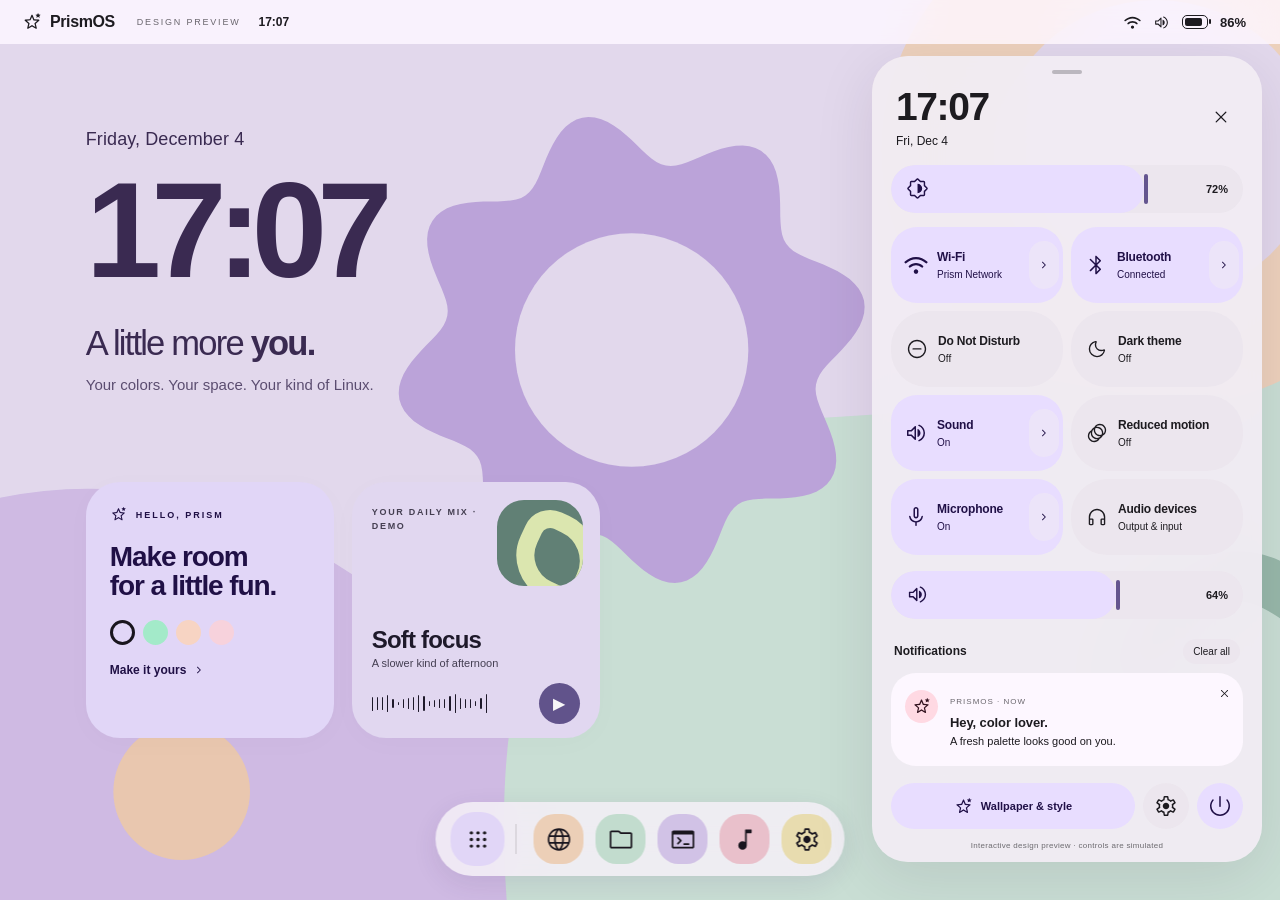
<file: preview/index.html>
<!doctype html>
<html lang="en">
<head>
  <meta charset="UTF-8">
  <meta name="viewport" content="width=device-width, initial-scale=1, viewport-fit=cover">
  <meta name="theme-color" content="#e9dff4">
  <title>PrismOS · Express yourself</title>
  <link rel="stylesheet" href="style.css">
</head>
<body>
  <main id="desktop" aria-label="PrismOS interactive design preview">
    <div class="wallpaper" aria-hidden="true"><div class="wallpaper-art"></div></div>
    <header class="status-bar">
      <button class="brand" data-open="drawer" aria-label="Open all applications"><span data-icon="spark"></span><b>PrismOS</b><span class="preview-label">DESIGN PREVIEW</span></button>
      <span class="status-clock">13:30</span>
      <button class="status-system" data-open="shade" aria-label="Open Quick Settings" aria-expanded="true"><span data-icon="wifi"></span><span data-icon="volume"></span><span class="battery"><i></i></span><b>86%</b></button>
    </header>
    <section class="home-copy">
      <div class="date">Wednesday, October 14</div>
      <div class="giant-clock" aria-label="Current time">13<span>:</span>30</div>
      <h1>A little more <em>you.</em></h1>
      <p>Your colors. Your space. Your kind of Linux.</p>
    </section>
    <section class="home-widgets" aria-label="Desktop widgets">
      <article class="welcome-widget">
        <div class="widget-eyebrow"><span data-icon="spark"></span> HELLO, PRISM</div>
        <h2>Make room<br>for a little fun.</h2>
        <div class="palette-dots" aria-label="Choose color palette"></div>
        <button class="text-button" data-open="appearance">Make it yours <span data-icon="arrow"></span></button>
      </article>
      <article class="media-widget">
        <div class="album-art" aria-hidden="true"><div class="album-flower"></div></div>
        <span class="eyebrow">YOUR DAILY MIX · DEMO</span>
        <h3>Soft focus</h3><p>A slower kind of afternoon</p>
        <div class="media-bottom"><div class="wave" aria-hidden="true"></div><button id="play-media" class="round-button" aria-label="Play demo track">▶</button></div>
      </article>
    </section>
    <nav class="dock" aria-label="Favorite applications">
      <button class="dock-app all-apps" data-open="drawer" aria-label="All apps"><span data-icon="apps"></span><span class="dock-tip">All apps</span></button>
      <div class="dock-divider"></div>
      <button class="dock-app" data-app="browser" aria-label="Browser"><span class="app-icon peach" data-icon="browser"></span><span class="dock-tip">Browser</span></button>
      <button class="dock-app" data-app="files" aria-label="Files"><span class="app-icon mint" data-icon="folder"></span><span class="dock-tip">Files</span></button>
      <button class="dock-app" data-app="terminal" aria-label="Terminal"><span class="app-icon lilac" data-icon="terminal"></span><span class="dock-tip">Terminal</span></button>
      <button class="dock-app" data-app="settings" aria-label="Settings"><span class="app-icon butter" data-icon="settings"></span><span class="dock-tip">Settings</span></button>
      <button class="dock-app" data-app="music" aria-label="Music"><span class="app-icon rose" data-icon="music"></span><span class="dock-tip">Music</span></button>
    </nav>
    <div id="shade-backdrop" class="shade-backdrop" hidden></div>
    <aside id="shade" class="shade panel open" aria-label="Quick Settings" role="dialog" aria-modal="true" tabindex="-1">
      <div class="shade-handle" aria-hidden="true"></div>
      <div class="shade-heading"><div><div class="shade-clock">13:30</div><p class="shade-date">Wed, Oct 14</p></div><button class="round-button quiet" data-close="shade" aria-label="Close Quick Settings"><span data-icon="close"></span></button></div>
      <div class="brightness control-slider"><span data-icon="brightness"></span><input id="brightness" type="range" min="10" max="100" value="72" aria-label="Display brightness"><output for="brightness">72%</output></div>
      <div class="quick-grid">
        <div class="quick-tile active split-tile"><button class="tile-main" data-toggle="wifi" aria-pressed="true" aria-label="Toggle Wi-Fi"><span class="tile-icon" data-icon="wifi"></span><span><b>Wi-Fi</b><span class="tile-status">Prism Network</span></span></button><button class="tile-details" data-connections="wifi" aria-label="Wi-Fi devices and connections"><span data-icon="arrow"></span></button></div>
        <div class="quick-tile active split-tile"><button class="tile-main" data-toggle="bluetooth" aria-pressed="true" aria-label="Toggle Bluetooth"><span class="tile-icon" data-icon="bluetooth"></span><span><b>Bluetooth</b><span class="tile-status">Connected</span></span></button><button class="tile-details" data-connections="bluetooth" aria-label="Bluetooth devices and connections"><span data-icon="arrow"></span></button></div>
        <button class="quick-tile" data-toggle="dnd" aria-pressed="false"><span class="tile-icon" data-icon="dnd"></span><div><b>Do Not Disturb</b><span class="tile-status">Off</span></div></button>
        <button class="quick-tile" data-toggle="dark" aria-pressed="false"><span class="tile-icon" data-icon="moon"></span><div><b>Dark theme</b><span class="tile-status">Off</span></div></button>
        <div class="quick-tile active split-tile"><button class="tile-main" data-toggle="sound" aria-pressed="true" aria-label="Toggle sound"><span class="tile-icon" data-icon="volume"></span><span><b>Sound</b><span class="tile-status">On</span></span></button><button class="tile-details" data-open="sound-panel" aria-label="Sound devices and levels"><span data-icon="arrow"></span></button></div>
        <button class="quick-tile" data-toggle="reduced" aria-pressed="false"><span class="tile-icon" data-icon="motion"></span><div><b>Reduced motion</b><span class="tile-status">Off</span></div></button>
        <div class="quick-tile active split-tile"><button class="tile-main" data-toggle="microphone" aria-pressed="true" aria-label="Toggle microphone"><span class="tile-icon" data-icon="microphone"></span><span><b>Microphone</b><span class="tile-status">On</span></span></button><button class="tile-details" data-sound-open="input" aria-label="Microphone devices and levels"><span data-icon="arrow"></span></button></div>
        <button class="quick-tile" data-open="sound-panel"><span class="tile-icon" data-icon="headphones"></span><div><b>Audio devices</b><span class="tile-status">Output & input</span></div></button>
      </div>
      <div class="volume control-slider"><span data-icon="volume"></span><input id="volume" type="range" min="0" max="100" value="64" aria-label="Media volume"><output for="volume">64%</output></div>
      <div class="notification-heading"><b>Notifications</b><button id="clear-notifications" class="text-button">Clear all</button></div>
      <div id="notifications">
        <article class="notification"><span class="notification-icon" data-icon="spark"></span><div><span class="notification-app">PRISMOS · NOW</span><h3>Hey, color lover.</h3><p>A fresh palette looks good on you.</p></div><button class="dismiss-notification" aria-label="Dismiss welcome notification"><span data-icon="close"></span></button></article>
      </div>
      <div class="shade-footer"><button class="pill-button edit-button" data-open="appearance"><span data-icon="spark"></span>Wallpaper & style</button><button class="round-button" data-app="settings" aria-label="Settings"><span data-icon="settings"></span></button><button class="round-button power-button" id="power" aria-label="Show session menu"><span data-icon="power"></span></button></div>
      <p class="demo-note">Interactive design preview · controls are simulated</p>
    </aside>
    <div id="modal-backdrop" class="modal-backdrop" hidden></div>
    <section id="drawer" class="drawer modal panel" hidden aria-label="All applications" role="dialog" aria-modal="true" tabindex="-1">
      <div class="modal-heading"><div><span class="eyebrow">A PLACE FOR EVERYTHING</span><h2>Your apps</h2></div><button class="round-button quiet" data-close="drawer" aria-label="Close all applications"><span data-icon="close"></span></button></div>
      <label class="search-field"><span data-icon="search"></span><input id="app-search" placeholder="Search your apps" autocomplete="off" aria-label="Search applications"><kbd>/</kbd></label>
      <div id="app-grid" class="app-grid"></div>
      <p id="no-apps" hidden>No apps match your search.</p>
      <div class="drawer-footer">Start something good.<span>Esc to close · Enter to open</span></div>
    </section>
    <section id="appearance" class="appearance modal panel" hidden role="dialog" aria-modal="true" aria-label="Wallpaper and style" tabindex="-1">
      <div class="modal-heading"><div><span class="eyebrow">FEEL RIGHT AT HOME</span><h2>Make it yours.</h2></div><button class="round-button quiet" data-close="appearance" aria-label="Close style settings"><span data-icon="close"></span></button></div>
      <div class="style-preview"><div class="style-clock">13:30</div><div class="style-mini-tiles"><i></i><i></i><i></i></div></div>
      <h3>Find your color</h3><div class="palette-options"></div>
      <div class="settings-row"><div><b>Dark theme</b><p>Soft colors after sunset.</p></div><button class="switch" data-setting="dark" role="switch" aria-checked="false" aria-label="Dark theme"><i></i></button></div>
      <div class="settings-row"><div><b>Reduced motion</b><p>Keep the colors, simplify movement.</p></div><button class="switch" data-setting="reduced" role="switch" aria-checked="false" aria-label="Reduced motion"><i></i></button></div>
    </section>
    <section id="power-panel" class="power-panel modal panel" hidden role="dialog" aria-modal="true" aria-label="Session actions" tabindex="-1">
      <div class="modal-heading"><h2 id="power-heading">Take a moment.</h2><button class="round-button quiet" data-close="power-panel" aria-label="Close session actions"><span data-icon="close"></span></button></div>
      <p id="power-description">Choose what happens next.</p>
      <div class="power-choices"><button class="pill-button" data-power-choice="Lock">Lock</button><button class="pill-button" data-power-choice="Suspend">Suspend</button><button class="pill-button" data-power-choice="Sign out">Sign out</button><button class="pill-button" data-power-choice="Restart">Restart</button><button class="pill-button" data-power-choice="Power off">Power off</button></div>
      <button id="confirm-power" class="pill-button" hidden>Confirm</button><button id="cancel-power" class="text-button">Cancel</button>
      <p class="demo-note">Design preview · session actions are simulated</p>
    </section>
    <section id="connections" class="connections modal panel" hidden role="dialog" aria-modal="true" aria-label="Wireless connections" tabindex="-1">
      <div class="modal-heading"><div><span class="eyebrow">A LITTLE MORE CONNECTED</span><h2 id="connection-title">Wi-Fi</h2></div><button class="round-button quiet" data-open="shade" aria-label="Back to Quick Settings"><span data-icon="close"></span></button></div>
      <div class="connection-toolbar"><button id="connection-radio" class="pill-button">Turn off</button><button id="scan-connections" class="pill-button">Refresh</button></div>
      <p id="connection-status" role="status"></p>
      <div id="connection-list" class="connection-list"></div>
      <p class="demo-note">Interactive design preview · connections are simulated</p>
    </section>
    <section id="sound-panel" class="sound-panel modal panel" hidden role="dialog" aria-modal="true" aria-label="Sound and microphone" tabindex="-1">
      <div class="modal-heading"><div><span class="eyebrow">FIND YOUR SOUND</span><h2>Sound & mic.</h2></div><button class="round-button quiet" data-open="shade" aria-label="Back to Quick Settings"><span data-icon="close"></span></button></div>
      <p id="sound-status" role="status">Choose where sound goes.</p>
      <div class="sound-tabs" role="tablist" aria-label="Sound controls"><button id="sound-output-tab" role="tab" aria-selected="true" aria-controls="sound-output-section" data-sound-tab="output">Output</button><button id="sound-input-tab" role="tab" aria-selected="false" aria-controls="sound-input-section" data-sound-tab="input" tabindex="-1">Microphone</button></div>
      <div id="sound-output-section" role="tabpanel" aria-labelledby="sound-output-tab">
      <h3>Play through</h3><div id="sound-outputs" class="sound-choices" aria-label="Playback devices"></div>
      <p id="selected-output" class="sound-current"></p>
      <div class="control-slider"><span data-icon="volume"></span><input id="output-level" type="range" min="0" max="100" value="64" aria-label="Output volume"><output for="output-level">64%</output></div>
      <button id="mute-output" class="pill-button sound-mute" aria-pressed="false">Mute output</button>
      </div>
      <div id="sound-input-section" role="tabpanel" aria-labelledby="sound-input-tab" hidden>
      <h3>Microphone</h3><div id="sound-inputs" class="sound-choices" aria-label="Microphones"></div>
      <p id="selected-input" class="sound-current"></p>
      <div class="control-slider"><span data-icon="microphone"></span><input id="input-level" type="range" min="0" max="100" value="48" aria-label="Microphone level"><output for="input-level">48%</output></div>
      <button id="mute-input" class="pill-button sound-mute" aria-pressed="false">Mute microphone</button>
      <p class="sound-explanation">Muting affects the selected microphone. Other microphones can remain available to apps.</p>
      </div>
      <p class="demo-note">Design preview · devices and levels are simulated</p>
    </section>
    <div id="app-context" class="app-context panel" hidden role="menu" aria-label="Application actions"><button id="context-open" role="menuitem">Open</button><button id="context-pin" role="menuitem">Pin to dock</button></div>
    <section id="app-window" class="app-window panel" hidden aria-label="Application preview" role="dialog" aria-modal="true" tabindex="-1">
      <div class="app-titlebar"><div class="app-title"><span id="window-icon"></span><b id="window-title"></b><span class="window-label">PREVIEW</span></div><button class="round-button quiet" id="close-app" aria-label="Close application"><span data-icon="close"></span></button></div>
      <div id="app-content"></div>
    </section>
    <div id="launch-splash" class="launch-splash" hidden aria-hidden="true"><div id="splash-icon"></div><div class="expressive-loader"></div></div>
    <div id="toast" class="toast" role="status" hidden></div>
  </main>
  <script src="tokens.js"></script>
  <script src="icons.js"></script>
  <script src="app.js"></script>
</body>
</html>
</file>
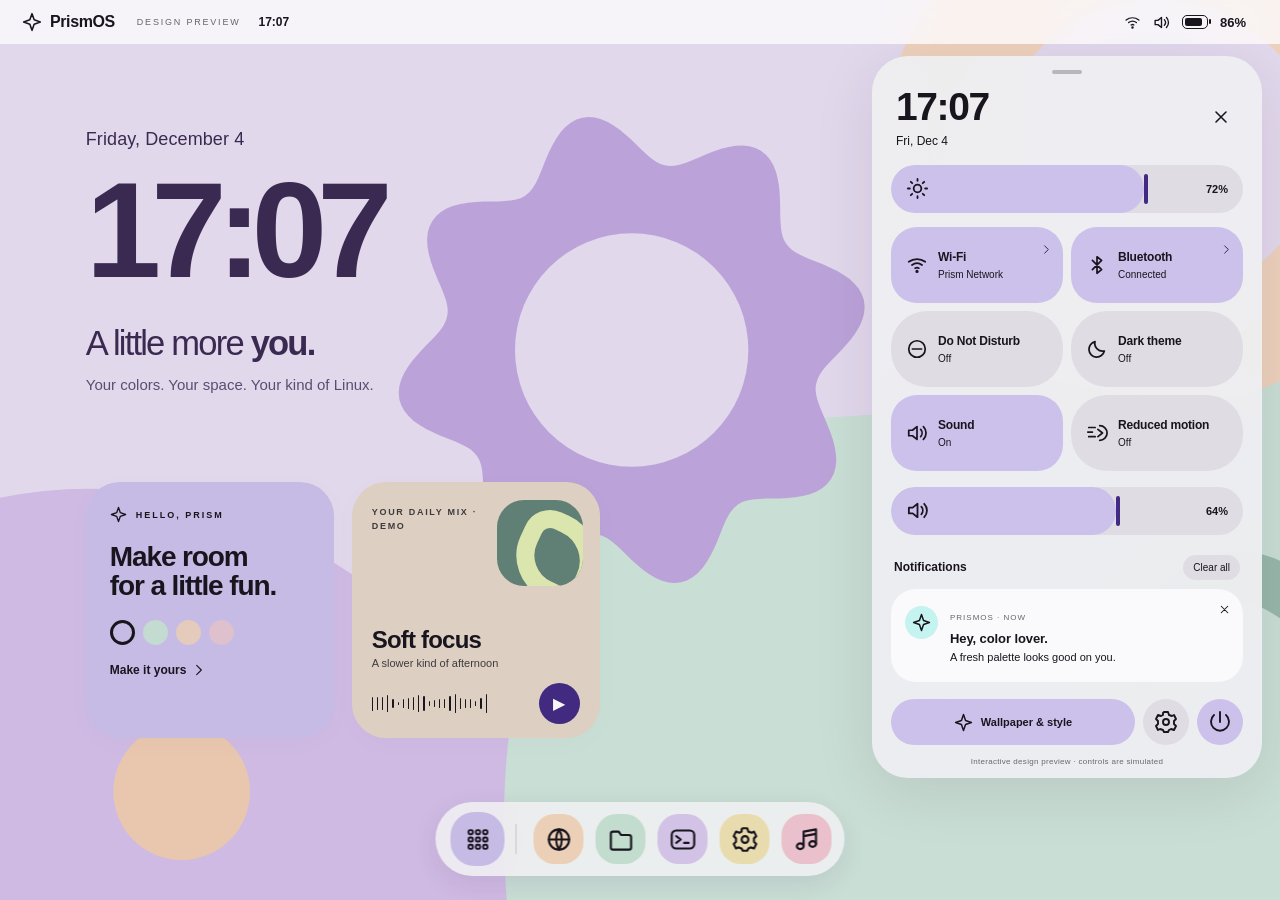
<file: PrismOS-Preview-v0.1.html>
<!doctype html>
<html lang="en">
<head>
  <meta charset="UTF-8">
  <meta name="viewport" content="width=device-width, initial-scale=1, viewport-fit=cover">
  <meta name="theme-color" content="#e9dff4">
  <title>PrismOS · Express yourself</title>
  <style>
@font-face{font-family:Prism;src:local("Roboto"),local("Arial");font-display:swap}
:root{--primary:#ccc1eb;--primaryStrong:#422a83;--onPrimary:#19151e;--onPrimaryStrong:white;--secondary:#e4d7c8;--tertiary:#c4f3f0;--surface:#faf9fb;--surfaceContainer:#efeef2;--surfaceHigh:#dfdce4;--onSurface:#19151e;--onSurfaceHigh:#19151e;--outline:#756e87;--fast:160ms;--standard:320ms;--slow:500ms;--spring:cubic-bezier(.22,1.25,.34,1);color-scheme:light}
.shade:focus,.modal:focus,.app-window:focus{outline:none}
*{box-sizing:border-box}body{margin:0;font-family:Prism,"Arial",sans-serif;color:var(--onSurface);overflow:hidden}button,input{font:inherit}button{color:inherit;cursor:pointer;border:0;background:none;-webkit-tap-highlight-color:transparent}button:focus-visible,input:focus-visible{outline:3px solid var(--primaryStrong);outline-offset:4px}button svg{pointer-events:none}button:disabled{opacity:.4;cursor:default}[hidden]{display:none!important}svg{width:24px;height:24px;display:block}button{transition:background var(--fast),transform var(--fast) var(--spring),border-radius var(--standard) var(--spring)}button:active{transform:scale(.94)}#desktop{width:100vw;height:100dvh;min-height:500px;position:relative;isolation:isolate;overflow:hidden}.wallpaper{position:absolute;inset:0;z-index:-2;background:#e9dff4}.wallpaper-art{position:absolute;inset:0;background-size:cover;background-position:center;transition:filter var(--standard)}body.dark .wallpaper-art{filter:brightness(.4) saturate(.85)}.status-bar{height:44px;display:flex;align-items:center;gap:18px;padding:0 22px;background:color-mix(in srgb,var(--surface) 80%,transparent);backdrop-filter:blur(22px);position:relative;z-index:40;font-size:13px}.brand{display:flex;gap:8px;align-items:center;padding:4px 0}.brand svg{width:20px;height:20px}.brand b{font-size:16px;letter-spacing:-.4px}.preview-label{font-size:9px;letter-spacing:1.8px;margin-left:14px;opacity:.65}.status-clock{flex:1;font-size:12px;font-weight:600}.status-system{display:flex;align-items:center;gap:12px;height:34px;padding:0 12px;border-radius:20px}.status-system:hover{background:var(--primary)}.status-system svg{width:17px;height:17px}.battery{width:26px;height:14px;border:1.8px solid currentColor;border-radius:5px;position:relative;padding:2px}.battery:after{content:"";position:absolute;right:-4px;top:3px;width:2px;height:5px;background:currentColor;border-radius:2px}.battery i{display:block;width:86%;height:100%;border-radius:2px;background:currentColor}.home-copy{position:absolute;left:6.7%;top:14.3%;color:#3b2b53;transition:opacity var(--standard),transform var(--standard)}body.dark .home-copy{color:#f0e7fa}.home-copy .date{font-size:18px;font-weight:500;letter-spacing:.1px}.giant-clock{font-size:clamp(94px,10.6vw,164px);line-height:1.18;font-weight:800;letter-spacing:-10px;font-variant-numeric:tabular-nums}.giant-clock span{font-weight:500}.home-copy h1{font-size:clamp(28px,2.7vw,42px);font-weight:500;letter-spacing:-1.8px;line-height:1.1;margin:14px 0}.home-copy em{font-style:normal;font-weight:800}.home-copy p{font-size:15px;margin:0;opacity:.8}.home-widgets{position:absolute;left:6.7%;bottom:18%;display:flex;gap:18px;align-items:stretch}.welcome-widget,.media-widget{width:248px;height:256px;border-radius:34px;padding:24px;background:var(--surfaceContainer);box-shadow:0 5px 30px #30174605;transition:background var(--standard)}.welcome-widget{background:var(--primary);color:var(--onPrimary)}.widget-eyebrow{font-size:9px;letter-spacing:2px;font-weight:700;display:flex;align-items:center;gap:9px}.widget-eyebrow svg{width:17px;height:17px}.welcome-widget h2{font-size:28px;line-height:1.05;letter-spacing:-1.1px;margin:19px 0 19px;font-weight:600}.palette-dots{display:flex;gap:8px}.palette-dot{width:25px;height:25px;border-radius:50%;border:3px solid transparent}.palette-dot.selected{border-color:#19151e}.text-button{font-size:12px;display:flex;align-items:center;gap:6px;padding:0;min-height:30px}.text-button svg{width:14px;height:14px}.welcome-widget>.text-button{margin-top:10px;font-weight:600}.media-widget{position:relative;padding:20px;background:var(--secondary);color:var(--onSecondary)}.album-art{height:86px;width:86px;position:absolute;right:17px;top:18px;background:#648478;border-radius:27px;overflow:hidden}.album-flower{height:85px;width:85px;border:18px solid #e2edb4;position:absolute;left:18px;top:15px;border-radius:32% 58% 28% 55%;transform:rotate(25deg)}.media-widget .eyebrow{display:block;max-width:110px;line-height:1.5;margin-top:4px}.eyebrow{font-size:9px;letter-spacing:1.7px;font-weight:700;opacity:.8}.media-widget h3{font-size:24px;font-weight:600;letter-spacing:-.8px;margin:93px 0 3px}.media-widget p{font-size:11px;margin:0;opacity:.8}.media-bottom{display:flex;align-items:center;justify-content:space-between;margin-top:14px}.round-button{width:46px;height:46px;border-radius:50%;display:grid;place-items:center;flex-shrink:0;background:var(--surfaceHigh)}.round-button.quiet{background:transparent}.round-button:hover{background:var(--primary)}.media-bottom .round-button{background:var(--primaryStrong);color:var(--onPrimaryStrong);font-size:16px;width:41px;height:41px}.wave{width:115px;height:23px;display:flex;align-items:center;gap:4px}.wave i{width:3px;border-radius:4px;background:currentColor;height:12px}.wave.playing i{animation:wave 700ms ease-in-out infinite alternate;animation-delay:calc(var(--index)*-65ms)}@keyframes wave{to{height:4px;opacity:.6}}.dock{position:absolute;bottom:24px;left:50%;transform:translateX(-50%);display:flex;gap:8px;align-items:center;padding:10px 15px;border-radius:38px;background:color-mix(in srgb,var(--surface) 86%,transparent);backdrop-filter:blur(26px);box-shadow:0 8px 26px #3b205719;z-index:15}.dock-app{position:relative;width:54px;height:54px;display:grid;place-items:center;border-radius:24px}.dock-app:hover{transform:translateY(-4px)}.all-apps{background:var(--primary)}.all-apps svg{width:25px;height:25px}.dock-divider{height:30px;width:1px;background:color-mix(in srgb,var(--onSurface) 18%,transparent);margin:0 3px}.dock-tip{position:absolute;bottom:calc(100% + 17px);padding:7px 11px;background:var(--surface);border-radius:14px;white-space:nowrap;font-size:11px;opacity:0;transform:translateY(4px);transition:opacity var(--fast),transform var(--fast);pointer-events:none}.dock-app:hover .dock-tip,.dock-app:focus-visible .dock-tip{opacity:1;transform:none}.app-icon{width:50px;height:50px;display:grid;place-items:center;border-radius:21px;color:#19151e}.app-icon svg{width:27px;height:27px}.peach{background:#f4d6bd}.mint{background:#c8e3d4}.lilac{background:#d8c8ed}.butter{background:#efe3b4}.rose{background:#f0c6d1}.panel{background:var(--surfaceContainer);box-shadow:0 14px 60px #2818301a}.shade{position:absolute;z-index:30;right:18px;top:56px;width:390px;padding:14px 19px 12px;border-radius:36px;background:color-mix(in srgb,var(--surfaceContainer) 94%,transparent);backdrop-filter:blur(36px);transform:translateY(-35px) scale(.95);transform-origin:top right;opacity:0;pointer-events:none;transition:transform var(--standard) var(--spring),opacity var(--fast),background var(--standard);max-height:calc(100dvh - 76px);overflow-y:auto;scrollbar-width:none}.shade.open{transform:none;opacity:1;pointer-events:auto}.shade-handle{height:4px;width:30px;border-radius:3px;background:color-mix(in srgb,var(--onSurface) 25%,transparent);margin:0 auto 12px}.shade-heading{display:flex;justify-content:space-between;align-items:center;margin:0 5px 17px}.shade-clock{font-size:39px;font-weight:600;letter-spacing:-1.4px;line-height:1.1}.shade-heading p{font-size:12px;margin:5px 0 0}.shade-heading>.round-button{width:35px;height:35px}.shade-heading svg{width:20px;height:20px}.control-slider{height:48px;position:relative;border-radius:26px;margin-bottom:14px;display:flex;align-items:center;background:var(--surfaceHigh);overflow:hidden;padding:0 15px;--value:72%}.control-slider:before{content:"";position:absolute;inset:0 auto 0 0;width:var(--value);border-radius:26px;background:var(--primary);transition:width 50ms linear}.control-slider>span{position:relative;z-index:1;pointer-events:none}.control-slider>span svg{width:23px;height:23px;color:var(--onPrimary)}.control-slider input{position:absolute;inset:0;width:100%;height:100%;margin:0;opacity:0;cursor:ew-resize;z-index:2}.control-slider output{position:relative;margin-left:auto;font-size:11px;font-weight:600;pointer-events:none;z-index:1}.control-slider:has(input:focus-visible){outline:3px solid var(--primaryStrong);outline-offset:3px}.control-slider:after{content:"";width:4px;height:30px;border-radius:5px;position:absolute;left:clamp(30px,var(--value),calc(100% - 10px));top:9px;background:var(--primaryStrong);pointer-events:none;transition:height var(--fast),top var(--fast)}.control-slider:active:after{height:38px;top:5px}.quick-grid{display:grid;grid-template-columns:1fr 1fr;gap:8px;margin-bottom:16px}.quick-tile{display:flex;align-items:center;gap:10px;text-align:left;height:76px;position:relative;background:var(--surfaceHigh);color:var(--onSurfaceHigh);border-radius:36px;padding:0 16px 0 15px;transition:background var(--fast),border-radius var(--standard) var(--spring),transform var(--fast) var(--spring)}.quick-tile.active{background:var(--primary);color:var(--onPrimary);border-radius:26px}.quick-tile:active{border-radius:18px;transform:scale(.96)}.quick-tile>.tile-icon svg{width:22px;height:22px}.quick-tile>div{min-width:0}.quick-tile b{display:block;font-size:12px;font-weight:600;white-space:nowrap;letter-spacing:-.2px}.quick-tile .tile-status{display:block;font-size:10px;margin-top:5px;overflow:hidden;text-overflow:ellipsis;white-space:nowrap;max-width:95px}.tile-arrow{position:absolute;right:11px;top:17px}.tile-arrow svg{width:11px;height:11px}.notification-heading{display:flex;align-items:center;justify-content:space-between;font-size:12px;margin:20px 3px 9px}.notification-heading>.text-button{font-size:10px;min-height:25px;padding:3px 10px;border-radius:14px;background:var(--surfaceHigh)}.notification{display:flex;gap:12px;padding:17px 14px;background:var(--surface);border-radius:25px;position:relative}.notification-icon{width:33px;height:33px;background:var(--tertiary);color:var(--onTertiary);border-radius:50%;display:grid;place-items:center;flex-shrink:0}.notification-icon svg{width:19px;height:19px}.notification-app{font-size:8px;letter-spacing:1px;opacity:.65}.notification h3{font-size:13px;font-weight:600;letter-spacing:-.1px;margin:7px 0 4px}.notification p{font-size:11px;line-height:1.4;margin:0}.dismiss-notification{position:absolute;right:7px;top:9px;padding:5px}.dismiss-notification svg{width:13px;height:13px}.caught-up{text-align:center;font-size:12px;padding:20px 0;opacity:.75}.shade-footer{display:flex;gap:8px;align-items:center;margin-top:17px}.pill-button{border-radius:24px;min-height:46px;padding:0 18px;display:flex;gap:8px;align-items:center;justify-content:center;background:var(--primary);color:var(--onPrimary);font-size:12px;font-weight:600}.pill-button svg{width:19px;height:19px}.edit-button{margin-right:auto;flex:1;font-size:11px;padding:0 12px}.power-button{background:var(--primary);color:var(--onPrimary)}.demo-note{font-size:8px;text-align:center;margin:12px 0 0;opacity:.62;letter-spacing:.3px}.modal-backdrop{position:absolute;inset:44px 0 0;background:#1b142544;backdrop-filter:blur(12px);z-index:45;animation:fade-in var(--fast)}.shade-backdrop{position:absolute;inset:44px 0 0;z-index:25;background:#271b3309}.modal{position:absolute;z-index:50;left:50%;top:50%;transform:translate(-50%,-50%);border-radius:40px;padding:30px;background:var(--surface);animation:modal-in var(--standard) var(--spring);max-height:calc(100dvh - 80px);overflow:auto}.modal-heading{display:flex;justify-content:space-between;align-items:center}.modal-heading h2{font-size:34px;letter-spacing:-1.3px;margin:9px 0 0;font-weight:600}.modal-heading .round-button{width:43px;height:43px}.drawer{width:min(860px,calc(100% - 40px));min-height:500px}.search-field{height:55px;border-radius:29px;background:var(--surfaceContainer);display:flex;align-items:center;gap:14px;padding:0 19px;margin:26px 0}.search-field svg{width:21px;height:21px}.search-field input{background:none;border:0;color:var(--onSurface);font-size:14px;flex:1;min-width:0;outline:0}.search-field:has(input:focus-visible){outline:3px solid var(--primaryStrong);outline-offset:3px}.search-field kbd{font-size:10px;border:1px solid var(--outline);border-radius:6px;padding:2px 6px;opacity:.65}.app-grid{display:grid;grid-template-columns:repeat(6,1fr);gap:20px 10px;margin:30px 0;max-height:390px;overflow:auto}.app-choice{display:flex;flex-direction:column;align-items:center;gap:10px;font-size:11px;min-height:94px;padding:6px;border-radius:26px}.app-choice:hover{background:var(--surfaceContainer)}.app-choice .app-icon{height:60px;width:60px;border-radius:24px}.app-choice svg{height:30px;width:30px}.drawer-footer{display:flex;justify-content:space-between;align-items:center;font-size:11px;padding-top:20px;border-top:1px solid var(--surfaceHigh)}.drawer-footer span{font-size:10px;opacity:.6}.appearance{width:min(550px,calc(100% - 40px))}.style-preview{height:150px;position:relative;background:var(--primary);color:var(--onPrimary);border-radius:30px;margin:24px 0;padding:20px;overflow:hidden}.style-clock{font-size:50px;font-weight:700;letter-spacing:-2px}.style-mini-tiles{display:flex;gap:8px;margin-top:14px}.style-mini-tiles i{display:block;width:75px;height:28px;border-radius:20px;background:var(--surface)}.style-mini-tiles i:nth-child(2){background:var(--secondary)}.style-mini-tiles i:nth-child(3){background:var(--tertiary)}.appearance h3{font-size:14px;font-weight:600;margin:22px 0 14px}.palette-options{display:flex;gap:10px}.palette-option{flex:1;border:2px solid transparent;padding:12px 4px 9px;border-radius:23px;background:var(--surfaceContainer);font-size:10px;display:flex;align-items:center;flex-direction:column;gap:8px}.palette-option.selected{border-color:var(--primaryStrong)}.palette-swatch{height:37px;width:37px;border-radius:50%;display:flex;overflow:hidden;transform:rotate(-25deg)}.palette-swatch i{width:50%;height:100%}.settings-row{display:flex;justify-content:space-between;align-items:center;margin-top:23px;font-size:13px}.settings-row p{font-size:11px;margin:6px 0 0;opacity:.7}.switch{height:30px;width:50px;padding:3px;background:var(--surfaceHigh);border:2px solid var(--outline);border-radius:20px;display:flex;align-items:center}.switch i{height:18px;width:18px;border-radius:50%;background:var(--outline);transition:transform var(--standard) var(--spring),background var(--fast)}.switch.on{background:var(--primaryStrong);border-color:var(--primaryStrong)}.switch.on i{background:var(--onPrimaryStrong);transform:translateX(19px)}.app-window{position:absolute;z-index:48;left:50%;top:50%;transform:translate(-50%,-50%);width:min(850px,calc(100% - 44px));height:min(580px,calc(100dvh - 130px));border-radius:32px;overflow:hidden;background:var(--surface);animation:app-in var(--standard) var(--spring)}.app-titlebar{display:flex;align-items:center;justify-content:space-between;height:62px;padding:0 18px;background:var(--surfaceContainer)}.app-title{display:flex;align-items:center;gap:12px;font-size:13px}.app-title svg{height:20px;width:20px}.window-label{font-size:8px;letter-spacing:1.5px;padding:4px 6px;border-radius:6px;background:var(--surfaceHigh)}.app-titlebar>.round-button{width:35px;height:35px}.app-titlebar>.round-button svg{width:18px;height:18px}#app-content{height:calc(100% - 62px);overflow:auto}.files-app{display:grid;grid-template-columns:180px 1fr;height:100%}.files-sidebar{padding:24px 16px;background:var(--surfaceContainer);display:flex;flex-direction:column;gap:8px}.files-sidebar button{font-size:12px;display:flex;gap:10px;align-items:center;padding:12px;border-radius:18px;text-align:left}.files-sidebar button.selected{background:var(--primary);color:var(--onPrimary)}.files-sidebar svg{height:18px;width:18px}.files-main{padding:26px}.files-main h2{font-size:28px;font-weight:600;letter-spacing:-1px;margin:0 0 26px}.file-grid{display:grid;grid-template-columns:repeat(3,1fr);gap:18px}.file-card{padding:14px 8px;background:var(--surfaceContainer);border-radius:24px;text-align:center;font-size:11px;line-height:1.5}.file-card>span{display:grid;place-items:center;height:65px;margin:0 auto 12px;color:var(--primaryStrong)}.file-card svg{width:39px;height:39px}.file-card small{display:block;opacity:.6}.browser-app{padding:25px;height:100%;background:var(--surface)}.browser-address{padding:13px 20px;background:var(--surfaceContainer);border-radius:25px;font-size:12px;color:var(--outline)}.browser-home{text-align:center;padding-top:55px}.browser-home>svg{margin:auto;height:50px;width:50px;color:var(--primaryStrong)}.browser-home h2{font-size:39px;letter-spacing:-1.4px;font-weight:600}.browser-home p{font-size:13px}.terminal-app{height:100%;padding:28px;background:#211b2d;color:#e9dff4;font:13px/1.9 ui-monospace,monospace;white-space:pre-wrap}.terminal-app b{color:#cbe6d7}.terminal-line{display:flex;gap:10px;align-items:center}.terminal-line input{font:inherit;flex:1;min-width:0;color:#e9dff4;border:0;outline:none;background:none}.generic-app{padding:50px;text-align:center}.generic-app>svg{width:58px;height:58px;margin:auto;color:var(--primaryStrong)}.generic-app h2{font-size:35px;font-weight:600;letter-spacing:-1px}.generic-app p{font-size:13px;line-height:1.7}.launch-splash{position:absolute;z-index:60;border-radius:26px;background:var(--primary);color:var(--onPrimary);display:flex;flex-direction:column;gap:24px;align-items:center;justify-content:center;pointer-events:none}.launch-splash svg{width:60px;height:60px}.expressive-loader{width:30px;height:30px;background:var(--primaryStrong);clip-path:polygon(50% 0,65% 13%,85% 10%,88% 30%,100% 50%,85% 65%,90% 85%,70% 88%,50% 100%,35% 87%,15% 90%,12% 70%,0 50%,15% 35%,10% 15%,30% 12%);animation:flower-spin 1300ms linear infinite,flower-morph 700ms ease-in-out infinite alternate}@keyframes flower-spin{to{transform:rotate(360deg)}}@keyframes flower-morph{to{border-radius:50%;clip-path:polygon(50% 0,68% 5%,87% 13%,95% 32%,100% 50%,95% 68%,87% 87%,68% 95%,50% 100%,32% 95%,13% 87%,5% 68%,0 50%,5% 32%,13% 13%,32% 5%)}}.toast{position:absolute;z-index:80;left:50%;bottom:116px;transform:translateX(-50%);background:var(--surface);color:var(--onSurface);padding:15px 24px;border-radius:25px;font-size:12px;box-shadow:0 10px 40px #211b2d20;max-width:calc(100% - 40px);text-align:center;animation:fade-in var(--fast)}@keyframes modal-in{from{opacity:0;transform:translate(-50%,-43%) scale(.94)}}@keyframes app-in{from{opacity:0;transform:translate(-50%,-46%) scale(.95)}}@keyframes fade-in{from{opacity:0}}.closing{pointer-events:none;animation:close-out var(--fast) ease-in forwards}@keyframes close-out{to{opacity:0;transform:translate(-50%,-48%) scale(.97)}}.reduced-motion *,.reduced-motion *:before,.reduced-motion *:after{animation-duration:0.01ms!important;animation-iteration-count:1!important;transition-duration:0.01ms!important;scroll-behavior:auto!important}.reduced-motion .expressive-loader{animation:none}.reduced-motion .wave i{animation:none}@media(prefers-reduced-motion:reduce){body:not(.motion-override) *{animation-duration:.01ms!important;animation-iteration-count:1!important;transition-duration:.01ms!important}}
@media(min-width:1600px){.home-widgets{bottom:21%}.welcome-widget,.media-widget{width:280px;height:270px}.welcome-widget h2{font-size:32px}.shade{width:414px}.quick-tile{height:83px}.quick-tile b{font-size:13px}.shade-clock{font-size:44px}}
@media(max-height:760px) and (min-width:900px){.home-copy{top:14%}.home-copy .giant-clock{font-size:100px}.home-copy h1{font-size:29px;margin:6px 0}.home-widgets{bottom:16%}.welcome-widget,.media-widget{height:211px;width:226px;padding:18px}.welcome-widget h2{font-size:25px;margin:15px 0}.media-widget h3{margin-top:68px}.media-bottom{margin-top:6px}.media-widget .album-art{width:70px;height:70px}.shade{max-height:calc(100dvh - 68px);top:50px;padding:10px 16px}.quick-tile{height:63px}.quick-grid{gap:6px;margin-bottom:10px}.shade-heading{margin-bottom:12px}.control-slider{height:42px;margin-bottom:10px}.control-slider:after{top:6px}.notification-heading{margin-top:10px}.shade-footer{margin-top:12px}.shade-handle{margin-bottom:9px}.dock{bottom:15px}.demo-note{margin-top:8px}}
@media(max-width:1000px){.home-copy{left:5%;top:16%}.home-copy .giant-clock{font-size:104px}.home-widgets{left:5%;gap:12px}.welcome-widget{width:224px}.media-widget{display:none}.home-copy h1{font-size:31px}.shade{width:370px;right:12px}.quick-tile{padding-left:13px;gap:8px}.app-grid{grid-template-columns:repeat(5,1fr)}}
@media(max-width:650px){#desktop{min-height:400px}.status-bar{padding:0 15px;gap:10px}.preview-label{display:none}.status-clock{font-size:11px}.status-system{gap:7px;padding:0 4px}.status-system svg{width:15px;height:15px}.home-copy{top:14%;left:8%}.home-copy .date{font-size:13px}.home-copy .giant-clock{font-size:98px;letter-spacing:-7px}.home-copy h1{font-size:30px;letter-spacing:-1px}.home-copy p{font-size:12px}.home-widgets{left:8%;bottom:19%}.welcome-widget{width:236px;height:221px}.welcome-widget h2{font-size:26px}.dock{bottom:17px;gap:3px;padding:9px 11px}.dock-app{width:46px;height:46px}.dock-app .app-icon{width:42px;height:42px;border-radius:18px}.dock-app .app-icon svg{width:23px;height:23px}.dock-divider{margin:0 2px}.shade{width:calc(100% - 20px);right:10px;top:52px;max-height:calc(100dvh - 62px);padding:13px 18px 12px;border-radius:32px}.shade-backdrop{background:#211b2d33;backdrop-filter:blur(10px)}.shade .quick-tile{height:76px}.quick-tile b{font-size:12px}.shade-footer .edit-button{font-size:10px}.home-copy,.home-widgets{transition:filter var(--standard)}body.shade-visible .home-copy,body.shade-visible .home-widgets{filter:blur(7px)}.drawer,.appearance{width:calc(100% - 20px);padding:23px;border-radius:32px;max-height:calc(100dvh - 62px)}.modal-heading h2{font-size:29px}.app-grid{grid-template-columns:repeat(3,1fr);gap:12px 4px;max-height:calc(100dvh - 360px)}.drawer-footer>span{display:none}.palette-options{gap:6px}.palette-option{padding:10px 2px}.files-app{grid-template-columns:120px 1fr}.files-sidebar{padding:18px 8px}.files-sidebar button{padding:10px 7px;font-size:10px;gap:7px}.files-main{padding:20px 14px}.file-grid{grid-template-columns:repeat(2,1fr);gap:10px}.files-main h2{font-size:24px}.app-window{width:calc(100% - 20px);height:calc(100dvh - 105px)}.generic-app{padding:35px 20px}.terminal-app{padding:20px;font-size:11px}}

</style>
</head>
<body>
  <main id="desktop" aria-label="PrismOS interactive design preview">
    <div class="wallpaper" aria-hidden="true"><div class="wallpaper-art"></div></div>
    <header class="status-bar">
      <button class="brand" data-open="drawer" aria-label="Open all applications"><span data-icon="spark"></span><b>PrismOS</b><span class="preview-label">DESIGN PREVIEW</span></button>
      <span class="status-clock">13:30</span>
      <button class="status-system" data-open="shade" aria-label="Open Quick Settings" aria-expanded="true"><span data-icon="wifi"></span><span data-icon="volume"></span><span class="battery"><i></i></span><b>86%</b></button>
    </header>
    <section class="home-copy">
      <div class="date">Wednesday, October 14</div>
      <div class="giant-clock" aria-label="Current time">13<span>:</span>30</div>
      <h1>A little more <em>you.</em></h1>
      <p>Your colors. Your space. Your kind of Linux.</p>
    </section>
    <section class="home-widgets" aria-label="Desktop widgets">
      <article class="welcome-widget">
        <div class="widget-eyebrow"><span data-icon="spark"></span> HELLO, PRISM</div>
        <h2>Make room<br>for a little fun.</h2>
        <div class="palette-dots" aria-label="Choose color palette"></div>
        <button class="text-button" data-open="appearance">Make it yours <span data-icon="arrow"></span></button>
      </article>
      <article class="media-widget">
        <div class="album-art" aria-hidden="true"><div class="album-flower"></div></div>
        <span class="eyebrow">YOUR DAILY MIX · DEMO</span>
        <h3>Soft focus</h3><p>A slower kind of afternoon</p>
        <div class="media-bottom"><div class="wave" aria-hidden="true"></div><button id="play-media" class="round-button" aria-label="Play demo track">▶</button></div>
      </article>
    </section>
    <nav class="dock" aria-label="Favorite applications">
      <button class="dock-app all-apps" data-open="drawer" aria-label="All apps"><span data-icon="apps"></span><span class="dock-tip">All apps</span></button>
      <div class="dock-divider"></div>
      <button class="dock-app" data-app="browser" aria-label="Browser"><span class="app-icon peach" data-icon="browser"></span><span class="dock-tip">Browser</span></button>
      <button class="dock-app" data-app="files" aria-label="Files"><span class="app-icon mint" data-icon="folder"></span><span class="dock-tip">Files</span></button>
      <button class="dock-app" data-app="terminal" aria-label="Terminal"><span class="app-icon lilac" data-icon="terminal"></span><span class="dock-tip">Terminal</span></button>
      <button class="dock-app" data-app="settings" aria-label="Settings"><span class="app-icon butter" data-icon="settings"></span><span class="dock-tip">Settings</span></button>
      <button class="dock-app" data-app="music" aria-label="Music"><span class="app-icon rose" data-icon="music"></span><span class="dock-tip">Music</span></button>
    </nav>
    <div id="shade-backdrop" class="shade-backdrop" hidden></div>
    <aside id="shade" class="shade panel open" aria-label="Quick Settings" role="dialog" aria-modal="true" tabindex="-1">
      <div class="shade-handle" aria-hidden="true"></div>
      <div class="shade-heading"><div><div class="shade-clock">13:30</div><p class="shade-date">Wed, Oct 14</p></div><button class="round-button quiet" data-close="shade" aria-label="Close Quick Settings"><span data-icon="close"></span></button></div>
      <div class="brightness control-slider"><span data-icon="brightness"></span><input id="brightness" type="range" min="10" max="100" value="72" aria-label="Display brightness"><output for="brightness">72%</output></div>
      <div class="quick-grid">
        <button class="quick-tile active" data-toggle="wifi" aria-pressed="true"><span class="tile-icon" data-icon="wifi"></span><div><b>Wi-Fi</b><span class="tile-status">Prism Network</span></div><span class="tile-arrow" data-icon="arrow"></span></button>
        <button class="quick-tile active" data-toggle="bluetooth" aria-pressed="true"><span class="tile-icon" data-icon="bluetooth"></span><div><b>Bluetooth</b><span class="tile-status">Connected</span></div><span class="tile-arrow" data-icon="arrow"></span></button>
        <button class="quick-tile" data-toggle="dnd" aria-pressed="false"><span class="tile-icon" data-icon="dnd"></span><div><b>Do Not Disturb</b><span class="tile-status">Off</span></div></button>
        <button class="quick-tile" data-toggle="dark" aria-pressed="false"><span class="tile-icon" data-icon="moon"></span><div><b>Dark theme</b><span class="tile-status">Off</span></div></button>
        <button class="quick-tile active" data-toggle="sound" aria-pressed="true"><span class="tile-icon" data-icon="volume"></span><div><b>Sound</b><span class="tile-status">On</span></div></button>
        <button class="quick-tile" data-toggle="reduced" aria-pressed="false"><span class="tile-icon" data-icon="motion"></span><div><b>Reduced motion</b><span class="tile-status">Off</span></div></button>
      </div>
      <div class="volume control-slider"><span data-icon="volume"></span><input id="volume" type="range" min="0" max="100" value="64" aria-label="Media volume"><output for="volume">64%</output></div>
      <div class="notification-heading"><b>Notifications</b><button id="clear-notifications" class="text-button">Clear all</button></div>
      <div id="notifications">
        <article class="notification"><span class="notification-icon" data-icon="spark"></span><div><span class="notification-app">PRISMOS · NOW</span><h3>Hey, color lover.</h3><p>A fresh palette looks good on you.</p></div><button class="dismiss-notification" aria-label="Dismiss welcome notification"><span data-icon="close"></span></button></article>
      </div>
      <div class="shade-footer"><button class="pill-button edit-button" data-open="appearance"><span data-icon="spark"></span>Wallpaper & style</button><button class="round-button" data-app="settings" aria-label="Settings"><span data-icon="settings"></span></button><button class="round-button power-button" id="power" aria-label="Show session menu"><span data-icon="power"></span></button></div>
      <p class="demo-note">Interactive design preview · controls are simulated</p>
    </aside>
    <div id="modal-backdrop" class="modal-backdrop" hidden></div>
    <section id="drawer" class="drawer modal panel" hidden aria-label="All applications" role="dialog" aria-modal="true" tabindex="-1">
      <div class="modal-heading"><div><span class="eyebrow">A PLACE FOR EVERYTHING</span><h2>Your apps</h2></div><button class="round-button quiet" data-close="drawer" aria-label="Close all applications"><span data-icon="close"></span></button></div>
      <label class="search-field"><span data-icon="search"></span><input id="app-search" placeholder="Search your apps" autocomplete="off" aria-label="Search applications"><kbd>/</kbd></label>
      <div id="app-grid" class="app-grid"></div>
      <p id="no-apps" hidden>No apps match your search.</p>
      <div class="drawer-footer">Start something good.<span>Esc to close · Enter to open</span></div>
    </section>
    <section id="appearance" class="appearance modal panel" hidden role="dialog" aria-modal="true" aria-label="Wallpaper and style" tabindex="-1">
      <div class="modal-heading"><div><span class="eyebrow">FEEL RIGHT AT HOME</span><h2>Make it yours.</h2></div><button class="round-button quiet" data-close="appearance" aria-label="Close style settings"><span data-icon="close"></span></button></div>
      <div class="style-preview"><div class="style-clock">13:30</div><div class="style-mini-tiles"><i></i><i></i><i></i></div></div>
      <h3>Find your color</h3><div class="palette-options"></div>
      <div class="settings-row"><div><b>Dark theme</b><p>Soft colors after sunset.</p></div><button class="switch" data-setting="dark" role="switch" aria-checked="false" aria-label="Dark theme"><i></i></button></div>
      <div class="settings-row"><div><b>Reduced motion</b><p>Keep the colors, simplify movement.</p></div><button class="switch" data-setting="reduced" role="switch" aria-checked="false" aria-label="Reduced motion"><i></i></button></div>
    </section>
    <section id="app-window" class="app-window panel" hidden aria-label="Application preview" role="dialog" aria-modal="true" tabindex="-1">
      <div class="app-titlebar"><div class="app-title"><span id="window-icon"></span><b id="window-title"></b><span class="window-label">PREVIEW</span></div><button class="round-button quiet" id="close-app" aria-label="Close application"><span data-icon="close"></span></button></div>
      <div id="app-content"></div>
    </section>
    <div id="launch-splash" class="launch-splash" hidden aria-hidden="true"><div id="splash-icon"></div><div class="expressive-loader"></div></div>
    <div id="toast" class="toast" role="status" hidden></div>
  </main>
  <script>
window.PRISM_TOKENS = {"version": 1, "motion": {"fast": 160, "standard": 320, "slow": 500}, "shape": {"tileInactive": 36, "tileActive": 26, "panel": 36, "app": 24}, "palettes": {"Lilac": {"seed": "#8469cf", "light": {"primary": "#ccc1eb", "primaryStrong": "#422a83", "secondary": "#e4d7c8", "tertiary": "#c4f3f0", "surface": "#faf9fb", "surfaceContainer": "#efeef2", "surfaceHigh": "#dfdce4", "outline": "#756e87", "error": "#a8332a", "onPrimary": "#19151e", "onPrimaryStrong": "#ffffff", "onSecondary": "#19151e", "onTertiary": "#19151e", "onSurface": "#19151e", "onSurfaceContainer": "#19151e", "onSurfaceHigh": "#19151e", "onError": "#ffffff", "seed": "#8469cf", "dark": false}, "dark": {"primary": "#bcaee5", "primaryStrong": "#ad9bdf", "secondary": "#d7c4ac", "tertiary": "#9eeae6", "surface": "#16141a", "surfaceContainer": "#24212c", "surfaceHigh": "#35313f", "outline": "#a29daf", "error": "#ffb4ab", "onPrimary": "#19151e", "onPrimaryStrong": "#19151e", "onSecondary": "#19151e", "onTertiary": "#19151e", "onSurface": "#ffffff", "onSurfaceContainer": "#ffffff", "onSurfaceHigh": "#ffffff", "onError": "#19151e", "seed": "#8469cf", "dark": true}}, "Mint": {"seed": "#47846a", "light": {"primary": "#cae2d8", "primaryStrong": "#3d715b", "secondary": "#e0c8e4", "tertiary": "#e7f3c4", "surface": "#f9fbfa", "surfaceContainer": "#eef2f0", "surfaceHigh": "#dce4e1", "outline": "#6e877c", "error": "#a8332a", "onPrimary": "#19151e", "onPrimaryStrong": "#ffffff", "onSecondary": "#19151e", "onTertiary": "#19151e", "onSurface": "#19151e", "onSurfaceContainer": "#19151e", "onSurfaceHigh": "#19151e", "onError": "#ffffff", "seed": "#47846a", "dark": false}, "dark": {"primary": "#b9dacc", "primaryStrong": "#a9d1c0", "secondary": "#d1acd7", "tertiary": "#d7ea9e", "surface": "#141a17", "surfaceContainer": "#212c27", "surfaceHigh": "#313f39", "outline": "#9dafa7", "error": "#ffb4ab", "onPrimary": "#19151e", "onPrimaryStrong": "#19151e", "onSecondary": "#19151e", "onTertiary": "#19151e", "onSurface": "#ffffff", "onSurfaceContainer": "#ffffff", "onSurfaceHigh": "#ffffff", "onError": "#19151e", "seed": "#47846a", "dark": true}}, "Tangerine": {"seed": "#c27443", "light": {"primary": "#ebd1c1", "primaryStrong": "#834d2a", "secondary": "#c8e4db", "tertiary": "#f3c4ef", "surface": "#fbfaf9", "surfaceContainer": "#f2efee", "surfaceHigh": "#e4dfdc", "outline": "#87786e", "error": "#a8332a", "onPrimary": "#19151e", "onPrimaryStrong": "#ffffff", "onSecondary": "#19151e", "onTertiary": "#19151e", "onSurface": "#19151e", "onSurfaceContainer": "#19151e", "onSurfaceHigh": "#19151e", "onError": "#ffffff", "seed": "#c27443", "dark": false}, "dark": {"primary": "#e5c3ae", "primaryStrong": "#dfb59b", "secondary": "#acd7c9", "tertiary": "#ea9ee5", "surface": "#1a1614", "surfaceContainer": "#2c2521", "surfaceHigh": "#3f3631", "outline": "#afa49d", "error": "#ffb4ab", "onPrimary": "#19151e", "onPrimaryStrong": "#19151e", "onSecondary": "#19151e", "onTertiary": "#19151e", "onSurface": "#ffffff", "onSurfaceContainer": "#ffffff", "onSurfaceHigh": "#ffffff", "onError": "#19151e", "seed": "#c27443", "dark": true}}, "Rose": {"seed": "#b85c80", "light": {"primary": "#e6c6d3", "primaryStrong": "#79354f", "secondary": "#cbe4c8", "tertiary": "#d1c4f3", "surface": "#fbf9fa", "surfaceContainer": "#f2eeef", "surfaceHigh": "#e4dce0", "outline": "#876e78", "error": "#a8332a", "onPrimary": "#19151e", "onPrimaryStrong": "#ffffff", "onSecondary": "#19151e", "onTertiary": "#19151e", "onSurface": "#19151e", "onSurfaceContainer": "#19151e", "onSurfaceHigh": "#19151e", "onError": "#ffffff", "seed": "#b85c80", "dark": false}, "dark": {"primary": "#dfb4c5", "primaryStrong": "#d7a3b7", "secondary": "#b1d7ac", "tertiary": "#b49eea", "surface": "#1a1416", "surfaceContainer": "#2c2125", "surfaceHigh": "#3f3137", "outline": "#af9da4", "error": "#ffb4ab", "onPrimary": "#19151e", "onPrimaryStrong": "#19151e", "onSecondary": "#19151e", "onTertiary": "#19151e", "onSurface": "#ffffff", "onSurfaceContainer": "#ffffff", "onSurfaceHigh": "#ffffff", "onError": "#19151e", "seed": "#b85c80", "dark": true}}}};

</script>
  <script>
window.PRISM_ICONS = {"wifi": "<svg xmlns=\"http://www.w3.org/2000/svg\" viewBox=\"0 0 24 24\" fill=\"none\" stroke=\"currentColor\" stroke-width=\"1.9\" stroke-linecap=\"round\" stroke-linejoin=\"round\"><path d=\"M3 8.5a15 15 0 0 1 18 0M6.5 12a9.3 9.3 0 0 1 11 0M10 15.5a3.8 3.8 0 0 1 4 0\"/><circle cx=\"12\" cy=\"19\" r=\".8\" fill=\"currentColor\"/></svg>\n", "bluetooth": "<svg xmlns=\"http://www.w3.org/2000/svg\" viewBox=\"0 0 24 24\" fill=\"none\" stroke=\"currentColor\" stroke-width=\"1.9\" stroke-linecap=\"round\" stroke-linejoin=\"round\"><path d=\"m7 7 10 10-5 4V3l5 4L7 17\"/></svg>\n", "brightness": "<svg xmlns=\"http://www.w3.org/2000/svg\" viewBox=\"0 0 24 24\" fill=\"none\" stroke=\"currentColor\" stroke-width=\"1.9\" stroke-linecap=\"round\" stroke-linejoin=\"round\"><circle cx=\"12\" cy=\"12\" r=\"4\"/><path d=\"M12 2v2m0 16v2M2 12h2m16 0h2M5 5l1.5 1.5M17.5 17.5 19 19M5 19l1.5-1.5M17.5 6.5 19 5\"/></svg>\n", "volume": "<svg xmlns=\"http://www.w3.org/2000/svg\" viewBox=\"0 0 24 24\" fill=\"none\" stroke=\"currentColor\" stroke-width=\"1.9\" stroke-linecap=\"round\" stroke-linejoin=\"round\"><path d=\"M3 9h4l5-4v14l-5-4H3zM16 8a6 6 0 0 1 0 8M19 5a10 10 0 0 1 0 14\"/></svg>\n", "moon": "<svg xmlns=\"http://www.w3.org/2000/svg\" viewBox=\"0 0 24 24\" fill=\"none\" stroke=\"currentColor\" stroke-width=\"1.9\" stroke-linecap=\"round\" stroke-linejoin=\"round\"><path d=\"M20 14.2A8.6 8.6 0 0 1 9.8 4 8.5 8.5 0 1 0 20 14.2Z\"/></svg>\n", "dnd": "<svg xmlns=\"http://www.w3.org/2000/svg\" viewBox=\"0 0 24 24\" fill=\"none\" stroke=\"currentColor\" stroke-width=\"1.9\" stroke-linecap=\"round\" stroke-linejoin=\"round\"><circle cx=\"12\" cy=\"12\" r=\"9\"/><path d=\"M7 12h10\"/></svg>\n", "motion": "<svg xmlns=\"http://www.w3.org/2000/svg\" viewBox=\"0 0 24 24\" fill=\"none\" stroke=\"currentColor\" stroke-width=\"1.9\" stroke-linecap=\"round\" stroke-linejoin=\"round\"><path d=\"M3 6h7M2 11h5M3 16h7m5-12a8 8 0 1 1 0 16m-2-12 5 4-5 4\"/></svg>\n", "spark": "<svg xmlns=\"http://www.w3.org/2000/svg\" viewBox=\"0 0 24 24\" fill=\"none\" stroke=\"currentColor\" stroke-width=\"1.9\" stroke-linecap=\"round\" stroke-linejoin=\"round\"><path d=\"m12 2 2.6 7.4L22 12l-7.4 2.6L12 22l-2.6-7.4L2 12l7.4-2.6Z\"/></svg>\n", "apps": "<svg xmlns=\"http://www.w3.org/2000/svg\" viewBox=\"0 0 24 24\" fill=\"none\" stroke=\"currentColor\" stroke-width=\"1.9\" stroke-linecap=\"round\" stroke-linejoin=\"round\"><rect x=\"3\" y=\"3\" width=\"4\" height=\"4\" rx=\"1.4\"/><rect x=\"3\" y=\"10\" width=\"4\" height=\"4\" rx=\"1.4\"/><rect x=\"3\" y=\"17\" width=\"4\" height=\"4\" rx=\"1.4\"/><rect x=\"10\" y=\"3\" width=\"4\" height=\"4\" rx=\"1.4\"/><rect x=\"10\" y=\"10\" width=\"4\" height=\"4\" rx=\"1.4\"/><rect x=\"10\" y=\"17\" width=\"4\" height=\"4\" rx=\"1.4\"/><rect x=\"17\" y=\"3\" width=\"4\" height=\"4\" rx=\"1.4\"/><rect x=\"17\" y=\"10\" width=\"4\" height=\"4\" rx=\"1.4\"/><rect x=\"17\" y=\"17\" width=\"4\" height=\"4\" rx=\"1.4\"/></svg>\n", "settings": "<svg xmlns=\"http://www.w3.org/2000/svg\" viewBox=\"0 0 24 24\" fill=\"none\" stroke=\"currentColor\" stroke-width=\"1.9\" stroke-linecap=\"round\" stroke-linejoin=\"round\"><path d=\"m9 3 1-1h4l1 3 3 1 2-1 2 4-2 2v3l2 2-2 4-3-1-2 1-1 2h-4l-1-2-3-1-2 1-2-4 2-2v-3L2 9l2-4 3 1 2-1Z\"/><circle cx=\"12\" cy=\"12\" r=\"3\"/></svg>\n", "lock": "<svg xmlns=\"http://www.w3.org/2000/svg\" viewBox=\"0 0 24 24\" fill=\"none\" stroke=\"currentColor\" stroke-width=\"1.9\" stroke-linecap=\"round\" stroke-linejoin=\"round\"><rect x=\"5\" y=\"10\" width=\"14\" height=\"11\" rx=\"3\"/><path d=\"M8 10V7a4 4 0 0 1 8 0v3M12 14v3\"/></svg>\n", "folder": "<svg xmlns=\"http://www.w3.org/2000/svg\" viewBox=\"0 0 24 24\" fill=\"none\" stroke=\"currentColor\" stroke-width=\"1.9\" stroke-linecap=\"round\" stroke-linejoin=\"round\"><path d=\"M3 7a2 2 0 0 1 2-2h5l2 3h7a2 2 0 0 1 2 2v9a2 2 0 0 1-2 2H5a2 2 0 0 1-2-2Z\"/></svg>\n", "browser": "<svg xmlns=\"http://www.w3.org/2000/svg\" viewBox=\"0 0 24 24\" fill=\"none\" stroke=\"currentColor\" stroke-width=\"1.9\" stroke-linecap=\"round\" stroke-linejoin=\"round\"><circle cx=\"12\" cy=\"12\" r=\"9\"/><path d=\"M3 12h18M12 3a18 18 0 0 1 0 18 18 18 0 0 1 0-18Z\"/></svg>\n", "terminal": "<svg xmlns=\"http://www.w3.org/2000/svg\" viewBox=\"0 0 24 24\" fill=\"none\" stroke=\"currentColor\" stroke-width=\"1.9\" stroke-linecap=\"round\" stroke-linejoin=\"round\"><rect x=\"2\" y=\"4\" width=\"20\" height=\"16\" rx=\"4\"/><path d=\"m6 9 4 3-4 3m7 0h4\"/></svg>\n", "music": "<svg xmlns=\"http://www.w3.org/2000/svg\" viewBox=\"0 0 24 24\" fill=\"none\" stroke=\"currentColor\" stroke-width=\"1.9\" stroke-linecap=\"round\" stroke-linejoin=\"round\"><path d=\"M9 18V5l11-2v13M9 9l11-2\"/><ellipse cx=\"6\" cy=\"18\" rx=\"3\" ry=\"2.5\"/><ellipse cx=\"17\" cy=\"16\" rx=\"3\" ry=\"2.5\"/></svg>\n", "calendar": "<svg xmlns=\"http://www.w3.org/2000/svg\" viewBox=\"0 0 24 24\" fill=\"none\" stroke=\"currentColor\" stroke-width=\"1.9\" stroke-linecap=\"round\" stroke-linejoin=\"round\"><rect x=\"3\" y=\"5\" width=\"18\" height=\"16\" rx=\"4\"/><path d=\"M7 3v4m10-4v4M3 11h18m-14 5h3m4 0h3\"/></svg>\n", "photo": "<svg xmlns=\"http://www.w3.org/2000/svg\" viewBox=\"0 0 24 24\" fill=\"none\" stroke=\"currentColor\" stroke-width=\"1.9\" stroke-linecap=\"round\" stroke-linejoin=\"round\"><rect x=\"3\" y=\"3\" width=\"18\" height=\"18\" rx=\"5\"/><circle cx=\"8\" cy=\"8\" r=\"2\"/><path d=\"m3 17 6-6 4 4 3-3 5 5\"/></svg>\n", "mail": "<svg xmlns=\"http://www.w3.org/2000/svg\" viewBox=\"0 0 24 24\" fill=\"none\" stroke=\"currentColor\" stroke-width=\"1.9\" stroke-linecap=\"round\" stroke-linejoin=\"round\"><rect x=\"3\" y=\"5\" width=\"18\" height=\"14\" rx=\"4\"/><path d=\"m4 7 8 6 8-6\"/></svg>\n", "search": "<svg xmlns=\"http://www.w3.org/2000/svg\" viewBox=\"0 0 24 24\" fill=\"none\" stroke=\"currentColor\" stroke-width=\"1.9\" stroke-linecap=\"round\" stroke-linejoin=\"round\"><circle cx=\"10.5\" cy=\"10.5\" r=\"6.5\"/><path d=\"m16 16 5 5\"/></svg>\n", "arrow": "<svg xmlns=\"http://www.w3.org/2000/svg\" viewBox=\"0 0 24 24\" fill=\"none\" stroke=\"currentColor\" stroke-width=\"1.9\" stroke-linecap=\"round\" stroke-linejoin=\"round\"><path d=\"m8 4 8 8-8 8\"/></svg>\n", "close": "<svg xmlns=\"http://www.w3.org/2000/svg\" viewBox=\"0 0 24 24\" fill=\"none\" stroke=\"currentColor\" stroke-width=\"1.9\" stroke-linecap=\"round\" stroke-linejoin=\"round\"><path d=\"m6 6 12 12M6 18 18 6\"/></svg>\n", "power": "<svg xmlns=\"http://www.w3.org/2000/svg\" viewBox=\"0 0 24 24\" fill=\"none\" stroke=\"currentColor\" stroke-width=\"1.9\" stroke-linecap=\"round\" stroke-linejoin=\"round\"><path d=\"M12 2v10M6 5a9 9 0 1 0 12 0\"/></svg>\n"};

</script>
  <script>
/* PrismOS design review. Local, offline, simulated controls only. */
(() => {
  'use strict';
  const $ = (selector, root = document) => root.querySelector(selector);
  const $$ = (selector, root = document) => [...root.querySelectorAll(selector)];
  const apps = [
    {id:'browser',name:'Browser',icon:'browser',color:'peach'},
    {id:'files',name:'Files',icon:'folder',color:'mint'},
    {id:'terminal',name:'Terminal',icon:'terminal',color:'lilac'},
    {id:'settings',name:'Settings',icon:'settings',color:'butter'},
    {id:'music',name:'Music',icon:'music',color:'rose'},
    {id:'calendar',name:'Calendar',icon:'calendar',color:'mint'},
    {id:'photos',name:'Photos',icon:'photo',color:'peach'},
    {id:'mail',name:'Mail',icon:'mail',color:'lilac'},
    {id:'style',name:'Wallpaper & style',icon:'spark',color:'rose'},
  ];
  const icon = name => window.PRISM_ICONS[name] || window.PRISM_ICONS.spark;
  const state = {palette:'Lilac',dark:false,reduced:matchMedia('(prefers-reduced-motion: reduce)').matches,wifi:true,bluetooth:true,dnd:false,sound:true};
  try { const saved = JSON.parse(localStorage.getItem('prismos-preview') || '{}');
    for (const key of ['palette','dark','reduced']) if (typeof saved[key] === typeof state[key]) state[key] = saved[key];
  } catch { /* Storage is optional, including in restricted file previews. */ }
  if (!window.PRISM_TOKENS.palettes[state.palette]) state.palette = 'Lilac';
  let panel = 'shade';
  let restoreFocus = null;
  let launchToken = 0;
  let toastTimeout;
  let playing = false;
  const panels = ['shade','drawer','appearance'];

  function hydrate(root = document) {
    $$('[data-icon]',root).forEach(el => { el.innerHTML = icon(el.dataset.icon); });
  }
  function persist() {
    try { localStorage.setItem('prismos-preview',JSON.stringify({palette:state.palette,dark:state.dark,reduced:state.reduced})); } catch {}
  }
  function applyTheme() {
    const roles = window.PRISM_TOKENS.palettes[state.palette][state.dark ? 'dark' : 'light'];
    for (const [name,value] of Object.entries(roles)) if (typeof value === 'string') document.documentElement.style.setProperty('--'+name,value);
    document.documentElement.style.colorScheme = state.dark ? 'dark' : 'light';
    document.body.classList.toggle('dark',state.dark);
    document.body.classList.toggle('reduced-motion',state.reduced);
    document.body.classList.add('motion-override');
    $$('[data-palette]').forEach(el => { el.classList.toggle('selected',el.dataset.palette === state.palette); el.setAttribute('aria-pressed',String(el.dataset.palette === state.palette)); });
    for (const key of ['dark','reduced']) {
      $$('[data-setting="'+key+'"]').forEach(el => { el.classList.toggle('on',state[key]); el.setAttribute('aria-checked',String(state[key])); });
    }
    syncTiles(); persist();
  }
  function syncTiles() {
    $$('[data-toggle]').forEach(button => {
      const key = button.dataset.toggle, active = state[key];
      button.classList.toggle('active',active);
      button.setAttribute('aria-pressed',String(active));
      const text = key === 'wifi' ? (active ? 'Prism Network' : 'Off') : key === 'bluetooth' ? (active ? 'Connected' : 'Off') : key === 'sound' ? (active ? 'On' : 'Muted') : (active ? 'On' : 'Off');
      $('.tile-status',button).textContent = text;
    });
  }
  function toast(message) {
    $('#toast').textContent = message; $('#toast').hidden = false;
    clearTimeout(toastTimeout); toastTimeout = setTimeout(() => $('#toast').hidden = true,3800);
  }
  function closePanels(restore = true) {
    panels.forEach(id => { const el = $('#'+id); if (id === 'shade') {el.classList.remove('open');el.inert = true;el.setAttribute('aria-modal','false');el.setAttribute('aria-hidden','true');} else el.hidden = true; });
    $('#modal-backdrop').hidden = true; $('#shade-backdrop').hidden = true;
    document.body.classList.remove('shade-visible');
    $('[data-open="shade"]').setAttribute('aria-expanded','false');
    panel = null;
    if (restore && restoreFocus?.isConnected) restoreFocus.focus();
  }
  function openPanel(id) {
    if (!panels.includes(id)) return;
    if (panel === id && !$('#'+id).hidden && (id !== 'shade' || $('#shade').classList.contains('open'))) { closePanels(); return; }
    restoreFocus = document.activeElement;
    closePanels(false);
    panel = id;
    const el = $('#'+id);
    if (id === 'shade') {
      el.classList.add('open');el.inert = false;el.setAttribute('aria-modal','true');el.setAttribute('aria-hidden','false');
      $('#shade-backdrop').hidden = false;document.body.classList.add('shade-visible');
      $('[data-open="shade"]').setAttribute('aria-expanded','true');
      el.focus();
    } else {
      el.hidden = false; $('#modal-backdrop').hidden = false;
      if (id === 'drawer') { $('#app-search').value = ''; renderApps(''); $('#app-search').focus(); }
      else el.focus();
    }
  }
  function renderApps(query) {
    const filtered = apps.filter(app => app.name.toLowerCase().includes(query.trim().toLowerCase()));
    $('#app-grid').replaceChildren();
    filtered.forEach(app => {
      const button = document.createElement('button');
      button.className = 'app-choice';button.dataset.app = app.id;
      button.setAttribute('aria-label',app.name);
      button.innerHTML = '<span class="app-icon '+app.color+'">'+icon(app.icon)+'</span><span>'+app.name+'</span>';
      $('#app-grid').append(button);
    });
    $('#no-apps').hidden = filtered.length > 0;
  }
  function buildPalettes() {
    for (const [name,data] of Object.entries(window.PRISM_TOKENS.palettes)) {
      const dot = document.createElement('button');dot.className = 'palette-dot';dot.dataset.palette = name;
      dot.style.background = data.light.primary;dot.setAttribute('aria-label','Use '+name+' palette');
      $('.palette-dots').append(dot);
      const option = document.createElement('button');option.className = 'palette-option';option.dataset.palette = name;
      option.innerHTML = '<span class="palette-swatch"><i style="background:'+data.light.primary+'"></i><i style="background:'+data.light.tertiary+'"></i></span>'+name;
      $('.palette-options').append(option);
    }
  }
  function updateClock() {
    const now = new Date();
    const time = new Intl.DateTimeFormat('en-US',{hour:'2-digit',minute:'2-digit',hour12:false}).format(now);
    $('.status-clock').textContent = time;$('.shade-clock').textContent = time;$('.style-clock').textContent = time;
    $('.giant-clock').textContent = time;
    $('.date').textContent = new Intl.DateTimeFormat('en-US',{weekday:'long',month:'long',day:'numeric'}).format(now);
    $('.shade-date').textContent = new Intl.DateTimeFormat('en-US',{weekday:'short',month:'short',day:'numeric'}).format(now);
  }
  function syncSlider(input) {
    input.parentElement.style.setProperty('--value',input.value+'%');
    $('output',input.parentElement).textContent = input.value+'%';
    if (input.id === 'brightness') $('.wallpaper-art').style.opacity = .5 + Number(input.value)/200;
  }
  function clearNotifications() {
    $('#notifications').innerHTML = '<div class="caught-up">You’re all caught up.</div>';
    $('#clear-notifications').disabled = true;
  }
  function closeApp() {
    launchToken++;
    $('#launch-splash').hidden = true;
    const el = $('#app-window');
    if (el.hidden) return;
    if (state.reduced) {el.hidden = true;return;}
    el.classList.add('closing');
    setTimeout(() => {el.hidden = true;el.classList.remove('closing');if(restoreFocus?.isConnected)restoreFocus.focus();},160);
  }
  async function launchApp(id, source) {
    const app = apps.find(item => item.id === id);
    if (!app) return;
    const token = ++launchToken;
    const origin = source.getBoundingClientRect();
    restoreFocus = source;
    closePanels(false);
    $('#app-window').hidden = true;
    const splash = $('#launch-splash');
    splash.getAnimations().forEach(animation => animation.cancel());
    $('#splash-icon').innerHTML = icon(app.icon);
    const width = Math.min(850,innerWidth-44), height = Math.min(580,innerHeight-130);
    const target = {left:(innerWidth-width)/2,top:(innerHeight-height)/2,width,height};
    Object.assign(splash.style,{left:target.left+'px',top:target.top+'px',width:width+'px',height:height+'px'});
    if (!state.reduced) {
      splash.hidden = false;
      const animation = splash.animate([{left:origin.left+'px',top:origin.top+'px',width:origin.width+'px',height:origin.height+'px',borderRadius:'24px',opacity:1},{left:target.left+'px',top:target.top+'px',width:width+'px',height:height+'px',borderRadius:'32px',opacity:1}],{duration:320,easing:'cubic-bezier(.22,1.15,.34,1)'});
      try {await animation.finished;} catch {return;}
    }
    if (token !== launchToken) return;
    splash.hidden = true;
    if (id === 'settings' || id === 'style') {openPanel('appearance');return;}
    $('#window-title').textContent = app.name;$('#window-icon').innerHTML = icon(app.icon);
    $('#app-window').classList.remove('closing');
    buildApp(app);$('#app-window').hidden = false;$('#app-window').focus();
  }
  function buildApp(app) {
    const target = $('#app-content');
    if (app.id === 'files') {
      target.innerHTML = '<div class="files-app"><nav class="files-sidebar" aria-label="Folders">'+['Home','Documents','Downloads','Pictures'].map((name,i)=>'<button data-folder="'+name+'" class="'+(i===0?'selected':'')+'">'+icon('folder')+name+'</button>').join('')+'</nav><div class="files-main"><h2 id="folder-name">Home</h2><div class="file-grid"></div></div></div>';
      showFolder('Home');
    } else if (app.id === 'browser') {
      target.innerHTML = '<div class="browser-app"><div class="browser-address">prismos://welcome</div><div class="browser-home">'+icon('browser')+'<h2>A colorful start.</h2><p>This is a browser layout preview.</p><p>The native session launches your installed browser.</p><button class="pill-button" style="margin:25px auto 0" data-open="appearance">Find your color</button></div></div>';
    } else if (app.id === 'terminal') {
      target.innerHTML = '<div class="terminal-app"><div id="terminal-output"><b>PrismOS</b> 0.1 · design preview\nArch at heart. A little more you.\n\nType help for demo commands.\n</div><form id="terminal-form" class="terminal-line"><b>prism ~ ❯</b><input aria-label="Terminal command" autocomplete="off" spellcheck="false"></form></div>';
      $('#terminal-form').addEventListener('submit',event => {
        event.preventDefault();const input=$('input',event.currentTarget),command=input.value.trim();input.value='';
        const output=$('#terminal-output');
        if(command==='clear'){output.textContent='';return;}
        const line=document.createElement('div');line.textContent='prism ~ ❯ '+command;output.append(line);
        const result=document.createElement('div');
        result.textContent = command==='help'?'Demo commands: help, clear, uname, neofetch, echo <text>':command==='uname'?'Linux PrismOS (simulated preview)':command==='neofetch'?'✦ PrismOS\nDesktop: Material-inspired Quickshell\nBase: Arch Linux\nPalette: '+state.palette:command.startsWith('echo ')?command.slice(5):command?'Command unavailable in this design preview.':'';
        output.append(result);target.scrollTop=target.scrollHeight;
      });
    } else {
      target.innerHTML='<div class="generic-app">'+icon(app.icon)+'<h2>'+app.name+', with personality.</h2><p>This is an application design preview.<br>The native shell opens installed Linux applications.</p><button class="pill-button" style="margin:30px auto 0" data-open="appearance">Make it yours</button></div>';
    }
  }
  function showFolder(name) {
    const folders={Home:['Documents','Downloads','Pictures','Projects','Music','Videos'],Documents:['Getting started.md','Roadmap.md','Design notes.md'],Downloads:['PrismOS-source.zip','Wallpaper.svg'],Pictures:['Lilac skies','Mint morning','Peach sunset']};
    $('#folder-name').textContent=name;
    $$('[data-folder]').forEach(el=>el.classList.toggle('selected',el.dataset.folder===name));
    $('.file-grid').innerHTML=(folders[name]||[]).map(item=>'<button class="file-card" data-file="'+item+'"><span>'+icon(item.includes('.')?'mail':'folder')+'</span>'+item+'<small>Demo content</small></button>').join('');
  }
  document.addEventListener('click',event => {
    const open=event.target.closest('[data-open]'),close=event.target.closest('[data-close]'),toggle=event.target.closest('[data-toggle]'),setting=event.target.closest('[data-setting]'),palette=event.target.closest('[data-palette]'),app=event.target.closest('[data-app]'),folder=event.target.closest('[data-folder]'),file=event.target.closest('[data-file]');
    if(open){openPanel(open.dataset.open);return;}
    if(close){closePanels();return;}
    if(toggle){const key=toggle.dataset.toggle;state[key]=!state[key];applyTheme();if(key==='dnd')toast(state.dnd?'Notifications will be quiet.':'Notifications are back on.');return;}
    if(setting){const key=setting.dataset.setting;state[key]=!state[key];applyTheme();return;}
    if(palette){state.palette=palette.dataset.palette;applyTheme();return;}
    if(app){launchApp(app.dataset.app,app);return;}
    if(folder){showFolder(folder.dataset.folder);return;}
    if(file){toast(file.dataset.file+' · sample content');return;}
    if(event.target.closest('.dismiss-notification'))clearNotifications();
  });
  $('#app-search').addEventListener('input',event=>renderApps(event.target.value));
  $('#app-search').addEventListener('keydown',event=>{if(event.key==='Enter'){$('#app-grid button')?.click();}});
  $('#clear-notifications').addEventListener('click',clearNotifications);
  $('#modal-backdrop').addEventListener('click',()=>closePanels());
  $('#shade-backdrop').addEventListener('click',()=>closePanels());
  $('#close-app').addEventListener('click',closeApp);
  $('#power').addEventListener('click',()=>toast('Power actions are not available in this preview.'));
  $('#play-media').addEventListener('click',()=>{playing=!playing;$('.wave').classList.toggle('playing',playing);$('#play-media').textContent=playing?'Ⅱ':'▶';$('#play-media').setAttribute('aria-label',playing?'Pause demo track':'Play demo track');});
  $$('input[type="range"]').forEach(input=>{syncSlider(input);input.addEventListener('input',()=>syncSlider(input));});
  document.addEventListener('keydown',event=>{
    if(event.key==='Escape'){if(panel)closePanels();else closeApp();return;}
    const typing = ['INPUT','TEXTAREA'].includes(document.activeElement.tagName);
    if(event.key==='/'&&!typing){event.preventDefault();openPanel('drawer');return;}
    if(event.key==='Tab'){
      const scope=panel?$('#'+panel):!$('#app-window').hidden?$('#app-window'):null;
      if(!scope)return;
      const focusable=$$('button:not(:disabled),input,a[href],[tabindex="0"]',scope).filter(el=>el.getClientRects().length);
      if(!focusable.length)return;
      const first=focusable[0],last=focusable.at(-1);
      if(event.shiftKey&&(document.activeElement===first||document.activeElement===scope)){event.preventDefault();last.focus();}
      else if(!event.shiftKey&&(document.activeElement===last||document.activeElement===scope)){event.preventDefault();first.focus();}
    }
  });
  let gestureStart=null;
  $('.status-bar').addEventListener('pointerdown',event=>{if(event.pointerType==='touch'&&event.clientX>innerWidth*.6)gestureStart={x:event.clientX,y:event.clientY};});
  document.addEventListener('pointerup',event=>{if(gestureStart&&event.clientY-gestureStart.y>45){if(panel!=='shade')openPanel('shade');}gestureStart=null;});
  for(let i=0;i<23;i++){const bar=document.createElement('i');bar.style.height=(5+Math.sin(i*.9)*5+Math.cos(i*2)*3+6)+'px';bar.style.setProperty('--index',i);$('.wave').append(bar);}
  buildPalettes();hydrate();renderApps('');applyTheme();updateClock();setInterval(updateClock,15000);
  $('.wallpaper-art').style.backgroundImage='url("[data-uri]")';
  $('#shade-backdrop').hidden=false;document.body.classList.add('shade-visible');$('#shade').focus();
  window.PRISM_PREVIEW={state,openPanel,closePanels,launchApp};
})();

</script>
</body>
</html>
</file>
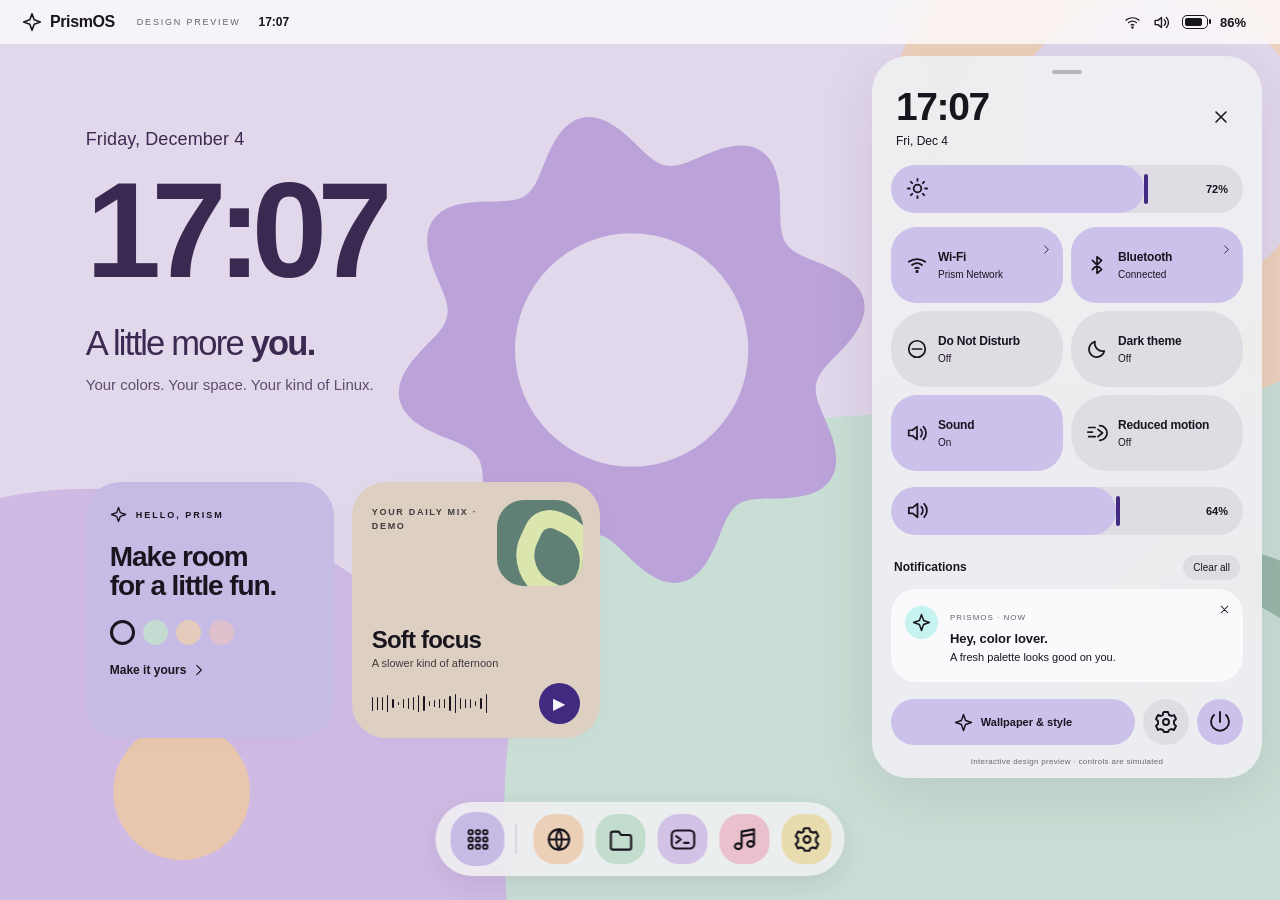
<file: PrismOS-Preview-v0.2.html>
<!doctype html>
<html lang="en">
<head>
  <meta charset="UTF-8">
  <meta name="viewport" content="width=device-width, initial-scale=1, viewport-fit=cover">
  <meta name="theme-color" content="#e9dff4">
  <title>PrismOS · Express yourself</title>
  <style>
@font-face{font-family:Prism;src:local("Roboto"),local("Arial");font-display:swap}
:root{--primary:#ccc1eb;--primaryStrong:#422a83;--onPrimary:#19151e;--onPrimaryStrong:white;--secondary:#e4d7c8;--tertiary:#c4f3f0;--surface:#faf9fb;--surfaceContainer:#efeef2;--surfaceHigh:#dfdce4;--onSurface:#19151e;--onSurfaceHigh:#19151e;--outline:#756e87;--fast:160ms;--standard:320ms;--slow:500ms;--spring:cubic-bezier(.22,1.25,.34,1);color-scheme:light}
.shade:focus,.modal:focus,.app-window:focus{outline:none}
.power-panel{width:min(420px,calc(100% - 24px))}.power-panel>p{font-size:13px;line-height:1.5}.power-choices{display:grid;gap:10px;margin:22px 0}.power-panel>#confirm-power{width:100%;margin:24px 0 14px}.power-panel>#cancel-power{margin:16px auto 0}.app-context{position:absolute;z-index:75;padding:8px;border-radius:22px;min-width:170px;background:var(--surfaceContainer)}.app-context button{display:block;width:100%;padding:12px 14px;text-align:left;border-radius:16px;font-size:12px}.app-context button:hover,.app-context button:focus-visible{background:var(--primary)}.app-choice{position:relative}.pin-mark{position:absolute;right:calc(50% - 29px);top:5px;width:10px;height:10px;border-radius:50%;background:var(--primaryStrong)}.dock{max-width:calc(100% - 20px);overflow-x:auto;scrollbar-width:none}.dock-app{flex-shrink:0}
*{box-sizing:border-box}body{margin:0;font-family:Prism,"Arial",sans-serif;color:var(--onSurface);overflow:hidden}button,input{font:inherit}button{color:inherit;cursor:pointer;border:0;background:none;-webkit-tap-highlight-color:transparent}button:focus-visible,input:focus-visible{outline:3px solid var(--primaryStrong);outline-offset:4px}button svg{pointer-events:none}button:disabled{opacity:.4;cursor:default}[hidden]{display:none!important}svg{width:24px;height:24px;display:block}button{transition:background var(--fast),transform var(--fast) var(--spring),border-radius var(--standard) var(--spring)}button:active{transform:scale(.94)}#desktop{width:100vw;height:100dvh;min-height:500px;position:relative;isolation:isolate;overflow:hidden}.wallpaper{position:absolute;inset:0;z-index:-2;background:#e9dff4}.wallpaper-art{position:absolute;inset:0;background-size:cover;background-position:center;transition:filter var(--standard)}body.dark .wallpaper-art{filter:brightness(.4) saturate(.85)}.status-bar{height:44px;display:flex;align-items:center;gap:18px;padding:0 22px;background:color-mix(in srgb,var(--surface) 80%,transparent);backdrop-filter:blur(22px);position:relative;z-index:40;font-size:13px}.brand{display:flex;gap:8px;align-items:center;padding:4px 0}.brand svg{width:20px;height:20px}.brand b{font-size:16px;letter-spacing:-.4px}.preview-label{font-size:9px;letter-spacing:1.8px;margin-left:14px;opacity:.65}.status-clock{flex:1;font-size:12px;font-weight:600}.status-system{display:flex;align-items:center;gap:12px;height:34px;padding:0 12px;border-radius:20px}.status-system:hover{background:var(--primary)}.status-system svg{width:17px;height:17px}.battery{width:26px;height:14px;border:1.8px solid currentColor;border-radius:5px;position:relative;padding:2px}.battery:after{content:"";position:absolute;right:-4px;top:3px;width:2px;height:5px;background:currentColor;border-radius:2px}.battery i{display:block;width:86%;height:100%;border-radius:2px;background:currentColor}.home-copy{position:absolute;left:6.7%;top:14.3%;color:#3b2b53;transition:opacity var(--standard),transform var(--standard)}body.dark .home-copy{color:#f0e7fa}.home-copy .date{font-size:18px;font-weight:500;letter-spacing:.1px}.giant-clock{font-size:clamp(94px,10.6vw,164px);line-height:1.18;font-weight:800;letter-spacing:-10px;font-variant-numeric:tabular-nums}.giant-clock span{font-weight:500}.home-copy h1{font-size:clamp(28px,2.7vw,42px);font-weight:500;letter-spacing:-1.8px;line-height:1.1;margin:14px 0}.home-copy em{font-style:normal;font-weight:800}.home-copy p{font-size:15px;margin:0;opacity:.8}.home-widgets{position:absolute;left:6.7%;bottom:18%;display:flex;gap:18px;align-items:stretch}.welcome-widget,.media-widget{width:248px;height:256px;border-radius:34px;padding:24px;background:var(--surfaceContainer);box-shadow:0 5px 30px #30174605;transition:background var(--standard)}.welcome-widget{background:var(--primary);color:var(--onPrimary)}.widget-eyebrow{font-size:9px;letter-spacing:2px;font-weight:700;display:flex;align-items:center;gap:9px}.widget-eyebrow svg{width:17px;height:17px}.welcome-widget h2{font-size:28px;line-height:1.05;letter-spacing:-1.1px;margin:19px 0 19px;font-weight:600}.palette-dots{display:flex;gap:8px}.palette-dot{width:25px;height:25px;border-radius:50%;border:3px solid transparent}.palette-dot.selected{border-color:#19151e}.text-button{font-size:12px;display:flex;align-items:center;gap:6px;padding:0;min-height:30px}.text-button svg{width:14px;height:14px}.welcome-widget>.text-button{margin-top:10px;font-weight:600}.media-widget{position:relative;padding:20px;background:var(--secondary);color:var(--onSecondary)}.album-art{height:86px;width:86px;position:absolute;right:17px;top:18px;background:#648478;border-radius:27px;overflow:hidden}.album-flower{height:85px;width:85px;border:18px solid #e2edb4;position:absolute;left:18px;top:15px;border-radius:32% 58% 28% 55%;transform:rotate(25deg)}.media-widget .eyebrow{display:block;max-width:110px;line-height:1.5;margin-top:4px}.eyebrow{font-size:9px;letter-spacing:1.7px;font-weight:700;opacity:.8}.media-widget h3{font-size:24px;font-weight:600;letter-spacing:-.8px;margin:93px 0 3px}.media-widget p{font-size:11px;margin:0;opacity:.8}.media-bottom{display:flex;align-items:center;justify-content:space-between;margin-top:14px}.round-button{width:46px;height:46px;border-radius:50%;display:grid;place-items:center;flex-shrink:0;background:var(--surfaceHigh)}.round-button.quiet{background:transparent}.round-button:hover{background:var(--primary)}.media-bottom .round-button{background:var(--primaryStrong);color:var(--onPrimaryStrong);font-size:16px;width:41px;height:41px}.wave{width:115px;height:23px;display:flex;align-items:center;gap:4px}.wave i{width:3px;border-radius:4px;background:currentColor;height:12px}.wave.playing i{animation:wave 700ms ease-in-out infinite alternate;animation-delay:calc(var(--index)*-65ms)}@keyframes wave{to{height:4px;opacity:.6}}.dock{position:absolute;bottom:24px;left:50%;transform:translateX(-50%);display:flex;gap:8px;align-items:center;padding:10px 15px;border-radius:38px;background:color-mix(in srgb,var(--surface) 86%,transparent);backdrop-filter:blur(26px);box-shadow:0 8px 26px #3b205719;z-index:15}.dock-app{position:relative;width:54px;height:54px;display:grid;place-items:center;border-radius:24px}.dock-app:hover{transform:translateY(-4px)}.all-apps{background:var(--primary)}.all-apps svg{width:25px;height:25px}.dock-divider{height:30px;width:1px;background:color-mix(in srgb,var(--onSurface) 18%,transparent);margin:0 3px}.dock-tip{position:absolute;bottom:calc(100% + 17px);padding:7px 11px;background:var(--surface);border-radius:14px;white-space:nowrap;font-size:11px;opacity:0;transform:translateY(4px);transition:opacity var(--fast),transform var(--fast);pointer-events:none}.dock-app:hover .dock-tip,.dock-app:focus-visible .dock-tip{opacity:1;transform:none}.app-icon{width:50px;height:50px;display:grid;place-items:center;border-radius:21px;color:#19151e}.app-icon svg{width:27px;height:27px}.peach{background:#f4d6bd}.mint{background:#c8e3d4}.lilac{background:#d8c8ed}.butter{background:#efe3b4}.rose{background:#f0c6d1}.panel{background:var(--surfaceContainer);box-shadow:0 14px 60px #2818301a}.shade{position:absolute;z-index:30;right:18px;top:56px;width:390px;padding:14px 19px 12px;border-radius:36px;background:color-mix(in srgb,var(--surfaceContainer) 94%,transparent);backdrop-filter:blur(36px);transform:translateY(-35px) scale(.95);transform-origin:top right;opacity:0;pointer-events:none;transition:transform var(--standard) var(--spring),opacity var(--fast),background var(--standard);max-height:calc(100dvh - 76px);overflow-y:auto;scrollbar-width:none}.shade.open{transform:none;opacity:1;pointer-events:auto}.shade-handle{height:4px;width:30px;border-radius:3px;background:color-mix(in srgb,var(--onSurface) 25%,transparent);margin:0 auto 12px}.shade-heading{display:flex;justify-content:space-between;align-items:center;margin:0 5px 17px}.shade-clock{font-size:39px;font-weight:600;letter-spacing:-1.4px;line-height:1.1}.shade-heading p{font-size:12px;margin:5px 0 0}.shade-heading>.round-button{width:35px;height:35px}.shade-heading svg{width:20px;height:20px}.control-slider{height:48px;position:relative;border-radius:26px;margin-bottom:14px;display:flex;align-items:center;background:var(--surfaceHigh);overflow:hidden;padding:0 15px;--value:72%}.control-slider:before{content:"";position:absolute;inset:0 auto 0 0;width:var(--value);border-radius:26px;background:var(--primary);transition:width 50ms linear}.control-slider>span{position:relative;z-index:1;pointer-events:none}.control-slider>span svg{width:23px;height:23px;color:var(--onPrimary)}.control-slider input{position:absolute;inset:0;width:100%;height:100%;margin:0;opacity:0;cursor:ew-resize;z-index:2}.control-slider output{position:relative;margin-left:auto;font-size:11px;font-weight:600;pointer-events:none;z-index:1}.control-slider:has(input:focus-visible){outline:3px solid var(--primaryStrong);outline-offset:3px}.control-slider:after{content:"";width:4px;height:30px;border-radius:5px;position:absolute;left:clamp(30px,var(--value),calc(100% - 10px));top:9px;background:var(--primaryStrong);pointer-events:none;transition:height var(--fast),top var(--fast)}.control-slider:active:after{height:38px;top:5px}.quick-grid{display:grid;grid-template-columns:1fr 1fr;gap:8px;margin-bottom:16px}.quick-tile{display:flex;align-items:center;gap:10px;text-align:left;height:76px;position:relative;background:var(--surfaceHigh);color:var(--onSurfaceHigh);border-radius:36px;padding:0 16px 0 15px;transition:background var(--fast),border-radius var(--standard) var(--spring),transform var(--fast) var(--spring)}.quick-tile.active{background:var(--primary);color:var(--onPrimary);border-radius:26px}.quick-tile:active{border-radius:18px;transform:scale(.96)}.quick-tile>.tile-icon svg{width:22px;height:22px}.quick-tile>div{min-width:0}.quick-tile b{display:block;font-size:12px;font-weight:600;white-space:nowrap;letter-spacing:-.2px}.quick-tile .tile-status{display:block;font-size:10px;margin-top:5px;overflow:hidden;text-overflow:ellipsis;white-space:nowrap;max-width:95px}.tile-arrow{position:absolute;right:11px;top:17px}.tile-arrow svg{width:11px;height:11px}.notification-heading{display:flex;align-items:center;justify-content:space-between;font-size:12px;margin:20px 3px 9px}.notification-heading>.text-button{font-size:10px;min-height:25px;padding:3px 10px;border-radius:14px;background:var(--surfaceHigh)}.notification{display:flex;gap:12px;padding:17px 14px;background:var(--surface);border-radius:25px;position:relative}.notification-icon{width:33px;height:33px;background:var(--tertiary);color:var(--onTertiary);border-radius:50%;display:grid;place-items:center;flex-shrink:0}.notification-icon svg{width:19px;height:19px}.notification-app{font-size:8px;letter-spacing:1px;opacity:.65}.notification h3{font-size:13px;font-weight:600;letter-spacing:-.1px;margin:7px 0 4px}.notification p{font-size:11px;line-height:1.4;margin:0}.dismiss-notification{position:absolute;right:7px;top:9px;padding:5px}.dismiss-notification svg{width:13px;height:13px}.caught-up{text-align:center;font-size:12px;padding:20px 0;opacity:.75}.shade-footer{display:flex;gap:8px;align-items:center;margin-top:17px}.pill-button{border-radius:24px;min-height:46px;padding:0 18px;display:flex;gap:8px;align-items:center;justify-content:center;background:var(--primary);color:var(--onPrimary);font-size:12px;font-weight:600}.pill-button svg{width:19px;height:19px}.edit-button{margin-right:auto;flex:1;font-size:11px;padding:0 12px}.power-button{background:var(--primary);color:var(--onPrimary)}.demo-note{font-size:8px;text-align:center;margin:12px 0 0;opacity:.62;letter-spacing:.3px}.modal-backdrop{position:absolute;inset:44px 0 0;background:#1b142544;backdrop-filter:blur(12px);z-index:45;animation:fade-in var(--fast)}.shade-backdrop{position:absolute;inset:44px 0 0;z-index:25;background:#271b3309}.modal{position:absolute;z-index:50;left:50%;top:50%;transform:translate(-50%,-50%);border-radius:40px;padding:30px;background:var(--surface);animation:modal-in var(--standard) var(--spring);max-height:calc(100dvh - 80px);overflow:auto}.modal-heading{display:flex;justify-content:space-between;align-items:center}.modal-heading h2{font-size:34px;letter-spacing:-1.3px;margin:9px 0 0;font-weight:600}.modal-heading .round-button{width:43px;height:43px}.drawer{width:min(860px,calc(100% - 40px));min-height:500px}.search-field{height:55px;border-radius:29px;background:var(--surfaceContainer);display:flex;align-items:center;gap:14px;padding:0 19px;margin:26px 0}.search-field svg{width:21px;height:21px}.search-field input{background:none;border:0;color:var(--onSurface);font-size:14px;flex:1;min-width:0;outline:0}.search-field:has(input:focus-visible){outline:3px solid var(--primaryStrong);outline-offset:3px}.search-field kbd{font-size:10px;border:1px solid var(--outline);border-radius:6px;padding:2px 6px;opacity:.65}.app-grid{display:grid;grid-template-columns:repeat(6,1fr);gap:20px 10px;margin:30px 0;max-height:390px;overflow:auto}.app-choice{display:flex;flex-direction:column;align-items:center;gap:10px;font-size:11px;min-height:94px;padding:6px;border-radius:26px}.app-choice:hover{background:var(--surfaceContainer)}.app-choice .app-icon{height:60px;width:60px;border-radius:24px}.app-choice svg{height:30px;width:30px}.drawer-footer{display:flex;justify-content:space-between;align-items:center;font-size:11px;padding-top:20px;border-top:1px solid var(--surfaceHigh)}.drawer-footer span{font-size:10px;opacity:.6}.appearance{width:min(550px,calc(100% - 40px))}.style-preview{height:150px;position:relative;background:var(--primary);color:var(--onPrimary);border-radius:30px;margin:24px 0;padding:20px;overflow:hidden}.style-clock{font-size:50px;font-weight:700;letter-spacing:-2px}.style-mini-tiles{display:flex;gap:8px;margin-top:14px}.style-mini-tiles i{display:block;width:75px;height:28px;border-radius:20px;background:var(--surface)}.style-mini-tiles i:nth-child(2){background:var(--secondary)}.style-mini-tiles i:nth-child(3){background:var(--tertiary)}.appearance h3{font-size:14px;font-weight:600;margin:22px 0 14px}.palette-options{display:flex;gap:10px}.palette-option{flex:1;border:2px solid transparent;padding:12px 4px 9px;border-radius:23px;background:var(--surfaceContainer);font-size:10px;display:flex;align-items:center;flex-direction:column;gap:8px}.palette-option.selected{border-color:var(--primaryStrong)}.palette-swatch{height:37px;width:37px;border-radius:50%;display:flex;overflow:hidden;transform:rotate(-25deg)}.palette-swatch i{width:50%;height:100%}.settings-row{display:flex;justify-content:space-between;align-items:center;margin-top:23px;font-size:13px}.settings-row p{font-size:11px;margin:6px 0 0;opacity:.7}.switch{height:30px;width:50px;padding:3px;background:var(--surfaceHigh);border:2px solid var(--outline);border-radius:20px;display:flex;align-items:center}.switch i{height:18px;width:18px;border-radius:50%;background:var(--outline);transition:transform var(--standard) var(--spring),background var(--fast)}.switch.on{background:var(--primaryStrong);border-color:var(--primaryStrong)}.switch.on i{background:var(--onPrimaryStrong);transform:translateX(19px)}.app-window{position:absolute;z-index:48;left:50%;top:50%;transform:translate(-50%,-50%);width:min(850px,calc(100% - 44px));height:min(580px,calc(100dvh - 130px));border-radius:32px;overflow:hidden;background:var(--surface);animation:app-in var(--standard) var(--spring)}.app-titlebar{display:flex;align-items:center;justify-content:space-between;height:62px;padding:0 18px;background:var(--surfaceContainer)}.app-title{display:flex;align-items:center;gap:12px;font-size:13px}.app-title svg{height:20px;width:20px}.window-label{font-size:8px;letter-spacing:1.5px;padding:4px 6px;border-radius:6px;background:var(--surfaceHigh)}.app-titlebar>.round-button{width:35px;height:35px}.app-titlebar>.round-button svg{width:18px;height:18px}#app-content{height:calc(100% - 62px);overflow:auto}.files-app{display:grid;grid-template-columns:180px 1fr;height:100%}.files-sidebar{padding:24px 16px;background:var(--surfaceContainer);display:flex;flex-direction:column;gap:8px}.files-sidebar button{font-size:12px;display:flex;gap:10px;align-items:center;padding:12px;border-radius:18px;text-align:left}.files-sidebar button.selected{background:var(--primary);color:var(--onPrimary)}.files-sidebar svg{height:18px;width:18px}.files-main{padding:26px}.files-main h2{font-size:28px;font-weight:600;letter-spacing:-1px;margin:0 0 26px}.file-grid{display:grid;grid-template-columns:repeat(3,1fr);gap:18px}.file-card{padding:14px 8px;background:var(--surfaceContainer);border-radius:24px;text-align:center;font-size:11px;line-height:1.5}.file-card>span{display:grid;place-items:center;height:65px;margin:0 auto 12px;color:var(--primaryStrong)}.file-card svg{width:39px;height:39px}.file-card small{display:block;opacity:.6}.browser-app{padding:25px;height:100%;background:var(--surface)}.browser-address{padding:13px 20px;background:var(--surfaceContainer);border-radius:25px;font-size:12px;color:var(--outline)}.browser-home{text-align:center;padding-top:55px}.browser-home>svg{margin:auto;height:50px;width:50px;color:var(--primaryStrong)}.browser-home h2{font-size:39px;letter-spacing:-1.4px;font-weight:600}.browser-home p{font-size:13px}.terminal-app{height:100%;padding:28px;background:#211b2d;color:#e9dff4;font:13px/1.9 ui-monospace,monospace;white-space:pre-wrap}.terminal-app b{color:#cbe6d7}.terminal-line{display:flex;gap:10px;align-items:center}.terminal-line input{font:inherit;flex:1;min-width:0;color:#e9dff4;border:0;outline:none;background:none}.generic-app{padding:50px;text-align:center}.generic-app>svg{width:58px;height:58px;margin:auto;color:var(--primaryStrong)}.generic-app h2{font-size:35px;font-weight:600;letter-spacing:-1px}.generic-app p{font-size:13px;line-height:1.7}.launch-splash{position:absolute;z-index:60;border-radius:26px;background:var(--primary);color:var(--onPrimary);display:flex;flex-direction:column;gap:24px;align-items:center;justify-content:center;pointer-events:none}.launch-splash svg{width:60px;height:60px}.expressive-loader{width:30px;height:30px;background:var(--primaryStrong);clip-path:polygon(50% 0,65% 13%,85% 10%,88% 30%,100% 50%,85% 65%,90% 85%,70% 88%,50% 100%,35% 87%,15% 90%,12% 70%,0 50%,15% 35%,10% 15%,30% 12%);animation:flower-spin 1300ms linear infinite,flower-morph 700ms ease-in-out infinite alternate}@keyframes flower-spin{to{transform:rotate(360deg)}}@keyframes flower-morph{to{border-radius:50%;clip-path:polygon(50% 0,68% 5%,87% 13%,95% 32%,100% 50%,95% 68%,87% 87%,68% 95%,50% 100%,32% 95%,13% 87%,5% 68%,0 50%,5% 32%,13% 13%,32% 5%)}}.toast{position:absolute;z-index:80;left:50%;bottom:116px;transform:translateX(-50%);background:var(--surface);color:var(--onSurface);padding:15px 24px;border-radius:25px;font-size:12px;box-shadow:0 10px 40px #211b2d20;max-width:calc(100% - 40px);text-align:center;animation:fade-in var(--fast)}@keyframes modal-in{from{opacity:0;transform:translate(-50%,-43%) scale(.94)}}@keyframes app-in{from{opacity:0;transform:translate(-50%,-46%) scale(.95)}}@keyframes fade-in{from{opacity:0}}.closing{pointer-events:none;animation:close-out var(--fast) ease-in forwards}@keyframes close-out{to{opacity:0;transform:translate(-50%,-48%) scale(.97)}}.reduced-motion *,.reduced-motion *:before,.reduced-motion *:after{animation-duration:0.01ms!important;animation-iteration-count:1!important;transition-duration:0.01ms!important;scroll-behavior:auto!important}.reduced-motion .expressive-loader{animation:none}.reduced-motion .wave i{animation:none}@media(prefers-reduced-motion:reduce){body:not(.motion-override) *{animation-duration:.01ms!important;animation-iteration-count:1!important;transition-duration:.01ms!important}}
@media(min-width:1600px){.home-widgets{bottom:21%}.welcome-widget,.media-widget{width:280px;height:270px}.welcome-widget h2{font-size:32px}.shade{width:414px}.quick-tile{height:83px}.quick-tile b{font-size:13px}.shade-clock{font-size:44px}}
@media(max-height:760px) and (min-width:900px){.home-copy{top:14%}.home-copy .giant-clock{font-size:100px}.home-copy h1{font-size:29px;margin:6px 0}.home-widgets{bottom:16%}.welcome-widget,.media-widget{height:211px;width:226px;padding:18px}.welcome-widget h2{font-size:25px;margin:15px 0}.media-widget h3{margin-top:68px}.media-bottom{margin-top:6px}.media-widget .album-art{width:70px;height:70px}.shade{max-height:calc(100dvh - 68px);top:50px;padding:10px 16px}.quick-tile{height:63px}.quick-grid{gap:6px;margin-bottom:10px}.shade-heading{margin-bottom:12px}.control-slider{height:42px;margin-bottom:10px}.control-slider:after{top:6px}.notification-heading{margin-top:10px}.shade-footer{margin-top:12px}.shade-handle{margin-bottom:9px}.dock{bottom:15px}.demo-note{margin-top:8px}}
@media(max-width:1000px){.home-copy{left:5%;top:16%}.home-copy .giant-clock{font-size:104px}.home-widgets{left:5%;gap:12px}.welcome-widget{width:224px}.media-widget{display:none}.home-copy h1{font-size:31px}.shade{width:370px;right:12px}.quick-tile{padding-left:13px;gap:8px}.app-grid{grid-template-columns:repeat(5,1fr)}}
@media(max-width:650px){#desktop{min-height:400px}.status-bar{padding:0 15px;gap:10px}.preview-label{display:none}.status-clock{font-size:11px}.status-system{gap:7px;padding:0 4px}.status-system svg{width:15px;height:15px}.home-copy{top:14%;left:8%}.home-copy .date{font-size:13px}.home-copy .giant-clock{font-size:98px;letter-spacing:-7px}.home-copy h1{font-size:30px;letter-spacing:-1px}.home-copy p{font-size:12px}.home-widgets{left:8%;bottom:19%}.welcome-widget{width:236px;height:221px}.welcome-widget h2{font-size:26px}.dock{bottom:17px;gap:3px;padding:9px 11px}.dock-app{width:46px;height:46px}.dock-app .app-icon{width:42px;height:42px;border-radius:18px}.dock-app .app-icon svg{width:23px;height:23px}.dock-divider{margin:0 2px}.shade{width:calc(100% - 20px);right:10px;top:52px;max-height:calc(100dvh - 62px);padding:13px 18px 12px;border-radius:32px}.shade-backdrop{background:#211b2d33;backdrop-filter:blur(10px)}.shade .quick-tile{height:76px}.quick-tile b{font-size:12px}.shade-footer .edit-button{font-size:10px}.home-copy,.home-widgets{transition:filter var(--standard)}body.shade-visible .home-copy,body.shade-visible .home-widgets{filter:blur(7px)}.drawer,.appearance{width:calc(100% - 20px);padding:23px;border-radius:32px;max-height:calc(100dvh - 62px)}.modal-heading h2{font-size:29px}.app-grid{grid-template-columns:repeat(3,1fr);gap:12px 4px;max-height:calc(100dvh - 360px)}.drawer-footer>span{display:none}.palette-options{gap:6px}.palette-option{padding:10px 2px}.files-app{grid-template-columns:120px 1fr}.files-sidebar{padding:18px 8px}.files-sidebar button{padding:10px 7px;font-size:10px;gap:7px}.files-main{padding:20px 14px}.file-grid{grid-template-columns:repeat(2,1fr);gap:10px}.files-main h2{font-size:24px}.app-window{width:calc(100% - 20px);height:calc(100dvh - 105px)}.generic-app{padding:35px 20px}.terminal-app{padding:20px;font-size:11px}}

</style>
</head>
<body>
  <main id="desktop" aria-label="PrismOS interactive design preview">
    <div class="wallpaper" aria-hidden="true"><div class="wallpaper-art"></div></div>
    <header class="status-bar">
      <button class="brand" data-open="drawer" aria-label="Open all applications"><span data-icon="spark"></span><b>PrismOS</b><span class="preview-label">DESIGN PREVIEW</span></button>
      <span class="status-clock">13:30</span>
      <button class="status-system" data-open="shade" aria-label="Open Quick Settings" aria-expanded="true"><span data-icon="wifi"></span><span data-icon="volume"></span><span class="battery"><i></i></span><b>86%</b></button>
    </header>
    <section class="home-copy">
      <div class="date">Wednesday, October 14</div>
      <div class="giant-clock" aria-label="Current time">13<span>:</span>30</div>
      <h1>A little more <em>you.</em></h1>
      <p>Your colors. Your space. Your kind of Linux.</p>
    </section>
    <section class="home-widgets" aria-label="Desktop widgets">
      <article class="welcome-widget">
        <div class="widget-eyebrow"><span data-icon="spark"></span> HELLO, PRISM</div>
        <h2>Make room<br>for a little fun.</h2>
        <div class="palette-dots" aria-label="Choose color palette"></div>
        <button class="text-button" data-open="appearance">Make it yours <span data-icon="arrow"></span></button>
      </article>
      <article class="media-widget">
        <div class="album-art" aria-hidden="true"><div class="album-flower"></div></div>
        <span class="eyebrow">YOUR DAILY MIX · DEMO</span>
        <h3>Soft focus</h3><p>A slower kind of afternoon</p>
        <div class="media-bottom"><div class="wave" aria-hidden="true"></div><button id="play-media" class="round-button" aria-label="Play demo track">▶</button></div>
      </article>
    </section>
    <nav class="dock" aria-label="Favorite applications">
      <button class="dock-app all-apps" data-open="drawer" aria-label="All apps"><span data-icon="apps"></span><span class="dock-tip">All apps</span></button>
      <div class="dock-divider"></div>
      <button class="dock-app" data-app="browser" aria-label="Browser"><span class="app-icon peach" data-icon="browser"></span><span class="dock-tip">Browser</span></button>
      <button class="dock-app" data-app="files" aria-label="Files"><span class="app-icon mint" data-icon="folder"></span><span class="dock-tip">Files</span></button>
      <button class="dock-app" data-app="terminal" aria-label="Terminal"><span class="app-icon lilac" data-icon="terminal"></span><span class="dock-tip">Terminal</span></button>
      <button class="dock-app" data-app="settings" aria-label="Settings"><span class="app-icon butter" data-icon="settings"></span><span class="dock-tip">Settings</span></button>
      <button class="dock-app" data-app="music" aria-label="Music"><span class="app-icon rose" data-icon="music"></span><span class="dock-tip">Music</span></button>
    </nav>
    <div id="shade-backdrop" class="shade-backdrop" hidden></div>
    <aside id="shade" class="shade panel open" aria-label="Quick Settings" role="dialog" aria-modal="true" tabindex="-1">
      <div class="shade-handle" aria-hidden="true"></div>
      <div class="shade-heading"><div><div class="shade-clock">13:30</div><p class="shade-date">Wed, Oct 14</p></div><button class="round-button quiet" data-close="shade" aria-label="Close Quick Settings"><span data-icon="close"></span></button></div>
      <div class="brightness control-slider"><span data-icon="brightness"></span><input id="brightness" type="range" min="10" max="100" value="72" aria-label="Display brightness"><output for="brightness">72%</output></div>
      <div class="quick-grid">
        <button class="quick-tile active" data-toggle="wifi" aria-pressed="true"><span class="tile-icon" data-icon="wifi"></span><div><b>Wi-Fi</b><span class="tile-status">Prism Network</span></div><span class="tile-arrow" data-icon="arrow"></span></button>
        <button class="quick-tile active" data-toggle="bluetooth" aria-pressed="true"><span class="tile-icon" data-icon="bluetooth"></span><div><b>Bluetooth</b><span class="tile-status">Connected</span></div><span class="tile-arrow" data-icon="arrow"></span></button>
        <button class="quick-tile" data-toggle="dnd" aria-pressed="false"><span class="tile-icon" data-icon="dnd"></span><div><b>Do Not Disturb</b><span class="tile-status">Off</span></div></button>
        <button class="quick-tile" data-toggle="dark" aria-pressed="false"><span class="tile-icon" data-icon="moon"></span><div><b>Dark theme</b><span class="tile-status">Off</span></div></button>
        <button class="quick-tile active" data-toggle="sound" aria-pressed="true"><span class="tile-icon" data-icon="volume"></span><div><b>Sound</b><span class="tile-status">On</span></div></button>
        <button class="quick-tile" data-toggle="reduced" aria-pressed="false"><span class="tile-icon" data-icon="motion"></span><div><b>Reduced motion</b><span class="tile-status">Off</span></div></button>
      </div>
      <div class="volume control-slider"><span data-icon="volume"></span><input id="volume" type="range" min="0" max="100" value="64" aria-label="Media volume"><output for="volume">64%</output></div>
      <div class="notification-heading"><b>Notifications</b><button id="clear-notifications" class="text-button">Clear all</button></div>
      <div id="notifications">
        <article class="notification"><span class="notification-icon" data-icon="spark"></span><div><span class="notification-app">PRISMOS · NOW</span><h3>Hey, color lover.</h3><p>A fresh palette looks good on you.</p></div><button class="dismiss-notification" aria-label="Dismiss welcome notification"><span data-icon="close"></span></button></article>
      </div>
      <div class="shade-footer"><button class="pill-button edit-button" data-open="appearance"><span data-icon="spark"></span>Wallpaper & style</button><button class="round-button" data-app="settings" aria-label="Settings"><span data-icon="settings"></span></button><button class="round-button power-button" id="power" aria-label="Show session menu"><span data-icon="power"></span></button></div>
      <p class="demo-note">Interactive design preview · controls are simulated</p>
    </aside>
    <div id="modal-backdrop" class="modal-backdrop" hidden></div>
    <section id="drawer" class="drawer modal panel" hidden aria-label="All applications" role="dialog" aria-modal="true" tabindex="-1">
      <div class="modal-heading"><div><span class="eyebrow">A PLACE FOR EVERYTHING</span><h2>Your apps</h2></div><button class="round-button quiet" data-close="drawer" aria-label="Close all applications"><span data-icon="close"></span></button></div>
      <label class="search-field"><span data-icon="search"></span><input id="app-search" placeholder="Search your apps" autocomplete="off" aria-label="Search applications"><kbd>/</kbd></label>
      <div id="app-grid" class="app-grid"></div>
      <p id="no-apps" hidden>No apps match your search.</p>
      <div class="drawer-footer">Start something good.<span>Esc to close · Enter to open</span></div>
    </section>
    <section id="appearance" class="appearance modal panel" hidden role="dialog" aria-modal="true" aria-label="Wallpaper and style" tabindex="-1">
      <div class="modal-heading"><div><span class="eyebrow">FEEL RIGHT AT HOME</span><h2>Make it yours.</h2></div><button class="round-button quiet" data-close="appearance" aria-label="Close style settings"><span data-icon="close"></span></button></div>
      <div class="style-preview"><div class="style-clock">13:30</div><div class="style-mini-tiles"><i></i><i></i><i></i></div></div>
      <h3>Find your color</h3><div class="palette-options"></div>
      <div class="settings-row"><div><b>Dark theme</b><p>Soft colors after sunset.</p></div><button class="switch" data-setting="dark" role="switch" aria-checked="false" aria-label="Dark theme"><i></i></button></div>
      <div class="settings-row"><div><b>Reduced motion</b><p>Keep the colors, simplify movement.</p></div><button class="switch" data-setting="reduced" role="switch" aria-checked="false" aria-label="Reduced motion"><i></i></button></div>
    </section>
    <section id="power-panel" class="power-panel modal panel" hidden role="dialog" aria-modal="true" aria-label="Session actions" tabindex="-1">
      <div class="modal-heading"><h2 id="power-heading">Take a moment.</h2><button class="round-button quiet" data-close="power-panel" aria-label="Close session actions"><span data-icon="close"></span></button></div>
      <p id="power-description">Choose what happens next.</p>
      <div class="power-choices"><button class="pill-button" data-power-choice="Lock">Lock</button><button class="pill-button" data-power-choice="Suspend">Suspend</button><button class="pill-button" data-power-choice="Sign out">Sign out</button><button class="pill-button" data-power-choice="Restart">Restart</button><button class="pill-button" data-power-choice="Power off">Power off</button></div>
      <button id="confirm-power" class="pill-button" hidden>Confirm</button><button id="cancel-power" class="text-button">Cancel</button>
      <p class="demo-note">Design preview · session actions are simulated</p>
    </section>
    <div id="app-context" class="app-context panel" hidden role="menu" aria-label="Application actions"><button id="context-open" role="menuitem">Open</button><button id="context-pin" role="menuitem">Pin to dock</button></div>
    <section id="app-window" class="app-window panel" hidden aria-label="Application preview" role="dialog" aria-modal="true" tabindex="-1">
      <div class="app-titlebar"><div class="app-title"><span id="window-icon"></span><b id="window-title"></b><span class="window-label">PREVIEW</span></div><button class="round-button quiet" id="close-app" aria-label="Close application"><span data-icon="close"></span></button></div>
      <div id="app-content"></div>
    </section>
    <div id="launch-splash" class="launch-splash" hidden aria-hidden="true"><div id="splash-icon"></div><div class="expressive-loader"></div></div>
    <div id="toast" class="toast" role="status" hidden></div>
  </main>
  <script>
window.PRISM_TOKENS = {"version": 1, "motion": {"fast": 160, "standard": 320, "slow": 500}, "shape": {"tileInactive": 36, "tileActive": 26, "panel": 36, "app": 24}, "palettes": {"Lilac": {"seed": "#8469cf", "light": {"primary": "#ccc1eb", "primaryStrong": "#422a83", "secondary": "#e4d7c8", "tertiary": "#c4f3f0", "surface": "#faf9fb", "surfaceContainer": "#efeef2", "surfaceHigh": "#dfdce4", "outline": "#756e87", "error": "#a8332a", "onPrimary": "#19151e", "onPrimaryStrong": "#ffffff", "onSecondary": "#19151e", "onTertiary": "#19151e", "onSurface": "#19151e", "onSurfaceContainer": "#19151e", "onSurfaceHigh": "#19151e", "onError": "#ffffff", "seed": "#8469cf", "dark": false}, "dark": {"primary": "#bcaee5", "primaryStrong": "#ad9bdf", "secondary": "#d7c4ac", "tertiary": "#9eeae6", "surface": "#16141a", "surfaceContainer": "#24212c", "surfaceHigh": "#35313f", "outline": "#a29daf", "error": "#ffb4ab", "onPrimary": "#19151e", "onPrimaryStrong": "#19151e", "onSecondary": "#19151e", "onTertiary": "#19151e", "onSurface": "#ffffff", "onSurfaceContainer": "#ffffff", "onSurfaceHigh": "#ffffff", "onError": "#19151e", "seed": "#8469cf", "dark": true}}, "Mint": {"seed": "#47846a", "light": {"primary": "#cae2d8", "primaryStrong": "#3d715b", "secondary": "#e0c8e4", "tertiary": "#e7f3c4", "surface": "#f9fbfa", "surfaceContainer": "#eef2f0", "surfaceHigh": "#dce4e1", "outline": "#6e877c", "error": "#a8332a", "onPrimary": "#19151e", "onPrimaryStrong": "#ffffff", "onSecondary": "#19151e", "onTertiary": "#19151e", "onSurface": "#19151e", "onSurfaceContainer": "#19151e", "onSurfaceHigh": "#19151e", "onError": "#ffffff", "seed": "#47846a", "dark": false}, "dark": {"primary": "#b9dacc", "primaryStrong": "#a9d1c0", "secondary": "#d1acd7", "tertiary": "#d7ea9e", "surface": "#141a17", "surfaceContainer": "#212c27", "surfaceHigh": "#313f39", "outline": "#9dafa7", "error": "#ffb4ab", "onPrimary": "#19151e", "onPrimaryStrong": "#19151e", "onSecondary": "#19151e", "onTertiary": "#19151e", "onSurface": "#ffffff", "onSurfaceContainer": "#ffffff", "onSurfaceHigh": "#ffffff", "onError": "#19151e", "seed": "#47846a", "dark": true}}, "Tangerine": {"seed": "#c27443", "light": {"primary": "#ebd1c1", "primaryStrong": "#834d2a", "secondary": "#c8e4db", "tertiary": "#f3c4ef", "surface": "#fbfaf9", "surfaceContainer": "#f2efee", "surfaceHigh": "#e4dfdc", "outline": "#87786e", "error": "#a8332a", "onPrimary": "#19151e", "onPrimaryStrong": "#ffffff", "onSecondary": "#19151e", "onTertiary": "#19151e", "onSurface": "#19151e", "onSurfaceContainer": "#19151e", "onSurfaceHigh": "#19151e", "onError": "#ffffff", "seed": "#c27443", "dark": false}, "dark": {"primary": "#e5c3ae", "primaryStrong": "#dfb59b", "secondary": "#acd7c9", "tertiary": "#ea9ee5", "surface": "#1a1614", "surfaceContainer": "#2c2521", "surfaceHigh": "#3f3631", "outline": "#afa49d", "error": "#ffb4ab", "onPrimary": "#19151e", "onPrimaryStrong": "#19151e", "onSecondary": "#19151e", "onTertiary": "#19151e", "onSurface": "#ffffff", "onSurfaceContainer": "#ffffff", "onSurfaceHigh": "#ffffff", "onError": "#19151e", "seed": "#c27443", "dark": true}}, "Rose": {"seed": "#b85c80", "light": {"primary": "#e6c6d3", "primaryStrong": "#79354f", "secondary": "#cbe4c8", "tertiary": "#d1c4f3", "surface": "#fbf9fa", "surfaceContainer": "#f2eeef", "surfaceHigh": "#e4dce0", "outline": "#876e78", "error": "#a8332a", "onPrimary": "#19151e", "onPrimaryStrong": "#ffffff", "onSecondary": "#19151e", "onTertiary": "#19151e", "onSurface": "#19151e", "onSurfaceContainer": "#19151e", "onSurfaceHigh": "#19151e", "onError": "#ffffff", "seed": "#b85c80", "dark": false}, "dark": {"primary": "#dfb4c5", "primaryStrong": "#d7a3b7", "secondary": "#b1d7ac", "tertiary": "#b49eea", "surface": "#1a1416", "surfaceContainer": "#2c2125", "surfaceHigh": "#3f3137", "outline": "#af9da4", "error": "#ffb4ab", "onPrimary": "#19151e", "onPrimaryStrong": "#19151e", "onSecondary": "#19151e", "onTertiary": "#19151e", "onSurface": "#ffffff", "onSurfaceContainer": "#ffffff", "onSurfaceHigh": "#ffffff", "onError": "#19151e", "seed": "#b85c80", "dark": true}}}};

</script>
  <script>
window.PRISM_ICONS = {"wifi": "<svg xmlns=\"http://www.w3.org/2000/svg\" viewBox=\"0 0 24 24\" fill=\"none\" stroke=\"currentColor\" stroke-width=\"1.9\" stroke-linecap=\"round\" stroke-linejoin=\"round\"><path d=\"M3 8.5a15 15 0 0 1 18 0M6.5 12a9.3 9.3 0 0 1 11 0M10 15.5a3.8 3.8 0 0 1 4 0\"/><circle cx=\"12\" cy=\"19\" r=\".8\" fill=\"currentColor\"/></svg>\n", "bluetooth": "<svg xmlns=\"http://www.w3.org/2000/svg\" viewBox=\"0 0 24 24\" fill=\"none\" stroke=\"currentColor\" stroke-width=\"1.9\" stroke-linecap=\"round\" stroke-linejoin=\"round\"><path d=\"m7 7 10 10-5 4V3l5 4L7 17\"/></svg>\n", "brightness": "<svg xmlns=\"http://www.w3.org/2000/svg\" viewBox=\"0 0 24 24\" fill=\"none\" stroke=\"currentColor\" stroke-width=\"1.9\" stroke-linecap=\"round\" stroke-linejoin=\"round\"><circle cx=\"12\" cy=\"12\" r=\"4\"/><path d=\"M12 2v2m0 16v2M2 12h2m16 0h2M5 5l1.5 1.5M17.5 17.5 19 19M5 19l1.5-1.5M17.5 6.5 19 5\"/></svg>\n", "volume": "<svg xmlns=\"http://www.w3.org/2000/svg\" viewBox=\"0 0 24 24\" fill=\"none\" stroke=\"currentColor\" stroke-width=\"1.9\" stroke-linecap=\"round\" stroke-linejoin=\"round\"><path d=\"M3 9h4l5-4v14l-5-4H3zM16 8a6 6 0 0 1 0 8M19 5a10 10 0 0 1 0 14\"/></svg>\n", "moon": "<svg xmlns=\"http://www.w3.org/2000/svg\" viewBox=\"0 0 24 24\" fill=\"none\" stroke=\"currentColor\" stroke-width=\"1.9\" stroke-linecap=\"round\" stroke-linejoin=\"round\"><path d=\"M20 14.2A8.6 8.6 0 0 1 9.8 4 8.5 8.5 0 1 0 20 14.2Z\"/></svg>\n", "dnd": "<svg xmlns=\"http://www.w3.org/2000/svg\" viewBox=\"0 0 24 24\" fill=\"none\" stroke=\"currentColor\" stroke-width=\"1.9\" stroke-linecap=\"round\" stroke-linejoin=\"round\"><circle cx=\"12\" cy=\"12\" r=\"9\"/><path d=\"M7 12h10\"/></svg>\n", "motion": "<svg xmlns=\"http://www.w3.org/2000/svg\" viewBox=\"0 0 24 24\" fill=\"none\" stroke=\"currentColor\" stroke-width=\"1.9\" stroke-linecap=\"round\" stroke-linejoin=\"round\"><path d=\"M3 6h7M2 11h5M3 16h7m5-12a8 8 0 1 1 0 16m-2-12 5 4-5 4\"/></svg>\n", "spark": "<svg xmlns=\"http://www.w3.org/2000/svg\" viewBox=\"0 0 24 24\" fill=\"none\" stroke=\"currentColor\" stroke-width=\"1.9\" stroke-linecap=\"round\" stroke-linejoin=\"round\"><path d=\"m12 2 2.6 7.4L22 12l-7.4 2.6L12 22l-2.6-7.4L2 12l7.4-2.6Z\"/></svg>\n", "apps": "<svg xmlns=\"http://www.w3.org/2000/svg\" viewBox=\"0 0 24 24\" fill=\"none\" stroke=\"currentColor\" stroke-width=\"1.9\" stroke-linecap=\"round\" stroke-linejoin=\"round\"><rect x=\"3\" y=\"3\" width=\"4\" height=\"4\" rx=\"1.4\"/><rect x=\"3\" y=\"10\" width=\"4\" height=\"4\" rx=\"1.4\"/><rect x=\"3\" y=\"17\" width=\"4\" height=\"4\" rx=\"1.4\"/><rect x=\"10\" y=\"3\" width=\"4\" height=\"4\" rx=\"1.4\"/><rect x=\"10\" y=\"10\" width=\"4\" height=\"4\" rx=\"1.4\"/><rect x=\"10\" y=\"17\" width=\"4\" height=\"4\" rx=\"1.4\"/><rect x=\"17\" y=\"3\" width=\"4\" height=\"4\" rx=\"1.4\"/><rect x=\"17\" y=\"10\" width=\"4\" height=\"4\" rx=\"1.4\"/><rect x=\"17\" y=\"17\" width=\"4\" height=\"4\" rx=\"1.4\"/></svg>\n", "settings": "<svg xmlns=\"http://www.w3.org/2000/svg\" viewBox=\"0 0 24 24\" fill=\"none\" stroke=\"currentColor\" stroke-width=\"1.9\" stroke-linecap=\"round\" stroke-linejoin=\"round\"><path d=\"m9 3 1-1h4l1 3 3 1 2-1 2 4-2 2v3l2 2-2 4-3-1-2 1-1 2h-4l-1-2-3-1-2 1-2-4 2-2v-3L2 9l2-4 3 1 2-1Z\"/><circle cx=\"12\" cy=\"12\" r=\"3\"/></svg>\n", "lock": "<svg xmlns=\"http://www.w3.org/2000/svg\" viewBox=\"0 0 24 24\" fill=\"none\" stroke=\"currentColor\" stroke-width=\"1.9\" stroke-linecap=\"round\" stroke-linejoin=\"round\"><rect x=\"5\" y=\"10\" width=\"14\" height=\"11\" rx=\"3\"/><path d=\"M8 10V7a4 4 0 0 1 8 0v3M12 14v3\"/></svg>\n", "folder": "<svg xmlns=\"http://www.w3.org/2000/svg\" viewBox=\"0 0 24 24\" fill=\"none\" stroke=\"currentColor\" stroke-width=\"1.9\" stroke-linecap=\"round\" stroke-linejoin=\"round\"><path d=\"M3 7a2 2 0 0 1 2-2h5l2 3h7a2 2 0 0 1 2 2v9a2 2 0 0 1-2 2H5a2 2 0 0 1-2-2Z\"/></svg>\n", "browser": "<svg xmlns=\"http://www.w3.org/2000/svg\" viewBox=\"0 0 24 24\" fill=\"none\" stroke=\"currentColor\" stroke-width=\"1.9\" stroke-linecap=\"round\" stroke-linejoin=\"round\"><circle cx=\"12\" cy=\"12\" r=\"9\"/><path d=\"M3 12h18M12 3a18 18 0 0 1 0 18 18 18 0 0 1 0-18Z\"/></svg>\n", "terminal": "<svg xmlns=\"http://www.w3.org/2000/svg\" viewBox=\"0 0 24 24\" fill=\"none\" stroke=\"currentColor\" stroke-width=\"1.9\" stroke-linecap=\"round\" stroke-linejoin=\"round\"><rect x=\"2\" y=\"4\" width=\"20\" height=\"16\" rx=\"4\"/><path d=\"m6 9 4 3-4 3m7 0h4\"/></svg>\n", "music": "<svg xmlns=\"http://www.w3.org/2000/svg\" viewBox=\"0 0 24 24\" fill=\"none\" stroke=\"currentColor\" stroke-width=\"1.9\" stroke-linecap=\"round\" stroke-linejoin=\"round\"><path d=\"M9 18V5l11-2v13M9 9l11-2\"/><ellipse cx=\"6\" cy=\"18\" rx=\"3\" ry=\"2.5\"/><ellipse cx=\"17\" cy=\"16\" rx=\"3\" ry=\"2.5\"/></svg>\n", "calendar": "<svg xmlns=\"http://www.w3.org/2000/svg\" viewBox=\"0 0 24 24\" fill=\"none\" stroke=\"currentColor\" stroke-width=\"1.9\" stroke-linecap=\"round\" stroke-linejoin=\"round\"><rect x=\"3\" y=\"5\" width=\"18\" height=\"16\" rx=\"4\"/><path d=\"M7 3v4m10-4v4M3 11h18m-14 5h3m4 0h3\"/></svg>\n", "photo": "<svg xmlns=\"http://www.w3.org/2000/svg\" viewBox=\"0 0 24 24\" fill=\"none\" stroke=\"currentColor\" stroke-width=\"1.9\" stroke-linecap=\"round\" stroke-linejoin=\"round\"><rect x=\"3\" y=\"3\" width=\"18\" height=\"18\" rx=\"5\"/><circle cx=\"8\" cy=\"8\" r=\"2\"/><path d=\"m3 17 6-6 4 4 3-3 5 5\"/></svg>\n", "mail": "<svg xmlns=\"http://www.w3.org/2000/svg\" viewBox=\"0 0 24 24\" fill=\"none\" stroke=\"currentColor\" stroke-width=\"1.9\" stroke-linecap=\"round\" stroke-linejoin=\"round\"><rect x=\"3\" y=\"5\" width=\"18\" height=\"14\" rx=\"4\"/><path d=\"m4 7 8 6 8-6\"/></svg>\n", "search": "<svg xmlns=\"http://www.w3.org/2000/svg\" viewBox=\"0 0 24 24\" fill=\"none\" stroke=\"currentColor\" stroke-width=\"1.9\" stroke-linecap=\"round\" stroke-linejoin=\"round\"><circle cx=\"10.5\" cy=\"10.5\" r=\"6.5\"/><path d=\"m16 16 5 5\"/></svg>\n", "arrow": "<svg xmlns=\"http://www.w3.org/2000/svg\" viewBox=\"0 0 24 24\" fill=\"none\" stroke=\"currentColor\" stroke-width=\"1.9\" stroke-linecap=\"round\" stroke-linejoin=\"round\"><path d=\"m8 4 8 8-8 8\"/></svg>\n", "close": "<svg xmlns=\"http://www.w3.org/2000/svg\" viewBox=\"0 0 24 24\" fill=\"none\" stroke=\"currentColor\" stroke-width=\"1.9\" stroke-linecap=\"round\" stroke-linejoin=\"round\"><path d=\"m6 6 12 12M6 18 18 6\"/></svg>\n", "power": "<svg xmlns=\"http://www.w3.org/2000/svg\" viewBox=\"0 0 24 24\" fill=\"none\" stroke=\"currentColor\" stroke-width=\"1.9\" stroke-linecap=\"round\" stroke-linejoin=\"round\"><path d=\"M12 2v10M6 5a9 9 0 1 0 12 0\"/></svg>\n"};

</script>
  <script>
/* PrismOS design review. Local, offline, simulated controls only. */
(() => {
  'use strict';
  const $ = (selector, root = document) => root.querySelector(selector);
  const $$ = (selector, root = document) => [...root.querySelectorAll(selector)];
  const apps = [
    {id:'browser',name:'Browser',icon:'browser',color:'peach'},
    {id:'files',name:'Files',icon:'folder',color:'mint'},
    {id:'terminal',name:'Terminal',icon:'terminal',color:'lilac'},
    {id:'settings',name:'Settings',icon:'settings',color:'butter'},
    {id:'music',name:'Music',icon:'music',color:'rose'},
    {id:'calendar',name:'Calendar',icon:'calendar',color:'mint'},
    {id:'photos',name:'Photos',icon:'photo',color:'peach'},
    {id:'mail',name:'Mail',icon:'mail',color:'lilac'},
    {id:'style',name:'Wallpaper & style',icon:'spark',color:'rose'},
  ];
  const icon = name => window.PRISM_ICONS[name] || window.PRISM_ICONS.spark;
  const state = {palette:'Lilac',dark:false,reduced:matchMedia('(prefers-reduced-motion: reduce)').matches,wifi:true,bluetooth:true,dnd:false,sound:true,favorites:['browser','files','terminal','music']};
  try { const saved = JSON.parse(localStorage.getItem('prismos-preview') || '{}');
    for (const key of ['palette','dark','reduced']) if (typeof saved[key] === typeof state[key]) state[key] = saved[key];
    if(Array.isArray(saved.favorites))state.favorites=[...new Set(saved.favorites)].filter(id=>apps.some(app=>app.id===id)).slice(0,8);
  } catch { /* Storage is optional, including in restricted file previews. */ }
  if (!window.PRISM_TOKENS.palettes[state.palette]) state.palette = 'Lilac';
  let panel = 'shade';
  let restoreFocus = null;
  let launchToken = 0;
  let toastTimeout;
  let playing = false;
  const panels = ['shade','drawer','appearance','power-panel'];
  let contextApp=null,contextSource=null,powerChoice=null,holdTimer=null,heldSource=null;

  function hydrate(root = document) {
    $$('[data-icon]',root).forEach(el => { el.innerHTML = icon(el.dataset.icon); });
  }
  function persist() {
    try { localStorage.setItem('prismos-preview',JSON.stringify({palette:state.palette,dark:state.dark,reduced:state.reduced,favorites:state.favorites})); } catch {}
  }
  function applyTheme() {
    const roles = window.PRISM_TOKENS.palettes[state.palette][state.dark ? 'dark' : 'light'];
    for (const [name,value] of Object.entries(roles)) if (typeof value === 'string') document.documentElement.style.setProperty('--'+name,value);
    document.documentElement.style.colorScheme = state.dark ? 'dark' : 'light';
    document.body.classList.toggle('dark',state.dark);
    document.body.classList.toggle('reduced-motion',state.reduced);
    document.body.classList.add('motion-override');
    $$('[data-palette]').forEach(el => { el.classList.toggle('selected',el.dataset.palette === state.palette); el.setAttribute('aria-pressed',String(el.dataset.palette === state.palette)); });
    for (const key of ['dark','reduced']) {
      $$('[data-setting="'+key+'"]').forEach(el => { el.classList.toggle('on',state[key]); el.setAttribute('aria-checked',String(state[key])); });
    }
    syncTiles(); persist();
  }
  function syncTiles() {
    $$('[data-toggle]').forEach(button => {
      const key = button.dataset.toggle, active = state[key];
      button.classList.toggle('active',active);
      button.setAttribute('aria-pressed',String(active));
      const text = key === 'wifi' ? (active ? 'Prism Network' : 'Off') : key === 'bluetooth' ? (active ? 'Connected' : 'Off') : key === 'sound' ? (active ? 'On' : 'Muted') : (active ? 'On' : 'Off');
      $('.tile-status',button).textContent = text;
    });
  }
  function toast(message) {
    $('#toast').textContent = message; $('#toast').hidden = false;
    clearTimeout(toastTimeout); toastTimeout = setTimeout(() => $('#toast').hidden = true,3800);
  }
  function closePanels(restore = true) {
    $('#app-context').hidden=true;
    panels.forEach(id => { const el = $('#'+id); if (id === 'shade') {el.classList.remove('open');el.inert = true;el.setAttribute('aria-modal','false');el.setAttribute('aria-hidden','true');} else el.hidden = true; });
    $('#modal-backdrop').hidden = true; $('#shade-backdrop').hidden = true;
    document.body.classList.remove('shade-visible');
    $('[data-open="shade"]').setAttribute('aria-expanded','false');
    panel = null;
    if (restore && restoreFocus?.isConnected) restoreFocus.focus();
  }
  function openPanel(id) {
    if (!panels.includes(id)) return;
    if (panel === id && !$('#'+id).hidden && (id !== 'shade' || $('#shade').classList.contains('open'))) { closePanels(); return; }
    restoreFocus = document.activeElement;
    closePanels(false);
    panel = id;
    const el = $('#'+id);
    if (id === 'shade') {
      el.classList.add('open');el.inert = false;el.setAttribute('aria-modal','true');el.setAttribute('aria-hidden','false');
      $('#shade-backdrop').hidden = false;document.body.classList.add('shade-visible');
      $('[data-open="shade"]').setAttribute('aria-expanded','true');
      el.focus();
    } else {
      el.hidden = false; $('#modal-backdrop').hidden = false;
      if(id==='power-panel')resetPower();
      if (id === 'drawer') { $('#app-search').value = ''; renderApps(''); $('#app-search').focus(); }
      else el.focus();
    }
  }
  function renderApps(query) {
    const filtered = apps.filter(app => app.name.toLowerCase().includes(query.trim().toLowerCase()));
    $('#app-grid').replaceChildren();
    filtered.forEach(app => {
      const button = document.createElement('button');
      button.className = 'app-choice';button.dataset.app = app.id;
      button.setAttribute('aria-label',app.name);
      button.innerHTML = '<span class="app-icon '+app.color+'">'+icon(app.icon)+'</span><span>'+app.name+'</span>'+(state.favorites.includes(app.id)?'<i class="pin-mark" aria-label="Pinned"></i>':'');
      $('#app-grid').append(button);
    });
    $('#no-apps').hidden = filtered.length > 0;
  }
  function renderDock(){
    const dock=$('.dock');
    dock.querySelectorAll('[data-app]').forEach(el=>el.remove());
    [...state.favorites,'settings'].filter((id,index,array)=>array.indexOf(id)===index).forEach(id=>{
      const app=apps.find(item=>item.id===id);if(!app)return;
      const button=document.createElement('button');button.className='dock-app';button.dataset.app=id;button.setAttribute('aria-label',app.name);
      button.innerHTML='<span class="app-icon '+app.color+'">'+icon(app.icon)+'</span><span class="dock-tip">'+app.name+'</span>';dock.append(button);
    });
  }
  function showContext(source,x,y){
    contextApp=apps.find(app=>app.id===source.dataset.app);contextSource=source;if(!contextApp)return;
    $('#context-pin').textContent=state.favorites.includes(contextApp.id)?'Unpin from dock':'Pin to dock';
    $('#app-context').hidden=false;$('#app-context').style.left=Math.max(10,Math.min(x,innerWidth-190))+'px';$('#app-context').style.top=Math.max(50,Math.min(y,innerHeight-110))+'px';$('#context-open').focus();
  }
  function resetPower(){powerChoice=null;$('#power-heading').textContent='Take a moment.';$('#power-description').textContent='Choose what happens next.';$('.power-choices').hidden=false;$('#confirm-power').hidden=true;}
  function buildPalettes() {
    for (const [name,data] of Object.entries(window.PRISM_TOKENS.palettes)) {
      const dot = document.createElement('button');dot.className = 'palette-dot';dot.dataset.palette = name;
      dot.style.background = data.light.primary;dot.setAttribute('aria-label','Use '+name+' palette');
      $('.palette-dots').append(dot);
      const option = document.createElement('button');option.className = 'palette-option';option.dataset.palette = name;
      option.innerHTML = '<span class="palette-swatch"><i style="background:'+data.light.primary+'"></i><i style="background:'+data.light.tertiary+'"></i></span>'+name;
      $('.palette-options').append(option);
    }
  }
  function updateClock() {
    const now = new Date();
    const time = new Intl.DateTimeFormat('en-US',{hour:'2-digit',minute:'2-digit',hour12:false}).format(now);
    $('.status-clock').textContent = time;$('.shade-clock').textContent = time;$('.style-clock').textContent = time;
    $('.giant-clock').textContent = time;
    $('.date').textContent = new Intl.DateTimeFormat('en-US',{weekday:'long',month:'long',day:'numeric'}).format(now);
    $('.shade-date').textContent = new Intl.DateTimeFormat('en-US',{weekday:'short',month:'short',day:'numeric'}).format(now);
  }
  function syncSlider(input) {
    input.parentElement.style.setProperty('--value',input.value+'%');
    $('output',input.parentElement).textContent = input.value+'%';
    if (input.id === 'brightness') $('.wallpaper-art').style.opacity = .5 + Number(input.value)/200;
  }
  function clearNotifications() {
    $('#notifications').innerHTML = '<div class="caught-up">You’re all caught up.</div>';
    $('#clear-notifications').disabled = true;
  }
  function closeApp() {
    launchToken++;
    $('#launch-splash').hidden = true;
    const el = $('#app-window');
    if (el.hidden) return;
    if (state.reduced) {el.hidden = true;return;}
    el.classList.add('closing');
    setTimeout(() => {el.hidden = true;el.classList.remove('closing');if(restoreFocus?.isConnected)restoreFocus.focus();},160);
  }
  async function launchApp(id, source) {
    const app = apps.find(item => item.id === id);
    if (!app) return;
    const token = ++launchToken;
    const origin = source.getBoundingClientRect();
    restoreFocus = source;
    closePanels(false);
    $('#app-window').hidden = true;
    const splash = $('#launch-splash');
    splash.getAnimations().forEach(animation => animation.cancel());
    $('#splash-icon').innerHTML = icon(app.icon);
    const width = Math.min(850,innerWidth-44), height = Math.min(580,innerHeight-130);
    const target = {left:(innerWidth-width)/2,top:(innerHeight-height)/2,width,height};
    Object.assign(splash.style,{left:target.left+'px',top:target.top+'px',width:width+'px',height:height+'px'});
    if (!state.reduced) {
      splash.hidden = false;
      const animation = splash.animate([{left:origin.left+'px',top:origin.top+'px',width:origin.width+'px',height:origin.height+'px',borderRadius:'24px',opacity:1},{left:target.left+'px',top:target.top+'px',width:width+'px',height:height+'px',borderRadius:'32px',opacity:1}],{duration:320,easing:'cubic-bezier(.22,1.15,.34,1)'});
      try {await animation.finished;} catch {return;}
    }
    if (token !== launchToken) return;
    splash.hidden = true;
    if (id === 'settings' || id === 'style') {openPanel('appearance');return;}
    $('#window-title').textContent = app.name;$('#window-icon').innerHTML = icon(app.icon);
    $('#app-window').classList.remove('closing');
    buildApp(app);$('#app-window').hidden = false;$('#app-window').focus();
  }
  function buildApp(app) {
    const target = $('#app-content');
    if (app.id === 'files') {
      target.innerHTML = '<div class="files-app"><nav class="files-sidebar" aria-label="Folders">'+['Home','Documents','Downloads','Pictures'].map((name,i)=>'<button data-folder="'+name+'" class="'+(i===0?'selected':'')+'">'+icon('folder')+name+'</button>').join('')+'</nav><div class="files-main"><h2 id="folder-name">Home</h2><div class="file-grid"></div></div></div>';
      showFolder('Home');
    } else if (app.id === 'browser') {
      target.innerHTML = '<div class="browser-app"><div class="browser-address">prismos://welcome</div><div class="browser-home">'+icon('browser')+'<h2>A colorful start.</h2><p>This is a browser layout preview.</p><p>The native session launches your installed browser.</p><button class="pill-button" style="margin:25px auto 0" data-open="appearance">Find your color</button></div></div>';
    } else if (app.id === 'terminal') {
      target.innerHTML = '<div class="terminal-app"><div id="terminal-output"><b>PrismOS</b> 0.1 · design preview\nArch at heart. A little more you.\n\nType help for demo commands.\n</div><form id="terminal-form" class="terminal-line"><b>prism ~ ❯</b><input aria-label="Terminal command" autocomplete="off" spellcheck="false"></form></div>';
      $('#terminal-form').addEventListener('submit',event => {
        event.preventDefault();const input=$('input',event.currentTarget),command=input.value.trim();input.value='';
        const output=$('#terminal-output');
        if(command==='clear'){output.textContent='';return;}
        const line=document.createElement('div');line.textContent='prism ~ ❯ '+command;output.append(line);
        const result=document.createElement('div');
        result.textContent = command==='help'?'Demo commands: help, clear, uname, neofetch, echo <text>':command==='uname'?'Linux PrismOS (simulated preview)':command==='neofetch'?'✦ PrismOS\nDesktop: Material-inspired Quickshell\nBase: Arch Linux\nPalette: '+state.palette:command.startsWith('echo ')?command.slice(5):command?'Command unavailable in this design preview.':'';
        output.append(result);target.scrollTop=target.scrollHeight;
      });
    } else {
      target.innerHTML='<div class="generic-app">'+icon(app.icon)+'<h2>'+app.name+', with personality.</h2><p>This is an application design preview.<br>The native shell opens installed Linux applications.</p><button class="pill-button" style="margin:30px auto 0" data-open="appearance">Make it yours</button></div>';
    }
  }
  function showFolder(name) {
    const folders={Home:['Documents','Downloads','Pictures','Projects','Music','Videos'],Documents:['Getting started.md','Roadmap.md','Design notes.md'],Downloads:['PrismOS-source.zip','Wallpaper.svg'],Pictures:['Lilac skies','Mint morning','Peach sunset']};
    $('#folder-name').textContent=name;
    $$('[data-folder]').forEach(el=>el.classList.toggle('selected',el.dataset.folder===name));
    $('.file-grid').innerHTML=(folders[name]||[]).map(item=>'<button class="file-card" data-file="'+item+'"><span>'+icon(item.includes('.')?'mail':'folder')+'</span>'+item+'<small>Demo content</small></button>').join('');
  }
  document.addEventListener('click',event => {
    if(heldSource&&heldSource.contains(event.target)){event.preventDefault();heldSource=null;return;}
    if(event.target.closest('#context-pin')){
      const id=contextApp.id;
      if(state.favorites.includes(id))state.favorites=state.favorites.filter(item=>item!==id);
      else if(state.favorites.length>=8){toast('Unpin an app before adding another.');return;}
      else state.favorites.push(id);
      persist();renderDock();renderApps($('#app-search').value);$('#app-context').hidden=true;return;
    }
    if(event.target.closest('#context-open')){const app=contextApp,source=contextSource;$('#app-context').hidden=true;launchApp(app.id,source);return;}
    $('#app-context').hidden=true;
    const power=event.target.closest('[data-power-choice]');
    if(power){powerChoice=power.dataset.powerChoice;$('#power-heading').textContent=powerChoice+' your session?';$('#power-description').textContent=['Restart','Power off','Sign out'].includes(powerChoice)?'Save your work before continuing.':'Ready when you are.';$('.power-choices').hidden=true;$('#confirm-power').textContent='Confirm '+powerChoice;$('#confirm-power').hidden=false;$('#confirm-power').focus();return;}
    const open=event.target.closest('[data-open]'),close=event.target.closest('[data-close]'),toggle=event.target.closest('[data-toggle]'),setting=event.target.closest('[data-setting]'),palette=event.target.closest('[data-palette]'),app=event.target.closest('[data-app]'),folder=event.target.closest('[data-folder]'),file=event.target.closest('[data-file]');
    if(open){openPanel(open.dataset.open);return;}
    if(close){closePanels();return;}
    if(toggle){const key=toggle.dataset.toggle;state[key]=!state[key];applyTheme();if(key==='dnd')toast(state.dnd?'Notifications will be quiet.':'Notifications are back on.');return;}
    if(setting){const key=setting.dataset.setting;state[key]=!state[key];applyTheme();return;}
    if(palette){state.palette=palette.dataset.palette;applyTheme();return;}
    if(app){launchApp(app.dataset.app,app);return;}
    if(folder){showFolder(folder.dataset.folder);return;}
    if(file){toast(file.dataset.file+' · sample content');return;}
    if(event.target.closest('.dismiss-notification'))clearNotifications();
  });
  $('#app-search').addEventListener('input',event=>renderApps(event.target.value));
  $('#app-search').addEventListener('keydown',event=>{if(event.key==='Enter'){$('#app-grid button')?.click();}});
  $('#clear-notifications').addEventListener('click',clearNotifications);
  $('#modal-backdrop').addEventListener('click',()=>closePanels());
  $('#shade-backdrop').addEventListener('click',()=>closePanels());
  $('#close-app').addEventListener('click',closeApp);
  $('#power').addEventListener('click',()=>openPanel('power-panel'));
  $('#confirm-power').addEventListener('click',()=>{const choice=powerChoice;closePanels();toast(choice+' is simulated in this design preview.');});
  $('#cancel-power').addEventListener('click',()=>{if(powerChoice)resetPower();else closePanels();});
  $('#play-media').addEventListener('click',()=>{playing=!playing;$('.wave').classList.toggle('playing',playing);$('#play-media').textContent=playing?'Ⅱ':'▶';$('#play-media').setAttribute('aria-label',playing?'Pause demo track':'Play demo track');});
  $$('input[type="range"]').forEach(input=>{syncSlider(input);input.addEventListener('input',()=>syncSlider(input));});
  document.addEventListener('keydown',event=>{
    if(event.key==='Escape'&&!$('#app-context').hidden){$('#app-context').hidden=true;contextSource?.focus();return;}
    if(event.key==='ContextMenu'||(event.shiftKey&&event.key==='F10')){const source=document.activeElement.closest('[data-app]');if(source){event.preventDefault();const box=source.getBoundingClientRect();showContext(source,box.left,box.bottom);}return;}
    if(event.key==='Escape'){if(panel)closePanels();else closeApp();return;}
    const typing = ['INPUT','TEXTAREA'].includes(document.activeElement.tagName);
    if(event.key==='/'&&!typing){event.preventDefault();openPanel('drawer');return;}
    if(event.key==='Tab'){
      const scope=!$('#app-context').hidden?$('#app-context'):panel?$('#'+panel):!$('#app-window').hidden?$('#app-window'):null;
      if(!scope)return;
      const focusable=$$('button:not(:disabled),input,a[href],[tabindex="0"]',scope).filter(el=>el.getClientRects().length);
      if(!focusable.length)return;
      const first=focusable[0],last=focusable.at(-1);
      if(event.shiftKey&&(document.activeElement===first||document.activeElement===scope)){event.preventDefault();last.focus();}
      else if(!event.shiftKey&&(document.activeElement===last||document.activeElement===scope)){event.preventDefault();first.focus();}
    }
  });
  document.addEventListener('contextmenu',event=>{const source=event.target.closest('[data-app]');if(source){event.preventDefault();showContext(source,event.clientX,event.clientY);}});
  document.addEventListener('pointerdown',event=>{const source=event.target.closest('[data-app]');if(source&&event.pointerType==='touch'){clearTimeout(holdTimer);holdTimer=setTimeout(()=>{heldSource=source;showContext(source,event.clientX,event.clientY);},550);}});
  document.addEventListener('pointerup',()=>clearTimeout(holdTimer));
  document.addEventListener('pointercancel',()=>{clearTimeout(holdTimer);heldSource=null;});
  let gestureStart=null;
  $('.status-bar').addEventListener('pointerdown',event=>{if(event.pointerType==='touch'&&event.clientX>innerWidth*.6)gestureStart={x:event.clientX,y:event.clientY};});
  document.addEventListener('pointerup',event=>{if(gestureStart&&event.clientY-gestureStart.y>45){if(panel!=='shade')openPanel('shade');}gestureStart=null;});
  for(let i=0;i<23;i++){const bar=document.createElement('i');bar.style.height=(5+Math.sin(i*.9)*5+Math.cos(i*2)*3+6)+'px';bar.style.setProperty('--index',i);$('.wave').append(bar);}
  buildPalettes();hydrate();renderDock();renderApps('');applyTheme();updateClock();setInterval(updateClock,15000);
  $('.wallpaper-art').style.backgroundImage='url("[data-uri]")';
  $('#shade-backdrop').hidden=false;document.body.classList.add('shade-visible');$('#shade').focus();
  window.PRISM_PREVIEW={state,openPanel,closePanels,launchApp};
})();

</script>
</body>
</html>
</file>
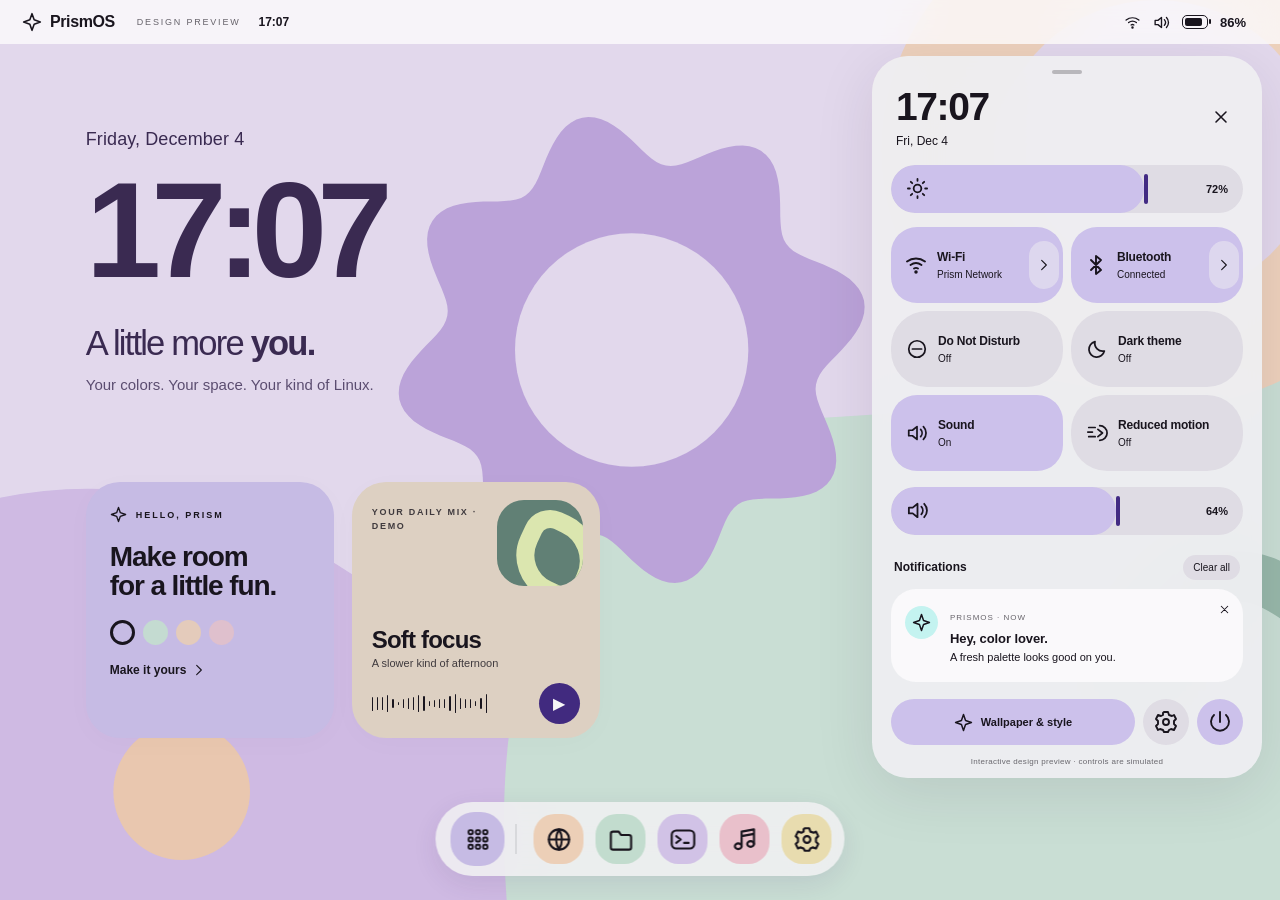
<file: PrismOS-Preview-v0.3.html>
<!doctype html>
<html lang="en">
<head>
  <meta charset="UTF-8">
  <meta name="viewport" content="width=device-width, initial-scale=1, viewport-fit=cover">
  <meta name="theme-color" content="#e9dff4">
  <title>PrismOS · Express yourself</title>
  <style>
@font-face{font-family:Prism;src:local("Roboto"),local("Arial");font-display:swap}
:root{--primary:#ccc1eb;--primaryStrong:#422a83;--onPrimary:#19151e;--onPrimaryStrong:white;--secondary:#e4d7c8;--tertiary:#c4f3f0;--surface:#faf9fb;--surfaceContainer:#efeef2;--surfaceHigh:#dfdce4;--onSurface:#19151e;--onSurfaceHigh:#19151e;--outline:#756e87;--fast:160ms;--standard:320ms;--slow:500ms;--spring:cubic-bezier(.22,1.25,.34,1);color-scheme:light}
.shade:focus,.modal:focus,.app-window:focus{outline:none}
.power-panel{width:min(420px,calc(100% - 24px))}.power-panel>p{font-size:13px;line-height:1.5}.power-choices{display:grid;gap:10px;margin:22px 0}.power-panel>#confirm-power{width:100%;margin:24px 0 14px}.power-panel>#cancel-power{margin:16px auto 0}.app-context{position:absolute;z-index:75;padding:8px;border-radius:22px;min-width:170px;background:var(--surfaceContainer)}.app-context button{display:block;width:100%;padding:12px 14px;text-align:left;border-radius:16px;font-size:12px}.app-context button:hover,.app-context button:focus-visible{background:var(--primary)}.app-choice{position:relative}.pin-mark{position:absolute;right:calc(50% - 29px);top:5px;width:10px;height:10px;border-radius:50%;background:var(--primaryStrong)}.dock{max-width:calc(100% - 20px);overflow-x:auto;scrollbar-width:none}.dock-app{flex-shrink:0}
*{box-sizing:border-box}body{margin:0;font-family:Prism,"Arial",sans-serif;color:var(--onSurface);overflow:hidden}button,input{font:inherit}button{color:inherit;cursor:pointer;border:0;background:none;-webkit-tap-highlight-color:transparent}button:focus-visible,input:focus-visible{outline:3px solid var(--primaryStrong);outline-offset:4px}button svg{pointer-events:none}button:disabled{opacity:.4;cursor:default}[hidden]{display:none!important}svg{width:24px;height:24px;display:block}button{transition:background var(--fast),transform var(--fast) var(--spring),border-radius var(--standard) var(--spring)}button:active{transform:scale(.94)}#desktop{width:100vw;height:100dvh;min-height:500px;position:relative;isolation:isolate;overflow:hidden}.wallpaper{position:absolute;inset:0;z-index:-2;background:#e9dff4}.wallpaper-art{position:absolute;inset:0;background-size:cover;background-position:center;transition:filter var(--standard)}body.dark .wallpaper-art{filter:brightness(.4) saturate(.85)}.status-bar{height:44px;display:flex;align-items:center;gap:18px;padding:0 22px;background:color-mix(in srgb,var(--surface) 80%,transparent);backdrop-filter:blur(22px);position:relative;z-index:40;font-size:13px}.brand{display:flex;gap:8px;align-items:center;padding:4px 0}.brand svg{width:20px;height:20px}.brand b{font-size:16px;letter-spacing:-.4px}.preview-label{font-size:9px;letter-spacing:1.8px;margin-left:14px;opacity:.65}.status-clock{flex:1;font-size:12px;font-weight:600}.status-system{display:flex;align-items:center;gap:12px;height:34px;padding:0 12px;border-radius:20px}.status-system:hover{background:var(--primary)}.status-system svg{width:17px;height:17px}.battery{width:26px;height:14px;border:1.8px solid currentColor;border-radius:5px;position:relative;padding:2px}.battery:after{content:"";position:absolute;right:-4px;top:3px;width:2px;height:5px;background:currentColor;border-radius:2px}.battery i{display:block;width:86%;height:100%;border-radius:2px;background:currentColor}.home-copy{position:absolute;left:6.7%;top:14.3%;color:#3b2b53;transition:opacity var(--standard),transform var(--standard)}body.dark .home-copy{color:#f0e7fa}.home-copy .date{font-size:18px;font-weight:500;letter-spacing:.1px}.giant-clock{font-size:clamp(94px,10.6vw,164px);line-height:1.18;font-weight:800;letter-spacing:-10px;font-variant-numeric:tabular-nums}.giant-clock span{font-weight:500}.home-copy h1{font-size:clamp(28px,2.7vw,42px);font-weight:500;letter-spacing:-1.8px;line-height:1.1;margin:14px 0}.home-copy em{font-style:normal;font-weight:800}.home-copy p{font-size:15px;margin:0;opacity:.8}.home-widgets{position:absolute;left:6.7%;bottom:18%;display:flex;gap:18px;align-items:stretch}.welcome-widget,.media-widget{width:248px;height:256px;border-radius:34px;padding:24px;background:var(--surfaceContainer);box-shadow:0 5px 30px #30174605;transition:background var(--standard)}.welcome-widget{background:var(--primary);color:var(--onPrimary)}.widget-eyebrow{font-size:9px;letter-spacing:2px;font-weight:700;display:flex;align-items:center;gap:9px}.widget-eyebrow svg{width:17px;height:17px}.welcome-widget h2{font-size:28px;line-height:1.05;letter-spacing:-1.1px;margin:19px 0 19px;font-weight:600}.palette-dots{display:flex;gap:8px}.palette-dot{width:25px;height:25px;border-radius:50%;border:3px solid transparent}.palette-dot.selected{border-color:#19151e}.text-button{font-size:12px;display:flex;align-items:center;gap:6px;padding:0;min-height:30px}.text-button svg{width:14px;height:14px}.welcome-widget>.text-button{margin-top:10px;font-weight:600}.media-widget{position:relative;padding:20px;background:var(--secondary);color:var(--onSecondary)}.album-art{height:86px;width:86px;position:absolute;right:17px;top:18px;background:#648478;border-radius:27px;overflow:hidden}.album-flower{height:85px;width:85px;border:18px solid #e2edb4;position:absolute;left:18px;top:15px;border-radius:32% 58% 28% 55%;transform:rotate(25deg)}.media-widget .eyebrow{display:block;max-width:110px;line-height:1.5;margin-top:4px}.eyebrow{font-size:9px;letter-spacing:1.7px;font-weight:700;opacity:.8}.media-widget h3{font-size:24px;font-weight:600;letter-spacing:-.8px;margin:93px 0 3px}.media-widget p{font-size:11px;margin:0;opacity:.8}.media-bottom{display:flex;align-items:center;justify-content:space-between;margin-top:14px}.round-button{width:46px;height:46px;border-radius:50%;display:grid;place-items:center;flex-shrink:0;background:var(--surfaceHigh)}.round-button.quiet{background:transparent}.round-button:hover{background:var(--primary)}.media-bottom .round-button{background:var(--primaryStrong);color:var(--onPrimaryStrong);font-size:16px;width:41px;height:41px}.wave{width:115px;height:23px;display:flex;align-items:center;gap:4px}.wave i{width:3px;border-radius:4px;background:currentColor;height:12px}.wave.playing i{animation:wave 700ms ease-in-out infinite alternate;animation-delay:calc(var(--index)*-65ms)}@keyframes wave{to{height:4px;opacity:.6}}.dock{position:absolute;bottom:24px;left:50%;transform:translateX(-50%);display:flex;gap:8px;align-items:center;padding:10px 15px;border-radius:38px;background:color-mix(in srgb,var(--surface) 86%,transparent);backdrop-filter:blur(26px);box-shadow:0 8px 26px #3b205719;z-index:15}.dock-app{position:relative;width:54px;height:54px;display:grid;place-items:center;border-radius:24px}.dock-app:hover{transform:translateY(-4px)}.all-apps{background:var(--primary)}.all-apps svg{width:25px;height:25px}.dock-divider{height:30px;width:1px;background:color-mix(in srgb,var(--onSurface) 18%,transparent);margin:0 3px}.dock-tip{position:absolute;bottom:calc(100% + 17px);padding:7px 11px;background:var(--surface);border-radius:14px;white-space:nowrap;font-size:11px;opacity:0;transform:translateY(4px);transition:opacity var(--fast),transform var(--fast);pointer-events:none}.dock-app:hover .dock-tip,.dock-app:focus-visible .dock-tip{opacity:1;transform:none}.app-icon{width:50px;height:50px;display:grid;place-items:center;border-radius:21px;color:#19151e}.app-icon svg{width:27px;height:27px}.peach{background:#f4d6bd}.mint{background:#c8e3d4}.lilac{background:#d8c8ed}.butter{background:#efe3b4}.rose{background:#f0c6d1}.panel{background:var(--surfaceContainer);box-shadow:0 14px 60px #2818301a}.shade{position:absolute;z-index:30;right:18px;top:56px;width:390px;padding:14px 19px 12px;border-radius:36px;background:color-mix(in srgb,var(--surfaceContainer) 94%,transparent);backdrop-filter:blur(36px);transform:translateY(-35px) scale(.95);transform-origin:top right;opacity:0;pointer-events:none;transition:transform var(--standard) var(--spring),opacity var(--fast),background var(--standard);max-height:calc(100dvh - 76px);overflow-y:auto;scrollbar-width:none}.shade.open{transform:none;opacity:1;pointer-events:auto}.shade-handle{height:4px;width:30px;border-radius:3px;background:color-mix(in srgb,var(--onSurface) 25%,transparent);margin:0 auto 12px}.shade-heading{display:flex;justify-content:space-between;align-items:center;margin:0 5px 17px}.shade-clock{font-size:39px;font-weight:600;letter-spacing:-1.4px;line-height:1.1}.shade-heading p{font-size:12px;margin:5px 0 0}.shade-heading>.round-button{width:35px;height:35px}.shade-heading svg{width:20px;height:20px}.control-slider{height:48px;position:relative;border-radius:26px;margin-bottom:14px;display:flex;align-items:center;background:var(--surfaceHigh);overflow:hidden;padding:0 15px;--value:72%}.control-slider:before{content:"";position:absolute;inset:0 auto 0 0;width:var(--value);border-radius:26px;background:var(--primary);transition:width 50ms linear}.control-slider>span{position:relative;z-index:1;pointer-events:none}.control-slider>span svg{width:23px;height:23px;color:var(--onPrimary)}.control-slider input{position:absolute;inset:0;width:100%;height:100%;margin:0;opacity:0;cursor:ew-resize;z-index:2}.control-slider output{position:relative;margin-left:auto;font-size:11px;font-weight:600;pointer-events:none;z-index:1}.control-slider:has(input:focus-visible){outline:3px solid var(--primaryStrong);outline-offset:3px}.control-slider:after{content:"";width:4px;height:30px;border-radius:5px;position:absolute;left:clamp(30px,var(--value),calc(100% - 10px));top:9px;background:var(--primaryStrong);pointer-events:none;transition:height var(--fast),top var(--fast)}.control-slider:active:after{height:38px;top:5px}.quick-grid{display:grid;grid-template-columns:1fr 1fr;gap:8px;margin-bottom:16px}.quick-tile{display:flex;align-items:center;gap:10px;text-align:left;height:76px;position:relative;background:var(--surfaceHigh);color:var(--onSurfaceHigh);border-radius:36px;padding:0 16px 0 15px;transition:background var(--fast),border-radius var(--standard) var(--spring),transform var(--fast) var(--spring)}.quick-tile.active{background:var(--primary);color:var(--onPrimary);border-radius:26px}.quick-tile:active{border-radius:18px;transform:scale(.96)}.quick-tile>.tile-icon svg{width:22px;height:22px}.quick-tile>div{min-width:0}.quick-tile b{display:block;font-size:12px;font-weight:600;white-space:nowrap;letter-spacing:-.2px}.quick-tile .tile-status{display:block;font-size:10px;margin-top:5px;overflow:hidden;text-overflow:ellipsis;white-space:nowrap;max-width:95px}.tile-arrow{position:absolute;right:11px;top:17px}.tile-arrow svg{width:11px;height:11px}.notification-heading{display:flex;align-items:center;justify-content:space-between;font-size:12px;margin:20px 3px 9px}.notification-heading>.text-button{font-size:10px;min-height:25px;padding:3px 10px;border-radius:14px;background:var(--surfaceHigh)}.notification{display:flex;gap:12px;padding:17px 14px;background:var(--surface);border-radius:25px;position:relative}.notification-icon{width:33px;height:33px;background:var(--tertiary);color:var(--onTertiary);border-radius:50%;display:grid;place-items:center;flex-shrink:0}.notification-icon svg{width:19px;height:19px}.notification-app{font-size:8px;letter-spacing:1px;opacity:.65}.notification h3{font-size:13px;font-weight:600;letter-spacing:-.1px;margin:7px 0 4px}.notification p{font-size:11px;line-height:1.4;margin:0}.dismiss-notification{position:absolute;right:7px;top:9px;padding:5px}.dismiss-notification svg{width:13px;height:13px}.caught-up{text-align:center;font-size:12px;padding:20px 0;opacity:.75}.shade-footer{display:flex;gap:8px;align-items:center;margin-top:17px}.pill-button{border-radius:24px;min-height:46px;padding:0 18px;display:flex;gap:8px;align-items:center;justify-content:center;background:var(--primary);color:var(--onPrimary);font-size:12px;font-weight:600}.pill-button svg{width:19px;height:19px}.edit-button{margin-right:auto;flex:1;font-size:11px;padding:0 12px}.power-button{background:var(--primary);color:var(--onPrimary)}.demo-note{font-size:8px;text-align:center;margin:12px 0 0;opacity:.62;letter-spacing:.3px}.modal-backdrop{position:absolute;inset:44px 0 0;background:#1b142544;backdrop-filter:blur(12px);z-index:45;animation:fade-in var(--fast)}.shade-backdrop{position:absolute;inset:44px 0 0;z-index:25;background:#271b3309}.modal{position:absolute;z-index:50;left:50%;top:50%;transform:translate(-50%,-50%);border-radius:40px;padding:30px;background:var(--surface);animation:modal-in var(--standard) var(--spring);max-height:calc(100dvh - 80px);overflow:auto}.modal-heading{display:flex;justify-content:space-between;align-items:center}.modal-heading h2{font-size:34px;letter-spacing:-1.3px;margin:9px 0 0;font-weight:600}.modal-heading .round-button{width:43px;height:43px}.drawer{width:min(860px,calc(100% - 40px));min-height:500px}.search-field{height:55px;border-radius:29px;background:var(--surfaceContainer);display:flex;align-items:center;gap:14px;padding:0 19px;margin:26px 0}.search-field svg{width:21px;height:21px}.search-field input{background:none;border:0;color:var(--onSurface);font-size:14px;flex:1;min-width:0;outline:0}.search-field:has(input:focus-visible){outline:3px solid var(--primaryStrong);outline-offset:3px}.search-field kbd{font-size:10px;border:1px solid var(--outline);border-radius:6px;padding:2px 6px;opacity:.65}.app-grid{display:grid;grid-template-columns:repeat(6,1fr);gap:20px 10px;margin:30px 0;max-height:390px;overflow:auto}.app-choice{display:flex;flex-direction:column;align-items:center;gap:10px;font-size:11px;min-height:94px;padding:6px;border-radius:26px}.app-choice:hover{background:var(--surfaceContainer)}.app-choice .app-icon{height:60px;width:60px;border-radius:24px}.app-choice svg{height:30px;width:30px}.drawer-footer{display:flex;justify-content:space-between;align-items:center;font-size:11px;padding-top:20px;border-top:1px solid var(--surfaceHigh)}.drawer-footer span{font-size:10px;opacity:.6}.appearance{width:min(550px,calc(100% - 40px))}.style-preview{height:150px;position:relative;background:var(--primary);color:var(--onPrimary);border-radius:30px;margin:24px 0;padding:20px;overflow:hidden}.style-clock{font-size:50px;font-weight:700;letter-spacing:-2px}.style-mini-tiles{display:flex;gap:8px;margin-top:14px}.style-mini-tiles i{display:block;width:75px;height:28px;border-radius:20px;background:var(--surface)}.style-mini-tiles i:nth-child(2){background:var(--secondary)}.style-mini-tiles i:nth-child(3){background:var(--tertiary)}.appearance h3{font-size:14px;font-weight:600;margin:22px 0 14px}.palette-options{display:flex;gap:10px}.palette-option{flex:1;border:2px solid transparent;padding:12px 4px 9px;border-radius:23px;background:var(--surfaceContainer);font-size:10px;display:flex;align-items:center;flex-direction:column;gap:8px}.palette-option.selected{border-color:var(--primaryStrong)}.palette-swatch{height:37px;width:37px;border-radius:50%;display:flex;overflow:hidden;transform:rotate(-25deg)}.palette-swatch i{width:50%;height:100%}.settings-row{display:flex;justify-content:space-between;align-items:center;margin-top:23px;font-size:13px}.settings-row p{font-size:11px;margin:6px 0 0;opacity:.7}.switch{height:30px;width:50px;padding:3px;background:var(--surfaceHigh);border:2px solid var(--outline);border-radius:20px;display:flex;align-items:center}.switch i{height:18px;width:18px;border-radius:50%;background:var(--outline);transition:transform var(--standard) var(--spring),background var(--fast)}.switch.on{background:var(--primaryStrong);border-color:var(--primaryStrong)}.switch.on i{background:var(--onPrimaryStrong);transform:translateX(19px)}.app-window{position:absolute;z-index:48;left:50%;top:50%;transform:translate(-50%,-50%);width:min(850px,calc(100% - 44px));height:min(580px,calc(100dvh - 130px));border-radius:32px;overflow:hidden;background:var(--surface);animation:app-in var(--standard) var(--spring)}.app-titlebar{display:flex;align-items:center;justify-content:space-between;height:62px;padding:0 18px;background:var(--surfaceContainer)}.app-title{display:flex;align-items:center;gap:12px;font-size:13px}.app-title svg{height:20px;width:20px}.window-label{font-size:8px;letter-spacing:1.5px;padding:4px 6px;border-radius:6px;background:var(--surfaceHigh)}.app-titlebar>.round-button{width:35px;height:35px}.app-titlebar>.round-button svg{width:18px;height:18px}#app-content{height:calc(100% - 62px);overflow:auto}.files-app{display:grid;grid-template-columns:180px 1fr;height:100%}.files-sidebar{padding:24px 16px;background:var(--surfaceContainer);display:flex;flex-direction:column;gap:8px}.files-sidebar button{font-size:12px;display:flex;gap:10px;align-items:center;padding:12px;border-radius:18px;text-align:left}.files-sidebar button.selected{background:var(--primary);color:var(--onPrimary)}.files-sidebar svg{height:18px;width:18px}.files-main{padding:26px}.files-main h2{font-size:28px;font-weight:600;letter-spacing:-1px;margin:0 0 26px}.file-grid{display:grid;grid-template-columns:repeat(3,1fr);gap:18px}.file-card{padding:14px 8px;background:var(--surfaceContainer);border-radius:24px;text-align:center;font-size:11px;line-height:1.5}.file-card>span{display:grid;place-items:center;height:65px;margin:0 auto 12px;color:var(--primaryStrong)}.file-card svg{width:39px;height:39px}.file-card small{display:block;opacity:.6}.browser-app{padding:25px;height:100%;background:var(--surface)}.browser-address{padding:13px 20px;background:var(--surfaceContainer);border-radius:25px;font-size:12px;color:var(--outline)}.browser-home{text-align:center;padding-top:55px}.browser-home>svg{margin:auto;height:50px;width:50px;color:var(--primaryStrong)}.browser-home h2{font-size:39px;letter-spacing:-1.4px;font-weight:600}.browser-home p{font-size:13px}.terminal-app{height:100%;padding:28px;background:#211b2d;color:#e9dff4;font:13px/1.9 ui-monospace,monospace;white-space:pre-wrap}.terminal-app b{color:#cbe6d7}.terminal-line{display:flex;gap:10px;align-items:center}.terminal-line input{font:inherit;flex:1;min-width:0;color:#e9dff4;border:0;outline:none;background:none}.generic-app{padding:50px;text-align:center}.generic-app>svg{width:58px;height:58px;margin:auto;color:var(--primaryStrong)}.generic-app h2{font-size:35px;font-weight:600;letter-spacing:-1px}.generic-app p{font-size:13px;line-height:1.7}.launch-splash{position:absolute;z-index:60;border-radius:26px;background:var(--primary);color:var(--onPrimary);display:flex;flex-direction:column;gap:24px;align-items:center;justify-content:center;pointer-events:none}.launch-splash svg{width:60px;height:60px}.expressive-loader{width:30px;height:30px;background:var(--primaryStrong);clip-path:polygon(50% 0,65% 13%,85% 10%,88% 30%,100% 50%,85% 65%,90% 85%,70% 88%,50% 100%,35% 87%,15% 90%,12% 70%,0 50%,15% 35%,10% 15%,30% 12%);animation:flower-spin 1300ms linear infinite,flower-morph 700ms ease-in-out infinite alternate}@keyframes flower-spin{to{transform:rotate(360deg)}}@keyframes flower-morph{to{border-radius:50%;clip-path:polygon(50% 0,68% 5%,87% 13%,95% 32%,100% 50%,95% 68%,87% 87%,68% 95%,50% 100%,32% 95%,13% 87%,5% 68%,0 50%,5% 32%,13% 13%,32% 5%)}}.toast{position:absolute;z-index:80;left:50%;bottom:116px;transform:translateX(-50%);background:var(--surface);color:var(--onSurface);padding:15px 24px;border-radius:25px;font-size:12px;box-shadow:0 10px 40px #211b2d20;max-width:calc(100% - 40px);text-align:center;animation:fade-in var(--fast)}@keyframes modal-in{from{opacity:0;transform:translate(-50%,-43%) scale(.94)}}@keyframes app-in{from{opacity:0;transform:translate(-50%,-46%) scale(.95)}}@keyframes fade-in{from{opacity:0}}.closing{pointer-events:none;animation:close-out var(--fast) ease-in forwards}@keyframes close-out{to{opacity:0;transform:translate(-50%,-48%) scale(.97)}}.reduced-motion *,.reduced-motion *:before,.reduced-motion *:after{animation-duration:0.01ms!important;animation-iteration-count:1!important;transition-duration:0.01ms!important;scroll-behavior:auto!important}.reduced-motion .expressive-loader{animation:none}.reduced-motion .wave i{animation:none}@media(prefers-reduced-motion:reduce){body:not(.motion-override) *{animation-duration:.01ms!important;animation-iteration-count:1!important;transition-duration:.01ms!important}}
@media(min-width:1600px){.home-widgets{bottom:21%}.welcome-widget,.media-widget{width:280px;height:270px}.welcome-widget h2{font-size:32px}.shade{width:414px}.quick-tile{height:83px}.quick-tile b{font-size:13px}.shade-clock{font-size:44px}}
@media(max-height:760px) and (min-width:900px){.home-copy{top:14%}.home-copy .giant-clock{font-size:100px}.home-copy h1{font-size:29px;margin:6px 0}.home-widgets{bottom:16%}.welcome-widget,.media-widget{height:211px;width:226px;padding:18px}.welcome-widget h2{font-size:25px;margin:15px 0}.media-widget h3{margin-top:68px}.media-bottom{margin-top:6px}.media-widget .album-art{width:70px;height:70px}.shade{max-height:calc(100dvh - 68px);top:50px;padding:10px 16px}.quick-tile{height:63px}.quick-grid{gap:6px;margin-bottom:10px}.shade-heading{margin-bottom:12px}.control-slider{height:42px;margin-bottom:10px}.control-slider:after{top:6px}.notification-heading{margin-top:10px}.shade-footer{margin-top:12px}.shade-handle{margin-bottom:9px}.dock{bottom:15px}.demo-note{margin-top:8px}}
@media(max-width:1000px){.home-copy{left:5%;top:16%}.home-copy .giant-clock{font-size:104px}.home-widgets{left:5%;gap:12px}.welcome-widget{width:224px}.media-widget{display:none}.home-copy h1{font-size:31px}.shade{width:370px;right:12px}.quick-tile{padding-left:13px;gap:8px}.app-grid{grid-template-columns:repeat(5,1fr)}}
@media(max-width:650px){#desktop{min-height:400px}.status-bar{padding:0 15px;gap:10px}.preview-label{display:none}.status-clock{font-size:11px}.status-system{gap:7px;padding:0 4px}.status-system svg{width:15px;height:15px}.home-copy{top:14%;left:8%}.home-copy .date{font-size:13px}.home-copy .giant-clock{font-size:98px;letter-spacing:-7px}.home-copy h1{font-size:30px;letter-spacing:-1px}.home-copy p{font-size:12px}.home-widgets{left:8%;bottom:19%}.welcome-widget{width:236px;height:221px}.welcome-widget h2{font-size:26px}.dock{bottom:17px;gap:3px;padding:9px 11px}.dock-app{width:46px;height:46px}.dock-app .app-icon{width:42px;height:42px;border-radius:18px}.dock-app .app-icon svg{width:23px;height:23px}.dock-divider{margin:0 2px}.shade{width:calc(100% - 20px);right:10px;top:52px;max-height:calc(100dvh - 62px);padding:13px 18px 12px;border-radius:32px}.shade-backdrop{background:#211b2d33;backdrop-filter:blur(10px)}.shade .quick-tile{height:76px}.quick-tile b{font-size:12px}.shade-footer .edit-button{font-size:10px}.home-copy,.home-widgets{transition:filter var(--standard)}body.shade-visible .home-copy,body.shade-visible .home-widgets{filter:blur(7px)}.drawer,.appearance{width:calc(100% - 20px);padding:23px;border-radius:32px;max-height:calc(100dvh - 62px)}.modal-heading h2{font-size:29px}.app-grid{grid-template-columns:repeat(3,1fr);gap:12px 4px;max-height:calc(100dvh - 360px)}.drawer-footer>span{display:none}.palette-options{gap:6px}.palette-option{padding:10px 2px}.files-app{grid-template-columns:120px 1fr}.files-sidebar{padding:18px 8px}.files-sidebar button{padding:10px 7px;font-size:10px;gap:7px}.files-main{padding:20px 14px}.file-grid{grid-template-columns:repeat(2,1fr);gap:10px}.files-main h2{font-size:24px}.app-window{width:calc(100% - 20px);height:calc(100dvh - 105px)}.generic-app{padding:35px 20px}.terminal-app{padding:20px;font-size:11px}}

/* Connection details share the shade's color and motion roles. */
.quick-tile.split-tile{padding:0;gap:0;overflow:hidden}
.tile-main{display:flex;align-items:center;gap:9px;flex:1;min-width:0;height:100%;padding:13px 0 13px 13px;text-align:left}
.tile-main>span:last-child{min-width:0;flex:1}.tile-main b,.tile-main .tile-status{display:block;overflow:hidden;text-overflow:ellipsis;white-space:nowrap}
.tile-details{width:30px;min-width:30px;height:48px;border-radius:20px;margin-right:4px;background:color-mix(in srgb,var(--surfaceContainer) 50%,transparent);display:grid;place-items:center}
.tile-details svg{width:14px;height:14px}.tile-details:focus-visible,.tile-main:focus-visible{outline-offset:-4px}
.connections{width:min(450px,calc(100% - 20px));max-height:calc(100dvh - 70px);overflow:auto}
.connection-toolbar{display:flex;gap:8px}.connection-toolbar button{flex:1;justify-content:center;font-size:12px}
#connection-status{font-size:12px;min-height:18px;line-height:1.5}
.connection-list{display:grid;gap:10px}.connection-row{background:var(--surfaceHigh);border-radius:24px;padding:8px}
.connection-choice{width:100%;padding:10px;display:flex;align-items:center;gap:12px;text-align:left;border-radius:18px}
.connection-choice.selected{background:var(--primary);color:var(--onPrimary)}.connection-choice>span{min-width:0;flex:1}.connection-choice b{display:block;font-size:14px;overflow-wrap:anywhere}.connection-choice small{display:block;font-size:11px;opacity:.8;margin-top:5px}
.connection-row form{padding:8px;display:grid;gap:10px}.connection-row label{display:grid;gap:7px;font-size:12px}
.connection-row input{width:100%;min-width:0;background:var(--surface);color:var(--onSurface);border:0;border-radius:16px;padding:14px}
.connection-row .pill-button{width:100%;justify-content:center}.connection-error{font-size:12px;color:var(--error);line-height:1.5;margin:0}
.connection-row .connection-action{margin-top:5px}.connections .modal-heading h2{font-size:30px}

</style>
</head>
<body>
  <main id="desktop" aria-label="PrismOS interactive design preview">
    <div class="wallpaper" aria-hidden="true"><div class="wallpaper-art"></div></div>
    <header class="status-bar">
      <button class="brand" data-open="drawer" aria-label="Open all applications"><span data-icon="spark"></span><b>PrismOS</b><span class="preview-label">DESIGN PREVIEW</span></button>
      <span class="status-clock">13:30</span>
      <button class="status-system" data-open="shade" aria-label="Open Quick Settings" aria-expanded="true"><span data-icon="wifi"></span><span data-icon="volume"></span><span class="battery"><i></i></span><b>86%</b></button>
    </header>
    <section class="home-copy">
      <div class="date">Wednesday, October 14</div>
      <div class="giant-clock" aria-label="Current time">13<span>:</span>30</div>
      <h1>A little more <em>you.</em></h1>
      <p>Your colors. Your space. Your kind of Linux.</p>
    </section>
    <section class="home-widgets" aria-label="Desktop widgets">
      <article class="welcome-widget">
        <div class="widget-eyebrow"><span data-icon="spark"></span> HELLO, PRISM</div>
        <h2>Make room<br>for a little fun.</h2>
        <div class="palette-dots" aria-label="Choose color palette"></div>
        <button class="text-button" data-open="appearance">Make it yours <span data-icon="arrow"></span></button>
      </article>
      <article class="media-widget">
        <div class="album-art" aria-hidden="true"><div class="album-flower"></div></div>
        <span class="eyebrow">YOUR DAILY MIX · DEMO</span>
        <h3>Soft focus</h3><p>A slower kind of afternoon</p>
        <div class="media-bottom"><div class="wave" aria-hidden="true"></div><button id="play-media" class="round-button" aria-label="Play demo track">▶</button></div>
      </article>
    </section>
    <nav class="dock" aria-label="Favorite applications">
      <button class="dock-app all-apps" data-open="drawer" aria-label="All apps"><span data-icon="apps"></span><span class="dock-tip">All apps</span></button>
      <div class="dock-divider"></div>
      <button class="dock-app" data-app="browser" aria-label="Browser"><span class="app-icon peach" data-icon="browser"></span><span class="dock-tip">Browser</span></button>
      <button class="dock-app" data-app="files" aria-label="Files"><span class="app-icon mint" data-icon="folder"></span><span class="dock-tip">Files</span></button>
      <button class="dock-app" data-app="terminal" aria-label="Terminal"><span class="app-icon lilac" data-icon="terminal"></span><span class="dock-tip">Terminal</span></button>
      <button class="dock-app" data-app="settings" aria-label="Settings"><span class="app-icon butter" data-icon="settings"></span><span class="dock-tip">Settings</span></button>
      <button class="dock-app" data-app="music" aria-label="Music"><span class="app-icon rose" data-icon="music"></span><span class="dock-tip">Music</span></button>
    </nav>
    <div id="shade-backdrop" class="shade-backdrop" hidden></div>
    <aside id="shade" class="shade panel open" aria-label="Quick Settings" role="dialog" aria-modal="true" tabindex="-1">
      <div class="shade-handle" aria-hidden="true"></div>
      <div class="shade-heading"><div><div class="shade-clock">13:30</div><p class="shade-date">Wed, Oct 14</p></div><button class="round-button quiet" data-close="shade" aria-label="Close Quick Settings"><span data-icon="close"></span></button></div>
      <div class="brightness control-slider"><span data-icon="brightness"></span><input id="brightness" type="range" min="10" max="100" value="72" aria-label="Display brightness"><output for="brightness">72%</output></div>
      <div class="quick-grid">
        <div class="quick-tile active split-tile"><button class="tile-main" data-toggle="wifi" aria-pressed="true" aria-label="Toggle Wi-Fi"><span class="tile-icon" data-icon="wifi"></span><span><b>Wi-Fi</b><span class="tile-status">Prism Network</span></span></button><button class="tile-details" data-connections="wifi" aria-label="Wi-Fi devices and connections"><span data-icon="arrow"></span></button></div>
        <div class="quick-tile active split-tile"><button class="tile-main" data-toggle="bluetooth" aria-pressed="true" aria-label="Toggle Bluetooth"><span class="tile-icon" data-icon="bluetooth"></span><span><b>Bluetooth</b><span class="tile-status">Connected</span></span></button><button class="tile-details" data-connections="bluetooth" aria-label="Bluetooth devices and connections"><span data-icon="arrow"></span></button></div>
        <button class="quick-tile" data-toggle="dnd" aria-pressed="false"><span class="tile-icon" data-icon="dnd"></span><div><b>Do Not Disturb</b><span class="tile-status">Off</span></div></button>
        <button class="quick-tile" data-toggle="dark" aria-pressed="false"><span class="tile-icon" data-icon="moon"></span><div><b>Dark theme</b><span class="tile-status">Off</span></div></button>
        <button class="quick-tile active" data-toggle="sound" aria-pressed="true"><span class="tile-icon" data-icon="volume"></span><div><b>Sound</b><span class="tile-status">On</span></div></button>
        <button class="quick-tile" data-toggle="reduced" aria-pressed="false"><span class="tile-icon" data-icon="motion"></span><div><b>Reduced motion</b><span class="tile-status">Off</span></div></button>
      </div>
      <div class="volume control-slider"><span data-icon="volume"></span><input id="volume" type="range" min="0" max="100" value="64" aria-label="Media volume"><output for="volume">64%</output></div>
      <div class="notification-heading"><b>Notifications</b><button id="clear-notifications" class="text-button">Clear all</button></div>
      <div id="notifications">
        <article class="notification"><span class="notification-icon" data-icon="spark"></span><div><span class="notification-app">PRISMOS · NOW</span><h3>Hey, color lover.</h3><p>A fresh palette looks good on you.</p></div><button class="dismiss-notification" aria-label="Dismiss welcome notification"><span data-icon="close"></span></button></article>
      </div>
      <div class="shade-footer"><button class="pill-button edit-button" data-open="appearance"><span data-icon="spark"></span>Wallpaper & style</button><button class="round-button" data-app="settings" aria-label="Settings"><span data-icon="settings"></span></button><button class="round-button power-button" id="power" aria-label="Show session menu"><span data-icon="power"></span></button></div>
      <p class="demo-note">Interactive design preview · controls are simulated</p>
    </aside>
    <div id="modal-backdrop" class="modal-backdrop" hidden></div>
    <section id="drawer" class="drawer modal panel" hidden aria-label="All applications" role="dialog" aria-modal="true" tabindex="-1">
      <div class="modal-heading"><div><span class="eyebrow">A PLACE FOR EVERYTHING</span><h2>Your apps</h2></div><button class="round-button quiet" data-close="drawer" aria-label="Close all applications"><span data-icon="close"></span></button></div>
      <label class="search-field"><span data-icon="search"></span><input id="app-search" placeholder="Search your apps" autocomplete="off" aria-label="Search applications"><kbd>/</kbd></label>
      <div id="app-grid" class="app-grid"></div>
      <p id="no-apps" hidden>No apps match your search.</p>
      <div class="drawer-footer">Start something good.<span>Esc to close · Enter to open</span></div>
    </section>
    <section id="appearance" class="appearance modal panel" hidden role="dialog" aria-modal="true" aria-label="Wallpaper and style" tabindex="-1">
      <div class="modal-heading"><div><span class="eyebrow">FEEL RIGHT AT HOME</span><h2>Make it yours.</h2></div><button class="round-button quiet" data-close="appearance" aria-label="Close style settings"><span data-icon="close"></span></button></div>
      <div class="style-preview"><div class="style-clock">13:30</div><div class="style-mini-tiles"><i></i><i></i><i></i></div></div>
      <h3>Find your color</h3><div class="palette-options"></div>
      <div class="settings-row"><div><b>Dark theme</b><p>Soft colors after sunset.</p></div><button class="switch" data-setting="dark" role="switch" aria-checked="false" aria-label="Dark theme"><i></i></button></div>
      <div class="settings-row"><div><b>Reduced motion</b><p>Keep the colors, simplify movement.</p></div><button class="switch" data-setting="reduced" role="switch" aria-checked="false" aria-label="Reduced motion"><i></i></button></div>
    </section>
    <section id="power-panel" class="power-panel modal panel" hidden role="dialog" aria-modal="true" aria-label="Session actions" tabindex="-1">
      <div class="modal-heading"><h2 id="power-heading">Take a moment.</h2><button class="round-button quiet" data-close="power-panel" aria-label="Close session actions"><span data-icon="close"></span></button></div>
      <p id="power-description">Choose what happens next.</p>
      <div class="power-choices"><button class="pill-button" data-power-choice="Lock">Lock</button><button class="pill-button" data-power-choice="Suspend">Suspend</button><button class="pill-button" data-power-choice="Sign out">Sign out</button><button class="pill-button" data-power-choice="Restart">Restart</button><button class="pill-button" data-power-choice="Power off">Power off</button></div>
      <button id="confirm-power" class="pill-button" hidden>Confirm</button><button id="cancel-power" class="text-button">Cancel</button>
      <p class="demo-note">Design preview · session actions are simulated</p>
    </section>
    <section id="connections" class="connections modal panel" hidden role="dialog" aria-modal="true" aria-label="Wireless connections" tabindex="-1">
      <div class="modal-heading"><div><span class="eyebrow">A LITTLE MORE CONNECTED</span><h2 id="connection-title">Wi-Fi</h2></div><button class="round-button quiet" data-open="shade" aria-label="Back to Quick Settings"><span data-icon="close"></span></button></div>
      <div class="connection-toolbar"><button id="connection-radio" class="pill-button">Turn off</button><button id="scan-connections" class="pill-button">Refresh</button></div>
      <p id="connection-status" role="status"></p>
      <div id="connection-list" class="connection-list"></div>
      <p class="demo-note">Interactive design preview · connections are simulated</p>
    </section>
    <div id="app-context" class="app-context panel" hidden role="menu" aria-label="Application actions"><button id="context-open" role="menuitem">Open</button><button id="context-pin" role="menuitem">Pin to dock</button></div>
    <section id="app-window" class="app-window panel" hidden aria-label="Application preview" role="dialog" aria-modal="true" tabindex="-1">
      <div class="app-titlebar"><div class="app-title"><span id="window-icon"></span><b id="window-title"></b><span class="window-label">PREVIEW</span></div><button class="round-button quiet" id="close-app" aria-label="Close application"><span data-icon="close"></span></button></div>
      <div id="app-content"></div>
    </section>
    <div id="launch-splash" class="launch-splash" hidden aria-hidden="true"><div id="splash-icon"></div><div class="expressive-loader"></div></div>
    <div id="toast" class="toast" role="status" hidden></div>
  </main>
  <script>
window.PRISM_TOKENS = {"version": 1, "motion": {"fast": 160, "standard": 320, "slow": 500}, "shape": {"tileInactive": 36, "tileActive": 26, "panel": 36, "app": 24}, "palettes": {"Lilac": {"seed": "#8469cf", "light": {"primary": "#ccc1eb", "primaryStrong": "#422a83", "secondary": "#e4d7c8", "tertiary": "#c4f3f0", "surface": "#faf9fb", "surfaceContainer": "#efeef2", "surfaceHigh": "#dfdce4", "outline": "#756e87", "error": "#a8332a", "onPrimary": "#19151e", "onPrimaryStrong": "#ffffff", "onSecondary": "#19151e", "onTertiary": "#19151e", "onSurface": "#19151e", "onSurfaceContainer": "#19151e", "onSurfaceHigh": "#19151e", "onError": "#ffffff", "seed": "#8469cf", "dark": false}, "dark": {"primary": "#bcaee5", "primaryStrong": "#ad9bdf", "secondary": "#d7c4ac", "tertiary": "#9eeae6", "surface": "#16141a", "surfaceContainer": "#24212c", "surfaceHigh": "#35313f", "outline": "#a29daf", "error": "#ffb4ab", "onPrimary": "#19151e", "onPrimaryStrong": "#19151e", "onSecondary": "#19151e", "onTertiary": "#19151e", "onSurface": "#ffffff", "onSurfaceContainer": "#ffffff", "onSurfaceHigh": "#ffffff", "onError": "#19151e", "seed": "#8469cf", "dark": true}}, "Mint": {"seed": "#47846a", "light": {"primary": "#cae2d8", "primaryStrong": "#3d715b", "secondary": "#e0c8e4", "tertiary": "#e7f3c4", "surface": "#f9fbfa", "surfaceContainer": "#eef2f0", "surfaceHigh": "#dce4e1", "outline": "#6e877c", "error": "#a8332a", "onPrimary": "#19151e", "onPrimaryStrong": "#ffffff", "onSecondary": "#19151e", "onTertiary": "#19151e", "onSurface": "#19151e", "onSurfaceContainer": "#19151e", "onSurfaceHigh": "#19151e", "onError": "#ffffff", "seed": "#47846a", "dark": false}, "dark": {"primary": "#b9dacc", "primaryStrong": "#a9d1c0", "secondary": "#d1acd7", "tertiary": "#d7ea9e", "surface": "#141a17", "surfaceContainer": "#212c27", "surfaceHigh": "#313f39", "outline": "#9dafa7", "error": "#ffb4ab", "onPrimary": "#19151e", "onPrimaryStrong": "#19151e", "onSecondary": "#19151e", "onTertiary": "#19151e", "onSurface": "#ffffff", "onSurfaceContainer": "#ffffff", "onSurfaceHigh": "#ffffff", "onError": "#19151e", "seed": "#47846a", "dark": true}}, "Tangerine": {"seed": "#c27443", "light": {"primary": "#ebd1c1", "primaryStrong": "#834d2a", "secondary": "#c8e4db", "tertiary": "#f3c4ef", "surface": "#fbfaf9", "surfaceContainer": "#f2efee", "surfaceHigh": "#e4dfdc", "outline": "#87786e", "error": "#a8332a", "onPrimary": "#19151e", "onPrimaryStrong": "#ffffff", "onSecondary": "#19151e", "onTertiary": "#19151e", "onSurface": "#19151e", "onSurfaceContainer": "#19151e", "onSurfaceHigh": "#19151e", "onError": "#ffffff", "seed": "#c27443", "dark": false}, "dark": {"primary": "#e5c3ae", "primaryStrong": "#dfb59b", "secondary": "#acd7c9", "tertiary": "#ea9ee5", "surface": "#1a1614", "surfaceContainer": "#2c2521", "surfaceHigh": "#3f3631", "outline": "#afa49d", "error": "#ffb4ab", "onPrimary": "#19151e", "onPrimaryStrong": "#19151e", "onSecondary": "#19151e", "onTertiary": "#19151e", "onSurface": "#ffffff", "onSurfaceContainer": "#ffffff", "onSurfaceHigh": "#ffffff", "onError": "#19151e", "seed": "#c27443", "dark": true}}, "Rose": {"seed": "#b85c80", "light": {"primary": "#e6c6d3", "primaryStrong": "#79354f", "secondary": "#cbe4c8", "tertiary": "#d1c4f3", "surface": "#fbf9fa", "surfaceContainer": "#f2eeef", "surfaceHigh": "#e4dce0", "outline": "#876e78", "error": "#a8332a", "onPrimary": "#19151e", "onPrimaryStrong": "#ffffff", "onSecondary": "#19151e", "onTertiary": "#19151e", "onSurface": "#19151e", "onSurfaceContainer": "#19151e", "onSurfaceHigh": "#19151e", "onError": "#ffffff", "seed": "#b85c80", "dark": false}, "dark": {"primary": "#dfb4c5", "primaryStrong": "#d7a3b7", "secondary": "#b1d7ac", "tertiary": "#b49eea", "surface": "#1a1416", "surfaceContainer": "#2c2125", "surfaceHigh": "#3f3137", "outline": "#af9da4", "error": "#ffb4ab", "onPrimary": "#19151e", "onPrimaryStrong": "#19151e", "onSecondary": "#19151e", "onTertiary": "#19151e", "onSurface": "#ffffff", "onSurfaceContainer": "#ffffff", "onSurfaceHigh": "#ffffff", "onError": "#19151e", "seed": "#b85c80", "dark": true}}}};

</script>
  <script>
window.PRISM_ICONS = {"wifi": "<svg xmlns=\"http://www.w3.org/2000/svg\" viewBox=\"0 0 24 24\" fill=\"none\" stroke=\"currentColor\" stroke-width=\"1.9\" stroke-linecap=\"round\" stroke-linejoin=\"round\"><path d=\"M3 8.5a15 15 0 0 1 18 0M6.5 12a9.3 9.3 0 0 1 11 0M10 15.5a3.8 3.8 0 0 1 4 0\"/><circle cx=\"12\" cy=\"19\" r=\".8\" fill=\"currentColor\"/></svg>\n", "bluetooth": "<svg xmlns=\"http://www.w3.org/2000/svg\" viewBox=\"0 0 24 24\" fill=\"none\" stroke=\"currentColor\" stroke-width=\"1.9\" stroke-linecap=\"round\" stroke-linejoin=\"round\"><path d=\"m7 7 10 10-5 4V3l5 4L7 17\"/></svg>\n", "brightness": "<svg xmlns=\"http://www.w3.org/2000/svg\" viewBox=\"0 0 24 24\" fill=\"none\" stroke=\"currentColor\" stroke-width=\"1.9\" stroke-linecap=\"round\" stroke-linejoin=\"round\"><circle cx=\"12\" cy=\"12\" r=\"4\"/><path d=\"M12 2v2m0 16v2M2 12h2m16 0h2M5 5l1.5 1.5M17.5 17.5 19 19M5 19l1.5-1.5M17.5 6.5 19 5\"/></svg>\n", "volume": "<svg xmlns=\"http://www.w3.org/2000/svg\" viewBox=\"0 0 24 24\" fill=\"none\" stroke=\"currentColor\" stroke-width=\"1.9\" stroke-linecap=\"round\" stroke-linejoin=\"round\"><path d=\"M3 9h4l5-4v14l-5-4H3zM16 8a6 6 0 0 1 0 8M19 5a10 10 0 0 1 0 14\"/></svg>\n", "moon": "<svg xmlns=\"http://www.w3.org/2000/svg\" viewBox=\"0 0 24 24\" fill=\"none\" stroke=\"currentColor\" stroke-width=\"1.9\" stroke-linecap=\"round\" stroke-linejoin=\"round\"><path d=\"M20 14.2A8.6 8.6 0 0 1 9.8 4 8.5 8.5 0 1 0 20 14.2Z\"/></svg>\n", "dnd": "<svg xmlns=\"http://www.w3.org/2000/svg\" viewBox=\"0 0 24 24\" fill=\"none\" stroke=\"currentColor\" stroke-width=\"1.9\" stroke-linecap=\"round\" stroke-linejoin=\"round\"><circle cx=\"12\" cy=\"12\" r=\"9\"/><path d=\"M7 12h10\"/></svg>\n", "motion": "<svg xmlns=\"http://www.w3.org/2000/svg\" viewBox=\"0 0 24 24\" fill=\"none\" stroke=\"currentColor\" stroke-width=\"1.9\" stroke-linecap=\"round\" stroke-linejoin=\"round\"><path d=\"M3 6h7M2 11h5M3 16h7m5-12a8 8 0 1 1 0 16m-2-12 5 4-5 4\"/></svg>\n", "spark": "<svg xmlns=\"http://www.w3.org/2000/svg\" viewBox=\"0 0 24 24\" fill=\"none\" stroke=\"currentColor\" stroke-width=\"1.9\" stroke-linecap=\"round\" stroke-linejoin=\"round\"><path d=\"m12 2 2.6 7.4L22 12l-7.4 2.6L12 22l-2.6-7.4L2 12l7.4-2.6Z\"/></svg>\n", "apps": "<svg xmlns=\"http://www.w3.org/2000/svg\" viewBox=\"0 0 24 24\" fill=\"none\" stroke=\"currentColor\" stroke-width=\"1.9\" stroke-linecap=\"round\" stroke-linejoin=\"round\"><rect x=\"3\" y=\"3\" width=\"4\" height=\"4\" rx=\"1.4\"/><rect x=\"3\" y=\"10\" width=\"4\" height=\"4\" rx=\"1.4\"/><rect x=\"3\" y=\"17\" width=\"4\" height=\"4\" rx=\"1.4\"/><rect x=\"10\" y=\"3\" width=\"4\" height=\"4\" rx=\"1.4\"/><rect x=\"10\" y=\"10\" width=\"4\" height=\"4\" rx=\"1.4\"/><rect x=\"10\" y=\"17\" width=\"4\" height=\"4\" rx=\"1.4\"/><rect x=\"17\" y=\"3\" width=\"4\" height=\"4\" rx=\"1.4\"/><rect x=\"17\" y=\"10\" width=\"4\" height=\"4\" rx=\"1.4\"/><rect x=\"17\" y=\"17\" width=\"4\" height=\"4\" rx=\"1.4\"/></svg>\n", "settings": "<svg xmlns=\"http://www.w3.org/2000/svg\" viewBox=\"0 0 24 24\" fill=\"none\" stroke=\"currentColor\" stroke-width=\"1.9\" stroke-linecap=\"round\" stroke-linejoin=\"round\"><path d=\"m9 3 1-1h4l1 3 3 1 2-1 2 4-2 2v3l2 2-2 4-3-1-2 1-1 2h-4l-1-2-3-1-2 1-2-4 2-2v-3L2 9l2-4 3 1 2-1Z\"/><circle cx=\"12\" cy=\"12\" r=\"3\"/></svg>\n", "lock": "<svg xmlns=\"http://www.w3.org/2000/svg\" viewBox=\"0 0 24 24\" fill=\"none\" stroke=\"currentColor\" stroke-width=\"1.9\" stroke-linecap=\"round\" stroke-linejoin=\"round\"><rect x=\"5\" y=\"10\" width=\"14\" height=\"11\" rx=\"3\"/><path d=\"M8 10V7a4 4 0 0 1 8 0v3M12 14v3\"/></svg>\n", "folder": "<svg xmlns=\"http://www.w3.org/2000/svg\" viewBox=\"0 0 24 24\" fill=\"none\" stroke=\"currentColor\" stroke-width=\"1.9\" stroke-linecap=\"round\" stroke-linejoin=\"round\"><path d=\"M3 7a2 2 0 0 1 2-2h5l2 3h7a2 2 0 0 1 2 2v9a2 2 0 0 1-2 2H5a2 2 0 0 1-2-2Z\"/></svg>\n", "browser": "<svg xmlns=\"http://www.w3.org/2000/svg\" viewBox=\"0 0 24 24\" fill=\"none\" stroke=\"currentColor\" stroke-width=\"1.9\" stroke-linecap=\"round\" stroke-linejoin=\"round\"><circle cx=\"12\" cy=\"12\" r=\"9\"/><path d=\"M3 12h18M12 3a18 18 0 0 1 0 18 18 18 0 0 1 0-18Z\"/></svg>\n", "terminal": "<svg xmlns=\"http://www.w3.org/2000/svg\" viewBox=\"0 0 24 24\" fill=\"none\" stroke=\"currentColor\" stroke-width=\"1.9\" stroke-linecap=\"round\" stroke-linejoin=\"round\"><rect x=\"2\" y=\"4\" width=\"20\" height=\"16\" rx=\"4\"/><path d=\"m6 9 4 3-4 3m7 0h4\"/></svg>\n", "music": "<svg xmlns=\"http://www.w3.org/2000/svg\" viewBox=\"0 0 24 24\" fill=\"none\" stroke=\"currentColor\" stroke-width=\"1.9\" stroke-linecap=\"round\" stroke-linejoin=\"round\"><path d=\"M9 18V5l11-2v13M9 9l11-2\"/><ellipse cx=\"6\" cy=\"18\" rx=\"3\" ry=\"2.5\"/><ellipse cx=\"17\" cy=\"16\" rx=\"3\" ry=\"2.5\"/></svg>\n", "calendar": "<svg xmlns=\"http://www.w3.org/2000/svg\" viewBox=\"0 0 24 24\" fill=\"none\" stroke=\"currentColor\" stroke-width=\"1.9\" stroke-linecap=\"round\" stroke-linejoin=\"round\"><rect x=\"3\" y=\"5\" width=\"18\" height=\"16\" rx=\"4\"/><path d=\"M7 3v4m10-4v4M3 11h18m-14 5h3m4 0h3\"/></svg>\n", "photo": "<svg xmlns=\"http://www.w3.org/2000/svg\" viewBox=\"0 0 24 24\" fill=\"none\" stroke=\"currentColor\" stroke-width=\"1.9\" stroke-linecap=\"round\" stroke-linejoin=\"round\"><rect x=\"3\" y=\"3\" width=\"18\" height=\"18\" rx=\"5\"/><circle cx=\"8\" cy=\"8\" r=\"2\"/><path d=\"m3 17 6-6 4 4 3-3 5 5\"/></svg>\n", "mail": "<svg xmlns=\"http://www.w3.org/2000/svg\" viewBox=\"0 0 24 24\" fill=\"none\" stroke=\"currentColor\" stroke-width=\"1.9\" stroke-linecap=\"round\" stroke-linejoin=\"round\"><rect x=\"3\" y=\"5\" width=\"18\" height=\"14\" rx=\"4\"/><path d=\"m4 7 8 6 8-6\"/></svg>\n", "search": "<svg xmlns=\"http://www.w3.org/2000/svg\" viewBox=\"0 0 24 24\" fill=\"none\" stroke=\"currentColor\" stroke-width=\"1.9\" stroke-linecap=\"round\" stroke-linejoin=\"round\"><circle cx=\"10.5\" cy=\"10.5\" r=\"6.5\"/><path d=\"m16 16 5 5\"/></svg>\n", "arrow": "<svg xmlns=\"http://www.w3.org/2000/svg\" viewBox=\"0 0 24 24\" fill=\"none\" stroke=\"currentColor\" stroke-width=\"1.9\" stroke-linecap=\"round\" stroke-linejoin=\"round\"><path d=\"m8 4 8 8-8 8\"/></svg>\n", "close": "<svg xmlns=\"http://www.w3.org/2000/svg\" viewBox=\"0 0 24 24\" fill=\"none\" stroke=\"currentColor\" stroke-width=\"1.9\" stroke-linecap=\"round\" stroke-linejoin=\"round\"><path d=\"m6 6 12 12M6 18 18 6\"/></svg>\n", "power": "<svg xmlns=\"http://www.w3.org/2000/svg\" viewBox=\"0 0 24 24\" fill=\"none\" stroke=\"currentColor\" stroke-width=\"1.9\" stroke-linecap=\"round\" stroke-linejoin=\"round\"><path d=\"M12 2v10M6 5a9 9 0 1 0 12 0\"/></svg>\n"};

</script>
  <script>
/* PrismOS design review. Local, offline, simulated controls only. */
(() => {
  'use strict';
  const $ = (selector, root = document) => root.querySelector(selector);
  const $$ = (selector, root = document) => [...root.querySelectorAll(selector)];
  const apps = [
    {id:'browser',name:'Browser',icon:'browser',color:'peach'},
    {id:'files',name:'Files',icon:'folder',color:'mint'},
    {id:'terminal',name:'Terminal',icon:'terminal',color:'lilac'},
    {id:'settings',name:'Settings',icon:'settings',color:'butter'},
    {id:'music',name:'Music',icon:'music',color:'rose'},
    {id:'calendar',name:'Calendar',icon:'calendar',color:'mint'},
    {id:'photos',name:'Photos',icon:'photo',color:'peach'},
    {id:'mail',name:'Mail',icon:'mail',color:'lilac'},
    {id:'style',name:'Wallpaper & style',icon:'spark',color:'rose'},
  ];
  const icon = name => window.PRISM_ICONS[name] || window.PRISM_ICONS.spark;
  const state = {palette:'Lilac',dark:false,reduced:matchMedia('(prefers-reduced-motion: reduce)').matches,wifi:true,bluetooth:true,dnd:false,sound:true,favorites:['browser','files','terminal','music']};
  try { const saved = JSON.parse(localStorage.getItem('prismos-preview') || '{}');
    for (const key of ['palette','dark','reduced']) if (typeof saved[key] === typeof state[key]) state[key] = saved[key];
    if(Array.isArray(saved.favorites))state.favorites=[...new Set(saved.favorites)].filter(id=>apps.some(app=>app.id===id)).slice(0,8);
  } catch { /* Storage is optional, including in restricted file previews. */ }
  if (!window.PRISM_TOKENS.palettes[state.palette]) state.palette = 'Lilac';
  let panel = 'shade';
  let restoreFocus = null;
  let launchToken = 0;
  let toastTimeout;
  let playing = false;
  const panels = ['shade','drawer','appearance','power-panel','connections'];
  let contextApp=null,contextSource=null,powerChoice=null,holdTimer=null,heldSource=null;
  let connectionKind='wifi',selectedNetwork=null,connectionToken=0,connectionBusy=false;
  const networks=[{id:'prism',name:'Prism Network',signal:96,secured:true,connected:true,saved:true},
    {id:'blueberry',name:'Blueberry Studio',signal:82,secured:true,connected:false,saved:false},
    {id:'cafe',name:'Cafe: Open',signal:54,secured:false,connected:false,saved:false}];
  const devices=[{id:'buds',name:'Blue buds',paired:true,connected:true},{id:'keyboard',name:'Studio keyboard',paired:true,connected:false},{id:'speaker',name:'New speaker',paired:false,connected:false}];

  function hydrate(root = document) {
    $$('[data-icon]',root).forEach(el => { el.innerHTML = icon(el.dataset.icon); });
  }
  function persist() {
    try { localStorage.setItem('prismos-preview',JSON.stringify({palette:state.palette,dark:state.dark,reduced:state.reduced,favorites:state.favorites})); } catch {}
  }
  function applyTheme() {
    const roles = window.PRISM_TOKENS.palettes[state.palette][state.dark ? 'dark' : 'light'];
    for (const [name,value] of Object.entries(roles)) if (typeof value === 'string') document.documentElement.style.setProperty('--'+name,value);
    document.documentElement.style.colorScheme = state.dark ? 'dark' : 'light';
    document.body.classList.toggle('dark',state.dark);
    document.body.classList.toggle('reduced-motion',state.reduced);
    document.body.classList.add('motion-override');
    $$('[data-palette]').forEach(el => { el.classList.toggle('selected',el.dataset.palette === state.palette); el.setAttribute('aria-pressed',String(el.dataset.palette === state.palette)); });
    for (const key of ['dark','reduced']) {
      $$('[data-setting="'+key+'"]').forEach(el => { el.classList.toggle('on',state[key]); el.setAttribute('aria-checked',String(state[key])); });
    }
    syncTiles(); persist();
  }
  function syncTiles() {
    $$('[data-toggle]').forEach(button => {
      const key = button.dataset.toggle, active = state[key];
      const tile=button.closest('.quick-tile');
      tile.classList.toggle('active',active);
      button.setAttribute('aria-pressed',String(active));
      const text = key === 'wifi' ? (active ? networks.find(n=>n.connected)?.name || 'Not connected' : 'Off') : key === 'bluetooth' ? (active ? devices.some(d=>d.connected)?'Connected':'On' : 'Off') : key === 'sound' ? (active ? 'On' : 'Muted') : (active ? 'On' : 'Off');
      $('.tile-status',tile).textContent = text;
    });
  }
  function toast(message) {
    $('#toast').textContent = message; $('#toast').hidden = false;
    clearTimeout(toastTimeout); toastTimeout = setTimeout(() => $('#toast').hidden = true,3800);
  }
  function closePanels(restore = true) {
    connectionToken++;connectionBusy=false;selectedNetwork=null;
    $('#connection-list').replaceChildren();
    $('#app-context').hidden=true;
    panels.forEach(id => { const el = $('#'+id); if (id === 'shade') {el.classList.remove('open');el.inert = true;el.setAttribute('aria-modal','false');el.setAttribute('aria-hidden','true');} else el.hidden = true; });
    $('#modal-backdrop').hidden = true; $('#shade-backdrop').hidden = true;
    document.body.classList.remove('shade-visible');
    $('[data-open="shade"]').setAttribute('aria-expanded','false');
    panel = null;
    if (restore && restoreFocus?.isConnected) restoreFocus.focus();
  }
  function openConnections(kind){
    connectionKind=kind;openPanel('connections');renderConnections();
  }
  function renderConnections(){
    $('#connection-title').textContent=connectionKind==='wifi'?'Wi-Fi':'Bluetooth';
    $('#connection-radio').textContent=state[connectionKind]?'Turn off':'Turn on';
    $('#connection-radio').disabled=connectionBusy;$('#scan-connections').disabled=connectionBusy||!state[connectionKind];
    $('#connection-status').textContent=connectionBusy?'Just a moment…':state[connectionKind]?'Choose what you want to connect.':'Turn on '+(connectionKind==='wifi'?'Wi-Fi':'Bluetooth')+' to find connections.';
    const list=$('#connection-list');list.replaceChildren();if(!state[connectionKind])return;
    const items=connectionKind==='wifi'?networks:devices;
    items.forEach(item=>{
      const row=document.createElement('article');row.className='connection-row';row.dataset.connection=item.id;
      const choice=document.createElement('button');choice.className='connection-choice'+(item.connected||selectedNetwork===item.id?' selected':'');
      choice.disabled=connectionBusy;choice.innerHTML=icon(connectionKind==='wifi'?'wifi':'bluetooth');
      const label=document.createElement('span'),name=document.createElement('b'),status=document.createElement('small');
      name.textContent=item.name;status.textContent=connectionKind==='wifi'?item.signal+'% · '+(item.connected?'Connected':item.saved?'Saved':item.secured?'WPA2':'Open network'):(item.connected?'Connected':item.paired?'Paired':'Ready to pair');
      label.append(name,status);choice.append(label);row.append(choice);list.append(row);
      if(connectionKind==='bluetooth'){
        choice.setAttribute('aria-label',(item.connected?'Disconnect ':item.paired?'Connect ':'Pair ')+item.name);
        choice.addEventListener('click',()=>{if(!item.paired){toast('Pairing codes are handled by Bluetooth settings in the native session.');return;}simulateConnection(()=>item.connected=!item.connected);});return;
      }
      choice.setAttribute('aria-label','Select '+item.name);
      choice.addEventListener('click',()=>{selectedNetwork=selectedNetwork===item.id?null:item.id;renderConnections();const input=$('[data-connection="'+item.id+'"] input');input?.focus();});
      if(selectedNetwork!==item.id)return;
      const form=document.createElement('form'),error=document.createElement('p');error.className='connection-error';error.setAttribute('role','alert');
      if(item.secured&&!item.connected){const field=document.createElement('label');field.textContent='Password for '+item.name;const input=document.createElement('input');input.type='password';input.maxLength=64;input.autocomplete='off';input.setAttribute('aria-label','Password for '+item.name);input.placeholder=item.saved?'Leave empty to use saved password':'Network password';field.append(input);form.append(field);}
      const submit=document.createElement('button');submit.className='pill-button';submit.type='submit';submit.textContent=item.connected?'Disconnect':'Connect';submit.disabled=connectionBusy;
      form.append(error,submit);row.append(form);
      form.addEventListener('submit',event=>{event.preventDefault();if(connectionBusy)return;const input=$('input',form);const length=input?.value.length||0;
        if(item.secured&&!item.connected&&((!item.saved&&length<8)||(length>0&&length<8))){error.textContent='Use at least 8 characters.';input.focus();return;}
        form.reset();const disconnect=item.connected;
        simulateConnection(()=>{if(disconnect)item.connected=false;else{networks.forEach(n=>n.connected=false);item.connected=true;item.saved=true;}});
      });
    });
  }
  function simulateConnection(change){
    const token=++connectionToken;connectionBusy=true;renderConnections();
    setTimeout(()=>{if(token!==connectionToken)return;change();connectionBusy=false;selectedNetwork=null;renderConnections();syncTiles();$('#connection-status').textContent='Connection updated · preview';},state.reduced?0:450);
  }
  function openPanel(id) {
    if (!panels.includes(id)) return;
    if (panel === id && !$('#'+id).hidden && (id !== 'shade' || $('#shade').classList.contains('open'))) { closePanels(); return; }
    restoreFocus = document.activeElement;
    closePanels(false);
    panel = id;
    const el = $('#'+id);
    if (id === 'shade') {
      el.classList.add('open');el.inert = false;el.setAttribute('aria-modal','true');el.setAttribute('aria-hidden','false');
      $('#shade-backdrop').hidden = false;document.body.classList.add('shade-visible');
      $('[data-open="shade"]').setAttribute('aria-expanded','true');
      el.focus();
    } else {
      el.hidden = false; $('#modal-backdrop').hidden = false;
      if(id==='power-panel')resetPower();
      if (id === 'drawer') { $('#app-search').value = ''; renderApps(''); $('#app-search').focus(); }
      else el.focus();
    }
  }
  function renderApps(query) {
    const filtered = apps.filter(app => app.name.toLowerCase().includes(query.trim().toLowerCase()));
    $('#app-grid').replaceChildren();
    filtered.forEach(app => {
      const button = document.createElement('button');
      button.className = 'app-choice';button.dataset.app = app.id;
      button.setAttribute('aria-label',app.name);
      button.innerHTML = '<span class="app-icon '+app.color+'">'+icon(app.icon)+'</span><span>'+app.name+'</span>'+(state.favorites.includes(app.id)?'<i class="pin-mark" aria-label="Pinned"></i>':'');
      $('#app-grid').append(button);
    });
    $('#no-apps').hidden = filtered.length > 0;
  }
  function renderDock(){
    const dock=$('.dock');
    dock.querySelectorAll('[data-app]').forEach(el=>el.remove());
    [...state.favorites,'settings'].filter((id,index,array)=>array.indexOf(id)===index).forEach(id=>{
      const app=apps.find(item=>item.id===id);if(!app)return;
      const button=document.createElement('button');button.className='dock-app';button.dataset.app=id;button.setAttribute('aria-label',app.name);
      button.innerHTML='<span class="app-icon '+app.color+'">'+icon(app.icon)+'</span><span class="dock-tip">'+app.name+'</span>';dock.append(button);
    });
  }
  function showContext(source,x,y){
    contextApp=apps.find(app=>app.id===source.dataset.app);contextSource=source;if(!contextApp)return;
    $('#context-pin').textContent=state.favorites.includes(contextApp.id)?'Unpin from dock':'Pin to dock';
    $('#app-context').hidden=false;$('#app-context').style.left=Math.max(10,Math.min(x,innerWidth-190))+'px';$('#app-context').style.top=Math.max(50,Math.min(y,innerHeight-110))+'px';$('#context-open').focus();
  }
  function resetPower(){powerChoice=null;$('#power-heading').textContent='Take a moment.';$('#power-description').textContent='Choose what happens next.';$('.power-choices').hidden=false;$('#confirm-power').hidden=true;}
  function buildPalettes() {
    for (const [name,data] of Object.entries(window.PRISM_TOKENS.palettes)) {
      const dot = document.createElement('button');dot.className = 'palette-dot';dot.dataset.palette = name;
      dot.style.background = data.light.primary;dot.setAttribute('aria-label','Use '+name+' palette');
      $('.palette-dots').append(dot);
      const option = document.createElement('button');option.className = 'palette-option';option.dataset.palette = name;
      option.innerHTML = '<span class="palette-swatch"><i style="background:'+data.light.primary+'"></i><i style="background:'+data.light.tertiary+'"></i></span>'+name;
      $('.palette-options').append(option);
    }
  }
  function updateClock() {
    const now = new Date();
    const time = new Intl.DateTimeFormat('en-US',{hour:'2-digit',minute:'2-digit',hour12:false}).format(now);
    $('.status-clock').textContent = time;$('.shade-clock').textContent = time;$('.style-clock').textContent = time;
    $('.giant-clock').textContent = time;
    $('.date').textContent = new Intl.DateTimeFormat('en-US',{weekday:'long',month:'long',day:'numeric'}).format(now);
    $('.shade-date').textContent = new Intl.DateTimeFormat('en-US',{weekday:'short',month:'short',day:'numeric'}).format(now);
  }
  function syncSlider(input) {
    input.parentElement.style.setProperty('--value',input.value+'%');
    $('output',input.parentElement).textContent = input.value+'%';
    if (input.id === 'brightness') $('.wallpaper-art').style.opacity = .5 + Number(input.value)/200;
  }
  function clearNotifications() {
    $('#notifications').innerHTML = '<div class="caught-up">You’re all caught up.</div>';
    $('#clear-notifications').disabled = true;
  }
  function closeApp() {
    launchToken++;
    $('#launch-splash').hidden = true;
    const el = $('#app-window');
    if (el.hidden) return;
    if (state.reduced) {el.hidden = true;return;}
    el.classList.add('closing');
    setTimeout(() => {el.hidden = true;el.classList.remove('closing');if(restoreFocus?.isConnected)restoreFocus.focus();},160);
  }
  async function launchApp(id, source) {
    const app = apps.find(item => item.id === id);
    if (!app) return;
    const token = ++launchToken;
    const origin = source.getBoundingClientRect();
    restoreFocus = source;
    closePanels(false);
    $('#app-window').hidden = true;
    const splash = $('#launch-splash');
    splash.getAnimations().forEach(animation => animation.cancel());
    $('#splash-icon').innerHTML = icon(app.icon);
    const width = Math.min(850,innerWidth-44), height = Math.min(580,innerHeight-130);
    const target = {left:(innerWidth-width)/2,top:(innerHeight-height)/2,width,height};
    Object.assign(splash.style,{left:target.left+'px',top:target.top+'px',width:width+'px',height:height+'px'});
    if (!state.reduced) {
      splash.hidden = false;
      const animation = splash.animate([{left:origin.left+'px',top:origin.top+'px',width:origin.width+'px',height:origin.height+'px',borderRadius:'24px',opacity:1},{left:target.left+'px',top:target.top+'px',width:width+'px',height:height+'px',borderRadius:'32px',opacity:1}],{duration:320,easing:'cubic-bezier(.22,1.15,.34,1)'});
      try {await animation.finished;} catch {return;}
    }
    if (token !== launchToken) return;
    splash.hidden = true;
    if (id === 'settings' || id === 'style') {openPanel('appearance');return;}
    $('#window-title').textContent = app.name;$('#window-icon').innerHTML = icon(app.icon);
    $('#app-window').classList.remove('closing');
    buildApp(app);$('#app-window').hidden = false;$('#app-window').focus();
  }
  function buildApp(app) {
    const target = $('#app-content');
    if (app.id === 'files') {
      target.innerHTML = '<div class="files-app"><nav class="files-sidebar" aria-label="Folders">'+['Home','Documents','Downloads','Pictures'].map((name,i)=>'<button data-folder="'+name+'" class="'+(i===0?'selected':'')+'">'+icon('folder')+name+'</button>').join('')+'</nav><div class="files-main"><h2 id="folder-name">Home</h2><div class="file-grid"></div></div></div>';
      showFolder('Home');
    } else if (app.id === 'browser') {
      target.innerHTML = '<div class="browser-app"><div class="browser-address">prismos://welcome</div><div class="browser-home">'+icon('browser')+'<h2>A colorful start.</h2><p>This is a browser layout preview.</p><p>The native session launches your installed browser.</p><button class="pill-button" style="margin:25px auto 0" data-open="appearance">Find your color</button></div></div>';
    } else if (app.id === 'terminal') {
      target.innerHTML = '<div class="terminal-app"><div id="terminal-output"><b>PrismOS</b> 0.3 · design preview\nArch at heart. A little more you.\n\nType help for demo commands.\n</div><form id="terminal-form" class="terminal-line"><b>prism ~ ❯</b><input aria-label="Terminal command" autocomplete="off" spellcheck="false"></form></div>';
      $('#terminal-form').addEventListener('submit',event => {
        event.preventDefault();const input=$('input',event.currentTarget),command=input.value.trim();input.value='';
        const output=$('#terminal-output');
        if(command==='clear'){output.textContent='';return;}
        const line=document.createElement('div');line.textContent='prism ~ ❯ '+command;output.append(line);
        const result=document.createElement('div');
        result.textContent = command==='help'?'Demo commands: help, clear, uname, neofetch, echo <text>':command==='uname'?'Linux PrismOS (simulated preview)':command==='neofetch'?'✦ PrismOS\nDesktop: Material-inspired Quickshell\nBase: Arch Linux\nPalette: '+state.palette:command.startsWith('echo ')?command.slice(5):command?'Command unavailable in this design preview.':'';
        output.append(result);target.scrollTop=target.scrollHeight;
      });
    } else {
      target.innerHTML='<div class="generic-app">'+icon(app.icon)+'<h2>'+app.name+', with personality.</h2><p>This is an application design preview.<br>The native shell opens installed Linux applications.</p><button class="pill-button" style="margin:30px auto 0" data-open="appearance">Make it yours</button></div>';
    }
  }
  function showFolder(name) {
    const folders={Home:['Documents','Downloads','Pictures','Projects','Music','Videos'],Documents:['Getting started.md','Roadmap.md','Design notes.md'],Downloads:['PrismOS-source.zip','Wallpaper.svg'],Pictures:['Lilac skies','Mint morning','Peach sunset']};
    $('#folder-name').textContent=name;
    $$('[data-folder]').forEach(el=>el.classList.toggle('selected',el.dataset.folder===name));
    $('.file-grid').innerHTML=(folders[name]||[]).map(item=>'<button class="file-card" data-file="'+item+'"><span>'+icon(item.includes('.')?'mail':'folder')+'</span>'+item+'<small>Demo content</small></button>').join('');
  }
  document.addEventListener('click',event => {
    if(heldSource&&heldSource.contains(event.target)){event.preventDefault();heldSource=null;return;}
    if(event.target.closest('#context-pin')){
      const id=contextApp.id;
      if(state.favorites.includes(id))state.favorites=state.favorites.filter(item=>item!==id);
      else if(state.favorites.length>=8){toast('Unpin an app before adding another.');return;}
      else state.favorites.push(id);
      persist();renderDock();renderApps($('#app-search').value);$('#app-context').hidden=true;return;
    }
    if(event.target.closest('#context-open')){const app=contextApp,source=contextSource;$('#app-context').hidden=true;launchApp(app.id,source);return;}
    $('#app-context').hidden=true;
    const connections=event.target.closest('[data-connections]');
    if(connections){openConnections(connections.dataset.connections);return;}
    const power=event.target.closest('[data-power-choice]');
    if(power){powerChoice=power.dataset.powerChoice;$('#power-heading').textContent=powerChoice+' your session?';$('#power-description').textContent=['Restart','Power off','Sign out'].includes(powerChoice)?'Save your work before continuing.':'Ready when you are.';$('.power-choices').hidden=true;$('#confirm-power').textContent='Confirm '+powerChoice;$('#confirm-power').hidden=false;$('#confirm-power').focus();return;}
    const open=event.target.closest('[data-open]'),close=event.target.closest('[data-close]'),toggle=event.target.closest('[data-toggle]'),setting=event.target.closest('[data-setting]'),palette=event.target.closest('[data-palette]'),app=event.target.closest('[data-app]'),folder=event.target.closest('[data-folder]'),file=event.target.closest('[data-file]');
    if(open){openPanel(open.dataset.open);return;}
    if(close){closePanels();return;}
    if(toggle){const key=toggle.dataset.toggle;state[key]=!state[key];applyTheme();if(key==='dnd')toast(state.dnd?'Notifications will be quiet.':'Notifications are back on.');return;}
    if(setting){const key=setting.dataset.setting;state[key]=!state[key];applyTheme();return;}
    if(palette){state.palette=palette.dataset.palette;applyTheme();return;}
    if(app){launchApp(app.dataset.app,app);return;}
    if(folder){showFolder(folder.dataset.folder);return;}
    if(file){toast(file.dataset.file+' · sample content');return;}
    if(event.target.closest('.dismiss-notification'))clearNotifications();
  });
  $('#app-search').addEventListener('input',event=>renderApps(event.target.value));
  $('#app-search').addEventListener('keydown',event=>{if(event.key==='Enter'){$('#app-grid button')?.click();}});
  $('#clear-notifications').addEventListener('click',clearNotifications);
  $('#modal-backdrop').addEventListener('click',()=>closePanels());
  $('#shade-backdrop').addEventListener('click',()=>closePanels());
  $('#close-app').addEventListener('click',closeApp);
  $('#power').addEventListener('click',()=>openPanel('power-panel'));
  $('#confirm-power').addEventListener('click',()=>{const choice=powerChoice;closePanels();toast(choice+' is simulated in this design preview.');});
  $('#cancel-power').addEventListener('click',()=>{if(powerChoice)resetPower();else closePanels();});
  $('#connection-radio').addEventListener('click',()=>{state[connectionKind]=!state[connectionKind];if(!state[connectionKind]){(connectionKind==='wifi'?networks:devices).forEach(item=>item.connected=false);}selectedNetwork=null;syncTiles();renderConnections();});
  $('#scan-connections').addEventListener('click',()=>simulateConnection(()=>{}));
  $('#play-media').addEventListener('click',()=>{playing=!playing;$('.wave').classList.toggle('playing',playing);$('#play-media').textContent=playing?'Ⅱ':'▶';$('#play-media').setAttribute('aria-label',playing?'Pause demo track':'Play demo track');});
  $$('input[type="range"]').forEach(input=>{syncSlider(input);input.addEventListener('input',()=>syncSlider(input));});
  document.addEventListener('keydown',event=>{
    if(event.key==='Escape'&&!$('#app-context').hidden){$('#app-context').hidden=true;contextSource?.focus();return;}
    if(event.key==='ContextMenu'||(event.shiftKey&&event.key==='F10')){const source=document.activeElement.closest('[data-app]');if(source){event.preventDefault();const box=source.getBoundingClientRect();showContext(source,box.left,box.bottom);}return;}
    if(event.key==='Escape'){if(panel)closePanels();else closeApp();return;}
    const typing = ['INPUT','TEXTAREA'].includes(document.activeElement.tagName);
    if(event.key==='/'&&!typing){event.preventDefault();openPanel('drawer');return;}
    if(event.key==='Tab'){
      const scope=!$('#app-context').hidden?$('#app-context'):panel?$('#'+panel):!$('#app-window').hidden?$('#app-window'):null;
      if(!scope)return;
      const focusable=$$('button:not(:disabled),input,a[href],[tabindex="0"]',scope).filter(el=>el.getClientRects().length);
      if(!focusable.length)return;
      const first=focusable[0],last=focusable.at(-1);
      if(event.shiftKey&&(document.activeElement===first||document.activeElement===scope)){event.preventDefault();last.focus();}
      else if(!event.shiftKey&&(document.activeElement===last||document.activeElement===scope)){event.preventDefault();first.focus();}
    }
  });
  document.addEventListener('contextmenu',event=>{const source=event.target.closest('[data-app]');if(source){event.preventDefault();showContext(source,event.clientX,event.clientY);}});
  document.addEventListener('pointerdown',event=>{const source=event.target.closest('[data-app]');if(source&&event.pointerType==='touch'){clearTimeout(holdTimer);holdTimer=setTimeout(()=>{heldSource=source;showContext(source,event.clientX,event.clientY);},550);}});
  document.addEventListener('pointerup',()=>clearTimeout(holdTimer));
  document.addEventListener('pointercancel',()=>{clearTimeout(holdTimer);heldSource=null;});
  let gestureStart=null;
  $('.status-bar').addEventListener('pointerdown',event=>{if(event.pointerType==='touch'&&event.clientX>innerWidth*.6)gestureStart={x:event.clientX,y:event.clientY};});
  document.addEventListener('pointerup',event=>{if(gestureStart&&event.clientY-gestureStart.y>45){if(panel!=='shade')openPanel('shade');}gestureStart=null;});
  for(let i=0;i<23;i++){const bar=document.createElement('i');bar.style.height=(5+Math.sin(i*.9)*5+Math.cos(i*2)*3+6)+'px';bar.style.setProperty('--index',i);$('.wave').append(bar);}
  buildPalettes();hydrate();renderDock();renderApps('');applyTheme();updateClock();setInterval(updateClock,15000);
  $('.wallpaper-art').style.backgroundImage='url("[data-uri]")';
  $('#shade-backdrop').hidden=false;document.body.classList.add('shade-visible');$('#shade').focus();
  window.PRISM_PREVIEW={state,openPanel,closePanels,launchApp};
})();

</script>
</body>
</html>
</file>
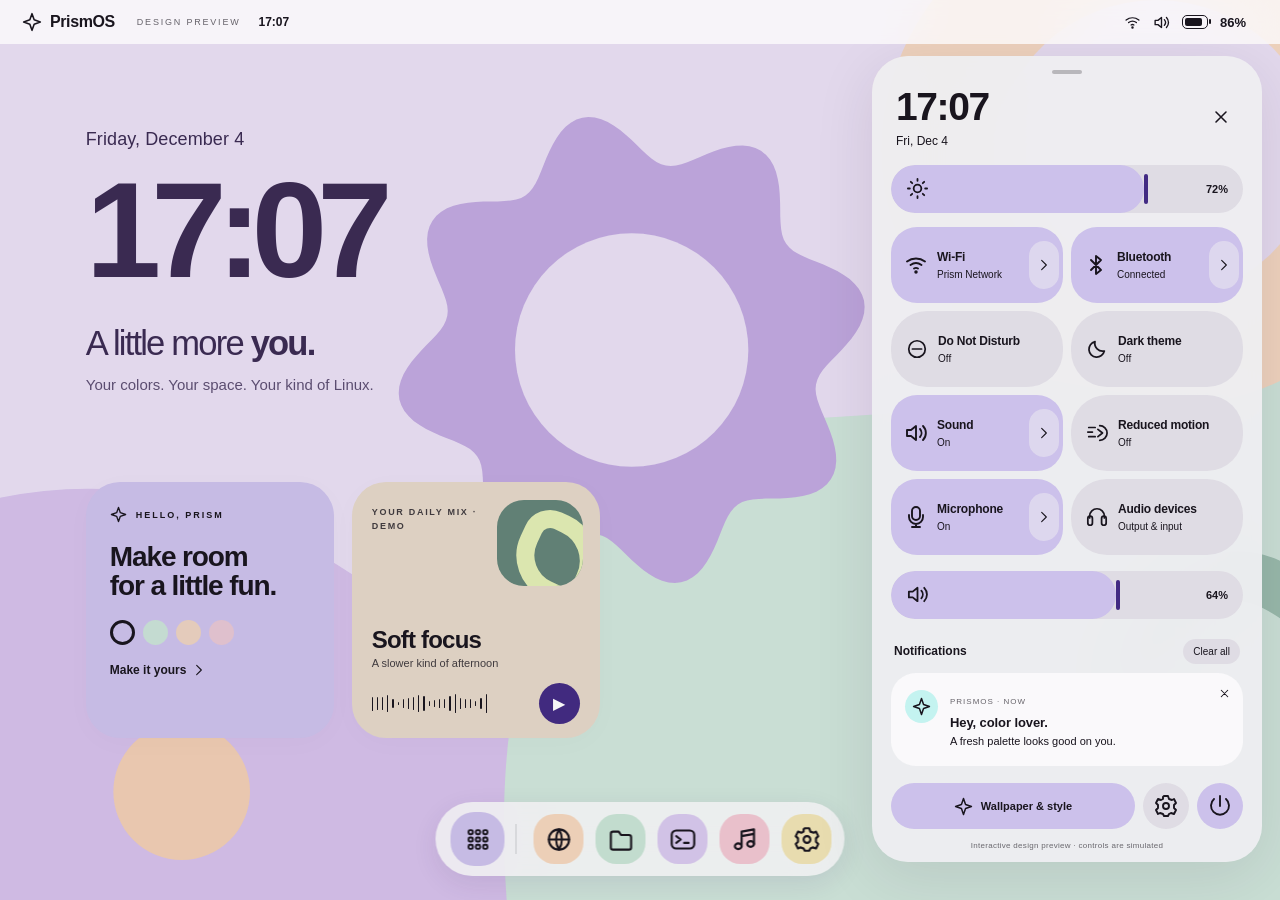
<file: PrismOS-Preview-v0.4.html>
<!doctype html>
<html lang="en">
<head>
  <meta charset="UTF-8">
  <meta name="viewport" content="width=device-width, initial-scale=1, viewport-fit=cover">
  <meta name="theme-color" content="#e9dff4">
  <title>PrismOS · Express yourself</title>
  <style>
@font-face{font-family:Prism;src:local("Roboto"),local("Arial");font-display:swap}
:root{--primary:#ccc1eb;--primaryStrong:#422a83;--onPrimary:#19151e;--onPrimaryStrong:white;--secondary:#e4d7c8;--tertiary:#c4f3f0;--surface:#faf9fb;--surfaceContainer:#efeef2;--surfaceHigh:#dfdce4;--onSurface:#19151e;--onSurfaceHigh:#19151e;--outline:#756e87;--fast:160ms;--standard:320ms;--slow:500ms;--spring:cubic-bezier(.22,1.25,.34,1);color-scheme:light}
.shade:focus,.modal:focus,.app-window:focus{outline:none}
.power-panel{width:min(420px,calc(100% - 24px))}.power-panel>p{font-size:13px;line-height:1.5}.power-choices{display:grid;gap:10px;margin:22px 0}.power-panel>#confirm-power{width:100%;margin:24px 0 14px}.power-panel>#cancel-power{margin:16px auto 0}.app-context{position:absolute;z-index:75;padding:8px;border-radius:22px;min-width:170px;background:var(--surfaceContainer)}.app-context button{display:block;width:100%;padding:12px 14px;text-align:left;border-radius:16px;font-size:12px}.app-context button:hover,.app-context button:focus-visible{background:var(--primary)}.app-choice{position:relative}.pin-mark{position:absolute;right:calc(50% - 29px);top:5px;width:10px;height:10px;border-radius:50%;background:var(--primaryStrong)}.dock{max-width:calc(100% - 20px);overflow-x:auto;scrollbar-width:none}.dock-app{flex-shrink:0}
*{box-sizing:border-box}body{margin:0;font-family:Prism,"Arial",sans-serif;color:var(--onSurface);overflow:hidden}button,input{font:inherit}button{color:inherit;cursor:pointer;border:0;background:none;-webkit-tap-highlight-color:transparent}button:focus-visible,input:focus-visible{outline:3px solid var(--primaryStrong);outline-offset:4px}button svg{pointer-events:none}button:disabled{opacity:.4;cursor:default}[hidden]{display:none!important}svg{width:24px;height:24px;display:block}button{transition:background var(--fast),transform var(--fast) var(--spring),border-radius var(--standard) var(--spring)}button:active{transform:scale(.94)}#desktop{width:100vw;height:100dvh;min-height:500px;position:relative;isolation:isolate;overflow:hidden}.wallpaper{position:absolute;inset:0;z-index:-2;background:#e9dff4}.wallpaper-art{position:absolute;inset:0;background-size:cover;background-position:center;transition:filter var(--standard)}body.dark .wallpaper-art{filter:brightness(.4) saturate(.85)}.status-bar{height:44px;display:flex;align-items:center;gap:18px;padding:0 22px;background:color-mix(in srgb,var(--surface) 80%,transparent);backdrop-filter:blur(22px);position:relative;z-index:40;font-size:13px}.brand{display:flex;gap:8px;align-items:center;padding:4px 0}.brand svg{width:20px;height:20px}.brand b{font-size:16px;letter-spacing:-.4px}.preview-label{font-size:9px;letter-spacing:1.8px;margin-left:14px;opacity:.65}.status-clock{flex:1;font-size:12px;font-weight:600}.status-system{display:flex;align-items:center;gap:12px;height:34px;padding:0 12px;border-radius:20px}.status-system:hover{background:var(--primary)}.status-system svg{width:17px;height:17px}.battery{width:26px;height:14px;border:1.8px solid currentColor;border-radius:5px;position:relative;padding:2px}.battery:after{content:"";position:absolute;right:-4px;top:3px;width:2px;height:5px;background:currentColor;border-radius:2px}.battery i{display:block;width:86%;height:100%;border-radius:2px;background:currentColor}.home-copy{position:absolute;left:6.7%;top:14.3%;color:#3b2b53;transition:opacity var(--standard),transform var(--standard)}body.dark .home-copy{color:#f0e7fa}.home-copy .date{font-size:18px;font-weight:500;letter-spacing:.1px}.giant-clock{font-size:clamp(94px,10.6vw,164px);line-height:1.18;font-weight:800;letter-spacing:-10px;font-variant-numeric:tabular-nums}.giant-clock span{font-weight:500}.home-copy h1{font-size:clamp(28px,2.7vw,42px);font-weight:500;letter-spacing:-1.8px;line-height:1.1;margin:14px 0}.home-copy em{font-style:normal;font-weight:800}.home-copy p{font-size:15px;margin:0;opacity:.8}.home-widgets{position:absolute;left:6.7%;bottom:18%;display:flex;gap:18px;align-items:stretch}.welcome-widget,.media-widget{width:248px;height:256px;border-radius:34px;padding:24px;background:var(--surfaceContainer);box-shadow:0 5px 30px #30174605;transition:background var(--standard)}.welcome-widget{background:var(--primary);color:var(--onPrimary)}.widget-eyebrow{font-size:9px;letter-spacing:2px;font-weight:700;display:flex;align-items:center;gap:9px}.widget-eyebrow svg{width:17px;height:17px}.welcome-widget h2{font-size:28px;line-height:1.05;letter-spacing:-1.1px;margin:19px 0 19px;font-weight:600}.palette-dots{display:flex;gap:8px}.palette-dot{width:25px;height:25px;border-radius:50%;border:3px solid transparent}.palette-dot.selected{border-color:#19151e}.text-button{font-size:12px;display:flex;align-items:center;gap:6px;padding:0;min-height:30px}.text-button svg{width:14px;height:14px}.welcome-widget>.text-button{margin-top:10px;font-weight:600}.media-widget{position:relative;padding:20px;background:var(--secondary);color:var(--onSecondary)}.album-art{height:86px;width:86px;position:absolute;right:17px;top:18px;background:#648478;border-radius:27px;overflow:hidden}.album-flower{height:85px;width:85px;border:18px solid #e2edb4;position:absolute;left:18px;top:15px;border-radius:32% 58% 28% 55%;transform:rotate(25deg)}.media-widget .eyebrow{display:block;max-width:110px;line-height:1.5;margin-top:4px}.eyebrow{font-size:9px;letter-spacing:1.7px;font-weight:700;opacity:.8}.media-widget h3{font-size:24px;font-weight:600;letter-spacing:-.8px;margin:93px 0 3px}.media-widget p{font-size:11px;margin:0;opacity:.8}.media-bottom{display:flex;align-items:center;justify-content:space-between;margin-top:14px}.round-button{width:46px;height:46px;border-radius:50%;display:grid;place-items:center;flex-shrink:0;background:var(--surfaceHigh)}.round-button.quiet{background:transparent}.round-button:hover{background:var(--primary)}.media-bottom .round-button{background:var(--primaryStrong);color:var(--onPrimaryStrong);font-size:16px;width:41px;height:41px}.wave{width:115px;height:23px;display:flex;align-items:center;gap:4px}.wave i{width:3px;border-radius:4px;background:currentColor;height:12px}.wave.playing i{animation:wave 700ms ease-in-out infinite alternate;animation-delay:calc(var(--index)*-65ms)}@keyframes wave{to{height:4px;opacity:.6}}.dock{position:absolute;bottom:24px;left:50%;transform:translateX(-50%);display:flex;gap:8px;align-items:center;padding:10px 15px;border-radius:38px;background:color-mix(in srgb,var(--surface) 86%,transparent);backdrop-filter:blur(26px);box-shadow:0 8px 26px #3b205719;z-index:15}.dock-app{position:relative;width:54px;height:54px;display:grid;place-items:center;border-radius:24px}.dock-app:hover{transform:translateY(-4px)}.all-apps{background:var(--primary)}.all-apps svg{width:25px;height:25px}.dock-divider{height:30px;width:1px;background:color-mix(in srgb,var(--onSurface) 18%,transparent);margin:0 3px}.dock-tip{position:absolute;bottom:calc(100% + 17px);padding:7px 11px;background:var(--surface);border-radius:14px;white-space:nowrap;font-size:11px;opacity:0;transform:translateY(4px);transition:opacity var(--fast),transform var(--fast);pointer-events:none}.dock-app:hover .dock-tip,.dock-app:focus-visible .dock-tip{opacity:1;transform:none}.app-icon{width:50px;height:50px;display:grid;place-items:center;border-radius:21px;color:#19151e}.app-icon svg{width:27px;height:27px}.peach{background:#f4d6bd}.mint{background:#c8e3d4}.lilac{background:#d8c8ed}.butter{background:#efe3b4}.rose{background:#f0c6d1}.panel{background:var(--surfaceContainer);box-shadow:0 14px 60px #2818301a}.shade{position:absolute;z-index:30;right:18px;top:56px;width:390px;padding:14px 19px 12px;border-radius:36px;background:color-mix(in srgb,var(--surfaceContainer) 94%,transparent);backdrop-filter:blur(36px);transform:translateY(-35px) scale(.95);transform-origin:top right;opacity:0;pointer-events:none;transition:transform var(--standard) var(--spring),opacity var(--fast),background var(--standard);max-height:calc(100dvh - 76px);overflow-y:auto;scrollbar-width:none}.shade.open{transform:none;opacity:1;pointer-events:auto}.shade-handle{height:4px;width:30px;border-radius:3px;background:color-mix(in srgb,var(--onSurface) 25%,transparent);margin:0 auto 12px}.shade-heading{display:flex;justify-content:space-between;align-items:center;margin:0 5px 17px}.shade-clock{font-size:39px;font-weight:600;letter-spacing:-1.4px;line-height:1.1}.shade-heading p{font-size:12px;margin:5px 0 0}.shade-heading>.round-button{width:35px;height:35px}.shade-heading svg{width:20px;height:20px}.control-slider{height:48px;position:relative;border-radius:26px;margin-bottom:14px;display:flex;align-items:center;background:var(--surfaceHigh);overflow:hidden;padding:0 15px;--value:72%}.control-slider:before{content:"";position:absolute;inset:0 auto 0 0;width:var(--value);border-radius:26px;background:var(--primary);transition:width 50ms linear}.control-slider>span{position:relative;z-index:1;pointer-events:none}.control-slider>span svg{width:23px;height:23px;color:var(--onPrimary)}.control-slider input{position:absolute;inset:0;width:100%;height:100%;margin:0;opacity:0;cursor:ew-resize;z-index:2}.control-slider output{position:relative;margin-left:auto;font-size:11px;font-weight:600;pointer-events:none;z-index:1}.control-slider:has(input:focus-visible){outline:3px solid var(--primaryStrong);outline-offset:3px}.control-slider:after{content:"";width:4px;height:30px;border-radius:5px;position:absolute;left:clamp(30px,var(--value),calc(100% - 10px));top:9px;background:var(--primaryStrong);pointer-events:none;transition:height var(--fast),top var(--fast)}.control-slider:active:after{height:38px;top:5px}.quick-grid{display:grid;grid-template-columns:1fr 1fr;gap:8px;margin-bottom:16px}.quick-tile{display:flex;align-items:center;gap:10px;text-align:left;height:76px;position:relative;background:var(--surfaceHigh);color:var(--onSurfaceHigh);border-radius:36px;padding:0 16px 0 15px;transition:background var(--fast),border-radius var(--standard) var(--spring),transform var(--fast) var(--spring)}.quick-tile.active{background:var(--primary);color:var(--onPrimary);border-radius:26px}.quick-tile:active{border-radius:18px;transform:scale(.96)}.quick-tile>.tile-icon svg{width:22px;height:22px}.quick-tile>div{min-width:0}.quick-tile b{display:block;font-size:12px;font-weight:600;white-space:nowrap;letter-spacing:-.2px}.quick-tile .tile-status{display:block;font-size:10px;margin-top:5px;overflow:hidden;text-overflow:ellipsis;white-space:nowrap;max-width:95px}.tile-arrow{position:absolute;right:11px;top:17px}.tile-arrow svg{width:11px;height:11px}.notification-heading{display:flex;align-items:center;justify-content:space-between;font-size:12px;margin:20px 3px 9px}.notification-heading>.text-button{font-size:10px;min-height:25px;padding:3px 10px;border-radius:14px;background:var(--surfaceHigh)}.notification{display:flex;gap:12px;padding:17px 14px;background:var(--surface);border-radius:25px;position:relative}.notification-icon{width:33px;height:33px;background:var(--tertiary);color:var(--onTertiary);border-radius:50%;display:grid;place-items:center;flex-shrink:0}.notification-icon svg{width:19px;height:19px}.notification-app{font-size:8px;letter-spacing:1px;opacity:.65}.notification h3{font-size:13px;font-weight:600;letter-spacing:-.1px;margin:7px 0 4px}.notification p{font-size:11px;line-height:1.4;margin:0}.dismiss-notification{position:absolute;right:7px;top:9px;padding:5px}.dismiss-notification svg{width:13px;height:13px}.caught-up{text-align:center;font-size:12px;padding:20px 0;opacity:.75}.shade-footer{display:flex;gap:8px;align-items:center;margin-top:17px}.pill-button{border-radius:24px;min-height:46px;padding:0 18px;display:flex;gap:8px;align-items:center;justify-content:center;background:var(--primary);color:var(--onPrimary);font-size:12px;font-weight:600}.pill-button svg{width:19px;height:19px}.edit-button{margin-right:auto;flex:1;font-size:11px;padding:0 12px}.power-button{background:var(--primary);color:var(--onPrimary)}.demo-note{font-size:8px;text-align:center;margin:12px 0 0;opacity:.62;letter-spacing:.3px}.modal-backdrop{position:absolute;inset:44px 0 0;background:#1b142544;backdrop-filter:blur(12px);z-index:45;animation:fade-in var(--fast)}.shade-backdrop{position:absolute;inset:44px 0 0;z-index:25;background:#271b3309}.modal{position:absolute;z-index:50;left:50%;top:50%;transform:translate(-50%,-50%);border-radius:40px;padding:30px;background:var(--surface);animation:modal-in var(--standard) var(--spring);max-height:calc(100dvh - 80px);overflow:auto}.modal-heading{display:flex;justify-content:space-between;align-items:center}.modal-heading h2{font-size:34px;letter-spacing:-1.3px;margin:9px 0 0;font-weight:600}.modal-heading .round-button{width:43px;height:43px}.drawer{width:min(860px,calc(100% - 40px));min-height:500px}.search-field{height:55px;border-radius:29px;background:var(--surfaceContainer);display:flex;align-items:center;gap:14px;padding:0 19px;margin:26px 0}.search-field svg{width:21px;height:21px}.search-field input{background:none;border:0;color:var(--onSurface);font-size:14px;flex:1;min-width:0;outline:0}.search-field:has(input:focus-visible){outline:3px solid var(--primaryStrong);outline-offset:3px}.search-field kbd{font-size:10px;border:1px solid var(--outline);border-radius:6px;padding:2px 6px;opacity:.65}.app-grid{display:grid;grid-template-columns:repeat(6,1fr);gap:20px 10px;margin:30px 0;max-height:390px;overflow:auto}.app-choice{display:flex;flex-direction:column;align-items:center;gap:10px;font-size:11px;min-height:94px;padding:6px;border-radius:26px}.app-choice:hover{background:var(--surfaceContainer)}.app-choice .app-icon{height:60px;width:60px;border-radius:24px}.app-choice svg{height:30px;width:30px}.drawer-footer{display:flex;justify-content:space-between;align-items:center;font-size:11px;padding-top:20px;border-top:1px solid var(--surfaceHigh)}.drawer-footer span{font-size:10px;opacity:.6}.appearance{width:min(550px,calc(100% - 40px))}.style-preview{height:150px;position:relative;background:var(--primary);color:var(--onPrimary);border-radius:30px;margin:24px 0;padding:20px;overflow:hidden}.style-clock{font-size:50px;font-weight:700;letter-spacing:-2px}.style-mini-tiles{display:flex;gap:8px;margin-top:14px}.style-mini-tiles i{display:block;width:75px;height:28px;border-radius:20px;background:var(--surface)}.style-mini-tiles i:nth-child(2){background:var(--secondary)}.style-mini-tiles i:nth-child(3){background:var(--tertiary)}.appearance h3{font-size:14px;font-weight:600;margin:22px 0 14px}.palette-options{display:flex;gap:10px}.palette-option{flex:1;border:2px solid transparent;padding:12px 4px 9px;border-radius:23px;background:var(--surfaceContainer);font-size:10px;display:flex;align-items:center;flex-direction:column;gap:8px}.palette-option.selected{border-color:var(--primaryStrong)}.palette-swatch{height:37px;width:37px;border-radius:50%;display:flex;overflow:hidden;transform:rotate(-25deg)}.palette-swatch i{width:50%;height:100%}.settings-row{display:flex;justify-content:space-between;align-items:center;margin-top:23px;font-size:13px}.settings-row p{font-size:11px;margin:6px 0 0;opacity:.7}.switch{height:30px;width:50px;padding:3px;background:var(--surfaceHigh);border:2px solid var(--outline);border-radius:20px;display:flex;align-items:center}.switch i{height:18px;width:18px;border-radius:50%;background:var(--outline);transition:transform var(--standard) var(--spring),background var(--fast)}.switch.on{background:var(--primaryStrong);border-color:var(--primaryStrong)}.switch.on i{background:var(--onPrimaryStrong);transform:translateX(19px)}.app-window{position:absolute;z-index:48;left:50%;top:50%;transform:translate(-50%,-50%);width:min(850px,calc(100% - 44px));height:min(580px,calc(100dvh - 130px));border-radius:32px;overflow:hidden;background:var(--surface);animation:app-in var(--standard) var(--spring)}.app-titlebar{display:flex;align-items:center;justify-content:space-between;height:62px;padding:0 18px;background:var(--surfaceContainer)}.app-title{display:flex;align-items:center;gap:12px;font-size:13px}.app-title svg{height:20px;width:20px}.window-label{font-size:8px;letter-spacing:1.5px;padding:4px 6px;border-radius:6px;background:var(--surfaceHigh)}.app-titlebar>.round-button{width:35px;height:35px}.app-titlebar>.round-button svg{width:18px;height:18px}#app-content{height:calc(100% - 62px);overflow:auto}.files-app{display:grid;grid-template-columns:180px 1fr;height:100%}.files-sidebar{padding:24px 16px;background:var(--surfaceContainer);display:flex;flex-direction:column;gap:8px}.files-sidebar button{font-size:12px;display:flex;gap:10px;align-items:center;padding:12px;border-radius:18px;text-align:left}.files-sidebar button.selected{background:var(--primary);color:var(--onPrimary)}.files-sidebar svg{height:18px;width:18px}.files-main{padding:26px}.files-main h2{font-size:28px;font-weight:600;letter-spacing:-1px;margin:0 0 26px}.file-grid{display:grid;grid-template-columns:repeat(3,1fr);gap:18px}.file-card{padding:14px 8px;background:var(--surfaceContainer);border-radius:24px;text-align:center;font-size:11px;line-height:1.5}.file-card>span{display:grid;place-items:center;height:65px;margin:0 auto 12px;color:var(--primaryStrong)}.file-card svg{width:39px;height:39px}.file-card small{display:block;opacity:.6}.browser-app{padding:25px;height:100%;background:var(--surface)}.browser-address{padding:13px 20px;background:var(--surfaceContainer);border-radius:25px;font-size:12px;color:var(--outline)}.browser-home{text-align:center;padding-top:55px}.browser-home>svg{margin:auto;height:50px;width:50px;color:var(--primaryStrong)}.browser-home h2{font-size:39px;letter-spacing:-1.4px;font-weight:600}.browser-home p{font-size:13px}.terminal-app{height:100%;padding:28px;background:#211b2d;color:#e9dff4;font:13px/1.9 ui-monospace,monospace;white-space:pre-wrap}.terminal-app b{color:#cbe6d7}.terminal-line{display:flex;gap:10px;align-items:center}.terminal-line input{font:inherit;flex:1;min-width:0;color:#e9dff4;border:0;outline:none;background:none}.generic-app{padding:50px;text-align:center}.generic-app>svg{width:58px;height:58px;margin:auto;color:var(--primaryStrong)}.generic-app h2{font-size:35px;font-weight:600;letter-spacing:-1px}.generic-app p{font-size:13px;line-height:1.7}.launch-splash{position:absolute;z-index:60;border-radius:26px;background:var(--primary);color:var(--onPrimary);display:flex;flex-direction:column;gap:24px;align-items:center;justify-content:center;pointer-events:none}.launch-splash svg{width:60px;height:60px}.expressive-loader{width:30px;height:30px;background:var(--primaryStrong);clip-path:polygon(50% 0,65% 13%,85% 10%,88% 30%,100% 50%,85% 65%,90% 85%,70% 88%,50% 100%,35% 87%,15% 90%,12% 70%,0 50%,15% 35%,10% 15%,30% 12%);animation:flower-spin 1300ms linear infinite,flower-morph 700ms ease-in-out infinite alternate}@keyframes flower-spin{to{transform:rotate(360deg)}}@keyframes flower-morph{to{border-radius:50%;clip-path:polygon(50% 0,68% 5%,87% 13%,95% 32%,100% 50%,95% 68%,87% 87%,68% 95%,50% 100%,32% 95%,13% 87%,5% 68%,0 50%,5% 32%,13% 13%,32% 5%)}}.toast{position:absolute;z-index:80;left:50%;bottom:116px;transform:translateX(-50%);background:var(--surface);color:var(--onSurface);padding:15px 24px;border-radius:25px;font-size:12px;box-shadow:0 10px 40px #211b2d20;max-width:calc(100% - 40px);text-align:center;animation:fade-in var(--fast)}@keyframes modal-in{from{opacity:0;transform:translate(-50%,-43%) scale(.94)}}@keyframes app-in{from{opacity:0;transform:translate(-50%,-46%) scale(.95)}}@keyframes fade-in{from{opacity:0}}.closing{pointer-events:none;animation:close-out var(--fast) ease-in forwards}@keyframes close-out{to{opacity:0;transform:translate(-50%,-48%) scale(.97)}}.reduced-motion *,.reduced-motion *:before,.reduced-motion *:after{animation-duration:0.01ms!important;animation-iteration-count:1!important;transition-duration:0.01ms!important;scroll-behavior:auto!important}.reduced-motion .expressive-loader{animation:none}.reduced-motion .wave i{animation:none}@media(prefers-reduced-motion:reduce){body:not(.motion-override) *{animation-duration:.01ms!important;animation-iteration-count:1!important;transition-duration:.01ms!important}}
@media(min-width:1600px){.home-widgets{bottom:21%}.welcome-widget,.media-widget{width:280px;height:270px}.welcome-widget h2{font-size:32px}.shade{width:414px}.quick-tile{height:83px}.quick-tile b{font-size:13px}.shade-clock{font-size:44px}}
@media(max-height:760px) and (min-width:900px){.home-copy{top:14%}.home-copy .giant-clock{font-size:100px}.home-copy h1{font-size:29px;margin:6px 0}.home-widgets{bottom:16%}.welcome-widget,.media-widget{height:211px;width:226px;padding:18px}.welcome-widget h2{font-size:25px;margin:15px 0}.media-widget h3{margin-top:68px}.media-bottom{margin-top:6px}.media-widget .album-art{width:70px;height:70px}.shade{max-height:calc(100dvh - 68px);top:50px;padding:10px 16px}.quick-tile{height:63px}.quick-grid{gap:6px;margin-bottom:10px}.shade-heading{margin-bottom:12px}.control-slider{height:42px;margin-bottom:10px}.control-slider:after{top:6px}.notification-heading{margin-top:10px}.shade-footer{margin-top:12px}.shade-handle{margin-bottom:9px}.dock{bottom:15px}.demo-note{margin-top:8px}}
@media(max-width:1000px){.home-copy{left:5%;top:16%}.home-copy .giant-clock{font-size:104px}.home-widgets{left:5%;gap:12px}.welcome-widget{width:224px}.media-widget{display:none}.home-copy h1{font-size:31px}.shade{width:370px;right:12px}.quick-tile{padding-left:13px;gap:8px}.app-grid{grid-template-columns:repeat(5,1fr)}}
@media(max-width:650px){#desktop{min-height:400px}.status-bar{padding:0 15px;gap:10px}.preview-label{display:none}.status-clock{font-size:11px}.status-system{gap:7px;padding:0 4px}.status-system svg{width:15px;height:15px}.home-copy{top:14%;left:8%}.home-copy .date{font-size:13px}.home-copy .giant-clock{font-size:98px;letter-spacing:-7px}.home-copy h1{font-size:30px;letter-spacing:-1px}.home-copy p{font-size:12px}.home-widgets{left:8%;bottom:19%}.welcome-widget{width:236px;height:221px}.welcome-widget h2{font-size:26px}.dock{bottom:17px;gap:3px;padding:9px 11px}.dock-app{width:46px;height:46px}.dock-app .app-icon{width:42px;height:42px;border-radius:18px}.dock-app .app-icon svg{width:23px;height:23px}.dock-divider{margin:0 2px}.shade{width:calc(100% - 20px);right:10px;top:52px;max-height:calc(100dvh - 62px);padding:13px 18px 12px;border-radius:32px}.shade-backdrop{background:#211b2d33;backdrop-filter:blur(10px)}.shade .quick-tile{height:76px}.quick-tile b{font-size:12px}.shade-footer .edit-button{font-size:10px}.home-copy,.home-widgets{transition:filter var(--standard)}body.shade-visible .home-copy,body.shade-visible .home-widgets{filter:blur(7px)}.drawer,.appearance{width:calc(100% - 20px);padding:23px;border-radius:32px;max-height:calc(100dvh - 62px)}.modal-heading h2{font-size:29px}.app-grid{grid-template-columns:repeat(3,1fr);gap:12px 4px;max-height:calc(100dvh - 360px)}.drawer-footer>span{display:none}.palette-options{gap:6px}.palette-option{padding:10px 2px}.files-app{grid-template-columns:120px 1fr}.files-sidebar{padding:18px 8px}.files-sidebar button{padding:10px 7px;font-size:10px;gap:7px}.files-main{padding:20px 14px}.file-grid{grid-template-columns:repeat(2,1fr);gap:10px}.files-main h2{font-size:24px}.app-window{width:calc(100% - 20px);height:calc(100dvh - 105px)}.generic-app{padding:35px 20px}.terminal-app{padding:20px;font-size:11px}}

/* Connection details share the shade's color and motion roles. */
.quick-tile.split-tile{padding:0;gap:0;overflow:hidden}
.tile-main{display:flex;align-items:center;gap:9px;flex:1;min-width:0;height:100%;padding:13px 0 13px 13px;text-align:left}
.tile-main>span:last-child{min-width:0;flex:1}.tile-main b,.tile-main .tile-status{display:block;overflow:hidden;text-overflow:ellipsis;white-space:nowrap}
.tile-details{width:30px;min-width:30px;height:48px;border-radius:20px;margin-right:4px;background:color-mix(in srgb,var(--surfaceContainer) 50%,transparent);display:grid;place-items:center}
.tile-details svg{width:14px;height:14px}.tile-details:focus-visible,.tile-main:focus-visible{outline-offset:-4px}
.connections{width:min(450px,calc(100% - 20px));max-height:calc(100dvh - 70px);overflow:auto}
.connection-toolbar{display:flex;gap:8px}.connection-toolbar button{flex:1;justify-content:center;font-size:12px}
#connection-status{font-size:12px;min-height:18px;line-height:1.5}
.connection-list{display:grid;gap:10px}.connection-row{background:var(--surfaceHigh);border-radius:24px;padding:8px}
.connection-choice{width:100%;padding:10px;display:flex;align-items:center;gap:12px;text-align:left;border-radius:18px}
.connection-choice.selected{background:var(--primary);color:var(--onPrimary)}.connection-choice>span{min-width:0;flex:1}.connection-choice b{display:block;font-size:14px;overflow-wrap:anywhere}.connection-choice small{display:block;font-size:11px;opacity:.8;margin-top:5px}
.connection-row form{padding:8px;display:grid;gap:10px}.connection-row label{display:grid;gap:7px;font-size:12px}
.connection-row input{width:100%;min-width:0;background:var(--surface);color:var(--onSurface);border:0;border-radius:16px;padding:14px}
.connection-row .pill-button{width:100%;justify-content:center}.connection-error{font-size:12px;color:var(--error);line-height:1.5;margin:0}
.connection-row .connection-action{margin-top:5px}.connections .modal-heading h2{font-size:30px}

.sound-panel{width:min(470px,calc(100% - 20px));max-height:calc(100dvh - 110px);overflow:auto}
.sound-panel .modal-heading h2{font-size:32px}.sound-panel h3{font-size:14px;margin:22px 0 12px}.sound-panel>p{font-size:12px;line-height:1.5}
.sound-choices{display:grid;gap:8px}.sound-choice{display:flex;align-items:center;gap:12px;padding:15px 18px;border-radius:24px;background:var(--surfaceHigh);width:100%;text-align:left}
.sound-choice.selected{background:var(--primary);color:var(--onPrimary)}.sound-choice>span:nth-child(2){flex:1;min-width:0;overflow-wrap:anywhere;font-size:13px}.sound-choice svg{width:22px;height:22px}.sound-choice>b{font-size:16px;min-width:16px}
.sound-current{margin:15px 0 8px}.sound-panel .control-slider{margin-bottom:10px}.sound-panel .sound-mute{width:100%;justify-content:center;font-size:12px}
.sound-mute[aria-pressed="true"]{background:var(--primaryStrong);color:var(--onPrimaryStrong)}.sound-explanation{opacity:.8;margin-top:18px;font-size:12px;line-height:1.5}

.sound-tabs{display:flex;gap:6px;padding:5px;background:var(--surfaceHigh);border-radius:28px;margin-top:18px}
.sound-tabs button{flex:1;padding:12px;border-radius:22px;font-size:13px}.sound-tabs [aria-selected="true"]{background:var(--primary);color:var(--onPrimary)}

</style>
</head>
<body>
  <main id="desktop" aria-label="PrismOS interactive design preview">
    <div class="wallpaper" aria-hidden="true"><div class="wallpaper-art"></div></div>
    <header class="status-bar">
      <button class="brand" data-open="drawer" aria-label="Open all applications"><span data-icon="spark"></span><b>PrismOS</b><span class="preview-label">DESIGN PREVIEW</span></button>
      <span class="status-clock">13:30</span>
      <button class="status-system" data-open="shade" aria-label="Open Quick Settings" aria-expanded="true"><span data-icon="wifi"></span><span data-icon="volume"></span><span class="battery"><i></i></span><b>86%</b></button>
    </header>
    <section class="home-copy">
      <div class="date">Wednesday, October 14</div>
      <div class="giant-clock" aria-label="Current time">13<span>:</span>30</div>
      <h1>A little more <em>you.</em></h1>
      <p>Your colors. Your space. Your kind of Linux.</p>
    </section>
    <section class="home-widgets" aria-label="Desktop widgets">
      <article class="welcome-widget">
        <div class="widget-eyebrow"><span data-icon="spark"></span> HELLO, PRISM</div>
        <h2>Make room<br>for a little fun.</h2>
        <div class="palette-dots" aria-label="Choose color palette"></div>
        <button class="text-button" data-open="appearance">Make it yours <span data-icon="arrow"></span></button>
      </article>
      <article class="media-widget">
        <div class="album-art" aria-hidden="true"><div class="album-flower"></div></div>
        <span class="eyebrow">YOUR DAILY MIX · DEMO</span>
        <h3>Soft focus</h3><p>A slower kind of afternoon</p>
        <div class="media-bottom"><div class="wave" aria-hidden="true"></div><button id="play-media" class="round-button" aria-label="Play demo track">▶</button></div>
      </article>
    </section>
    <nav class="dock" aria-label="Favorite applications">
      <button class="dock-app all-apps" data-open="drawer" aria-label="All apps"><span data-icon="apps"></span><span class="dock-tip">All apps</span></button>
      <div class="dock-divider"></div>
      <button class="dock-app" data-app="browser" aria-label="Browser"><span class="app-icon peach" data-icon="browser"></span><span class="dock-tip">Browser</span></button>
      <button class="dock-app" data-app="files" aria-label="Files"><span class="app-icon mint" data-icon="folder"></span><span class="dock-tip">Files</span></button>
      <button class="dock-app" data-app="terminal" aria-label="Terminal"><span class="app-icon lilac" data-icon="terminal"></span><span class="dock-tip">Terminal</span></button>
      <button class="dock-app" data-app="settings" aria-label="Settings"><span class="app-icon butter" data-icon="settings"></span><span class="dock-tip">Settings</span></button>
      <button class="dock-app" data-app="music" aria-label="Music"><span class="app-icon rose" data-icon="music"></span><span class="dock-tip">Music</span></button>
    </nav>
    <div id="shade-backdrop" class="shade-backdrop" hidden></div>
    <aside id="shade" class="shade panel open" aria-label="Quick Settings" role="dialog" aria-modal="true" tabindex="-1">
      <div class="shade-handle" aria-hidden="true"></div>
      <div class="shade-heading"><div><div class="shade-clock">13:30</div><p class="shade-date">Wed, Oct 14</p></div><button class="round-button quiet" data-close="shade" aria-label="Close Quick Settings"><span data-icon="close"></span></button></div>
      <div class="brightness control-slider"><span data-icon="brightness"></span><input id="brightness" type="range" min="10" max="100" value="72" aria-label="Display brightness"><output for="brightness">72%</output></div>
      <div class="quick-grid">
        <div class="quick-tile active split-tile"><button class="tile-main" data-toggle="wifi" aria-pressed="true" aria-label="Toggle Wi-Fi"><span class="tile-icon" data-icon="wifi"></span><span><b>Wi-Fi</b><span class="tile-status">Prism Network</span></span></button><button class="tile-details" data-connections="wifi" aria-label="Wi-Fi devices and connections"><span data-icon="arrow"></span></button></div>
        <div class="quick-tile active split-tile"><button class="tile-main" data-toggle="bluetooth" aria-pressed="true" aria-label="Toggle Bluetooth"><span class="tile-icon" data-icon="bluetooth"></span><span><b>Bluetooth</b><span class="tile-status">Connected</span></span></button><button class="tile-details" data-connections="bluetooth" aria-label="Bluetooth devices and connections"><span data-icon="arrow"></span></button></div>
        <button class="quick-tile" data-toggle="dnd" aria-pressed="false"><span class="tile-icon" data-icon="dnd"></span><div><b>Do Not Disturb</b><span class="tile-status">Off</span></div></button>
        <button class="quick-tile" data-toggle="dark" aria-pressed="false"><span class="tile-icon" data-icon="moon"></span><div><b>Dark theme</b><span class="tile-status">Off</span></div></button>
        <div class="quick-tile active split-tile"><button class="tile-main" data-toggle="sound" aria-pressed="true" aria-label="Toggle sound"><span class="tile-icon" data-icon="volume"></span><span><b>Sound</b><span class="tile-status">On</span></span></button><button class="tile-details" data-open="sound-panel" aria-label="Sound devices and levels"><span data-icon="arrow"></span></button></div>
        <button class="quick-tile" data-toggle="reduced" aria-pressed="false"><span class="tile-icon" data-icon="motion"></span><div><b>Reduced motion</b><span class="tile-status">Off</span></div></button>
        <div class="quick-tile active split-tile"><button class="tile-main" data-toggle="microphone" aria-pressed="true" aria-label="Toggle microphone"><span class="tile-icon" data-icon="microphone"></span><span><b>Microphone</b><span class="tile-status">On</span></span></button><button class="tile-details" data-sound-open="input" aria-label="Microphone devices and levels"><span data-icon="arrow"></span></button></div>
        <button class="quick-tile" data-open="sound-panel"><span class="tile-icon" data-icon="headphones"></span><div><b>Audio devices</b><span class="tile-status">Output & input</span></div></button>
      </div>
      <div class="volume control-slider"><span data-icon="volume"></span><input id="volume" type="range" min="0" max="100" value="64" aria-label="Media volume"><output for="volume">64%</output></div>
      <div class="notification-heading"><b>Notifications</b><button id="clear-notifications" class="text-button">Clear all</button></div>
      <div id="notifications">
        <article class="notification"><span class="notification-icon" data-icon="spark"></span><div><span class="notification-app">PRISMOS · NOW</span><h3>Hey, color lover.</h3><p>A fresh palette looks good on you.</p></div><button class="dismiss-notification" aria-label="Dismiss welcome notification"><span data-icon="close"></span></button></article>
      </div>
      <div class="shade-footer"><button class="pill-button edit-button" data-open="appearance"><span data-icon="spark"></span>Wallpaper & style</button><button class="round-button" data-app="settings" aria-label="Settings"><span data-icon="settings"></span></button><button class="round-button power-button" id="power" aria-label="Show session menu"><span data-icon="power"></span></button></div>
      <p class="demo-note">Interactive design preview · controls are simulated</p>
    </aside>
    <div id="modal-backdrop" class="modal-backdrop" hidden></div>
    <section id="drawer" class="drawer modal panel" hidden aria-label="All applications" role="dialog" aria-modal="true" tabindex="-1">
      <div class="modal-heading"><div><span class="eyebrow">A PLACE FOR EVERYTHING</span><h2>Your apps</h2></div><button class="round-button quiet" data-close="drawer" aria-label="Close all applications"><span data-icon="close"></span></button></div>
      <label class="search-field"><span data-icon="search"></span><input id="app-search" placeholder="Search your apps" autocomplete="off" aria-label="Search applications"><kbd>/</kbd></label>
      <div id="app-grid" class="app-grid"></div>
      <p id="no-apps" hidden>No apps match your search.</p>
      <div class="drawer-footer">Start something good.<span>Esc to close · Enter to open</span></div>
    </section>
    <section id="appearance" class="appearance modal panel" hidden role="dialog" aria-modal="true" aria-label="Wallpaper and style" tabindex="-1">
      <div class="modal-heading"><div><span class="eyebrow">FEEL RIGHT AT HOME</span><h2>Make it yours.</h2></div><button class="round-button quiet" data-close="appearance" aria-label="Close style settings"><span data-icon="close"></span></button></div>
      <div class="style-preview"><div class="style-clock">13:30</div><div class="style-mini-tiles"><i></i><i></i><i></i></div></div>
      <h3>Find your color</h3><div class="palette-options"></div>
      <div class="settings-row"><div><b>Dark theme</b><p>Soft colors after sunset.</p></div><button class="switch" data-setting="dark" role="switch" aria-checked="false" aria-label="Dark theme"><i></i></button></div>
      <div class="settings-row"><div><b>Reduced motion</b><p>Keep the colors, simplify movement.</p></div><button class="switch" data-setting="reduced" role="switch" aria-checked="false" aria-label="Reduced motion"><i></i></button></div>
    </section>
    <section id="power-panel" class="power-panel modal panel" hidden role="dialog" aria-modal="true" aria-label="Session actions" tabindex="-1">
      <div class="modal-heading"><h2 id="power-heading">Take a moment.</h2><button class="round-button quiet" data-close="power-panel" aria-label="Close session actions"><span data-icon="close"></span></button></div>
      <p id="power-description">Choose what happens next.</p>
      <div class="power-choices"><button class="pill-button" data-power-choice="Lock">Lock</button><button class="pill-button" data-power-choice="Suspend">Suspend</button><button class="pill-button" data-power-choice="Sign out">Sign out</button><button class="pill-button" data-power-choice="Restart">Restart</button><button class="pill-button" data-power-choice="Power off">Power off</button></div>
      <button id="confirm-power" class="pill-button" hidden>Confirm</button><button id="cancel-power" class="text-button">Cancel</button>
      <p class="demo-note">Design preview · session actions are simulated</p>
    </section>
    <section id="connections" class="connections modal panel" hidden role="dialog" aria-modal="true" aria-label="Wireless connections" tabindex="-1">
      <div class="modal-heading"><div><span class="eyebrow">A LITTLE MORE CONNECTED</span><h2 id="connection-title">Wi-Fi</h2></div><button class="round-button quiet" data-open="shade" aria-label="Back to Quick Settings"><span data-icon="close"></span></button></div>
      <div class="connection-toolbar"><button id="connection-radio" class="pill-button">Turn off</button><button id="scan-connections" class="pill-button">Refresh</button></div>
      <p id="connection-status" role="status"></p>
      <div id="connection-list" class="connection-list"></div>
      <p class="demo-note">Interactive design preview · connections are simulated</p>
    </section>
    <section id="sound-panel" class="sound-panel modal panel" hidden role="dialog" aria-modal="true" aria-label="Sound and microphone" tabindex="-1">
      <div class="modal-heading"><div><span class="eyebrow">FIND YOUR SOUND</span><h2>Sound & mic.</h2></div><button class="round-button quiet" data-open="shade" aria-label="Back to Quick Settings"><span data-icon="close"></span></button></div>
      <p id="sound-status" role="status">Choose where sound goes.</p>
      <div class="sound-tabs" role="tablist" aria-label="Sound controls"><button id="sound-output-tab" role="tab" aria-selected="true" aria-controls="sound-output-section" data-sound-tab="output">Output</button><button id="sound-input-tab" role="tab" aria-selected="false" aria-controls="sound-input-section" data-sound-tab="input" tabindex="-1">Microphone</button></div>
      <div id="sound-output-section" role="tabpanel" aria-labelledby="sound-output-tab">
      <h3>Play through</h3><div id="sound-outputs" class="sound-choices" aria-label="Playback devices"></div>
      <p id="selected-output" class="sound-current"></p>
      <div class="control-slider"><span data-icon="volume"></span><input id="output-level" type="range" min="0" max="100" value="64" aria-label="Output volume"><output for="output-level">64%</output></div>
      <button id="mute-output" class="pill-button sound-mute" aria-pressed="false">Mute output</button>
      </div>
      <div id="sound-input-section" role="tabpanel" aria-labelledby="sound-input-tab" hidden>
      <h3>Microphone</h3><div id="sound-inputs" class="sound-choices" aria-label="Microphones"></div>
      <p id="selected-input" class="sound-current"></p>
      <div class="control-slider"><span data-icon="microphone"></span><input id="input-level" type="range" min="0" max="100" value="48" aria-label="Microphone level"><output for="input-level">48%</output></div>
      <button id="mute-input" class="pill-button sound-mute" aria-pressed="false">Mute microphone</button>
      <p class="sound-explanation">Muting affects the selected microphone. Other microphones can remain available to apps.</p>
      </div>
      <p class="demo-note">Design preview · devices and levels are simulated</p>
    </section>
    <div id="app-context" class="app-context panel" hidden role="menu" aria-label="Application actions"><button id="context-open" role="menuitem">Open</button><button id="context-pin" role="menuitem">Pin to dock</button></div>
    <section id="app-window" class="app-window panel" hidden aria-label="Application preview" role="dialog" aria-modal="true" tabindex="-1">
      <div class="app-titlebar"><div class="app-title"><span id="window-icon"></span><b id="window-title"></b><span class="window-label">PREVIEW</span></div><button class="round-button quiet" id="close-app" aria-label="Close application"><span data-icon="close"></span></button></div>
      <div id="app-content"></div>
    </section>
    <div id="launch-splash" class="launch-splash" hidden aria-hidden="true"><div id="splash-icon"></div><div class="expressive-loader"></div></div>
    <div id="toast" class="toast" role="status" hidden></div>
  </main>
  <script>
window.PRISM_TOKENS = {"version": 1, "motion": {"fast": 160, "standard": 320, "slow": 500}, "shape": {"tileInactive": 36, "tileActive": 26, "panel": 36, "app": 24}, "palettes": {"Lilac": {"seed": "#8469cf", "light": {"primary": "#ccc1eb", "primaryStrong": "#422a83", "secondary": "#e4d7c8", "tertiary": "#c4f3f0", "surface": "#faf9fb", "surfaceContainer": "#efeef2", "surfaceHigh": "#dfdce4", "outline": "#756e87", "error": "#a8332a", "onPrimary": "#19151e", "onPrimaryStrong": "#ffffff", "onSecondary": "#19151e", "onTertiary": "#19151e", "onSurface": "#19151e", "onSurfaceContainer": "#19151e", "onSurfaceHigh": "#19151e", "onError": "#ffffff", "seed": "#8469cf", "dark": false}, "dark": {"primary": "#bcaee5", "primaryStrong": "#ad9bdf", "secondary": "#d7c4ac", "tertiary": "#9eeae6", "surface": "#16141a", "surfaceContainer": "#24212c", "surfaceHigh": "#35313f", "outline": "#a29daf", "error": "#ffb4ab", "onPrimary": "#19151e", "onPrimaryStrong": "#19151e", "onSecondary": "#19151e", "onTertiary": "#19151e", "onSurface": "#ffffff", "onSurfaceContainer": "#ffffff", "onSurfaceHigh": "#ffffff", "onError": "#19151e", "seed": "#8469cf", "dark": true}}, "Mint": {"seed": "#47846a", "light": {"primary": "#cae2d8", "primaryStrong": "#3d715b", "secondary": "#e0c8e4", "tertiary": "#e7f3c4", "surface": "#f9fbfa", "surfaceContainer": "#eef2f0", "surfaceHigh": "#dce4e1", "outline": "#6e877c", "error": "#a8332a", "onPrimary": "#19151e", "onPrimaryStrong": "#ffffff", "onSecondary": "#19151e", "onTertiary": "#19151e", "onSurface": "#19151e", "onSurfaceContainer": "#19151e", "onSurfaceHigh": "#19151e", "onError": "#ffffff", "seed": "#47846a", "dark": false}, "dark": {"primary": "#b9dacc", "primaryStrong": "#a9d1c0", "secondary": "#d1acd7", "tertiary": "#d7ea9e", "surface": "#141a17", "surfaceContainer": "#212c27", "surfaceHigh": "#313f39", "outline": "#9dafa7", "error": "#ffb4ab", "onPrimary": "#19151e", "onPrimaryStrong": "#19151e", "onSecondary": "#19151e", "onTertiary": "#19151e", "onSurface": "#ffffff", "onSurfaceContainer": "#ffffff", "onSurfaceHigh": "#ffffff", "onError": "#19151e", "seed": "#47846a", "dark": true}}, "Tangerine": {"seed": "#c27443", "light": {"primary": "#ebd1c1", "primaryStrong": "#834d2a", "secondary": "#c8e4db", "tertiary": "#f3c4ef", "surface": "#fbfaf9", "surfaceContainer": "#f2efee", "surfaceHigh": "#e4dfdc", "outline": "#87786e", "error": "#a8332a", "onPrimary": "#19151e", "onPrimaryStrong": "#ffffff", "onSecondary": "#19151e", "onTertiary": "#19151e", "onSurface": "#19151e", "onSurfaceContainer": "#19151e", "onSurfaceHigh": "#19151e", "onError": "#ffffff", "seed": "#c27443", "dark": false}, "dark": {"primary": "#e5c3ae", "primaryStrong": "#dfb59b", "secondary": "#acd7c9", "tertiary": "#ea9ee5", "surface": "#1a1614", "surfaceContainer": "#2c2521", "surfaceHigh": "#3f3631", "outline": "#afa49d", "error": "#ffb4ab", "onPrimary": "#19151e", "onPrimaryStrong": "#19151e", "onSecondary": "#19151e", "onTertiary": "#19151e", "onSurface": "#ffffff", "onSurfaceContainer": "#ffffff", "onSurfaceHigh": "#ffffff", "onError": "#19151e", "seed": "#c27443", "dark": true}}, "Rose": {"seed": "#b85c80", "light": {"primary": "#e6c6d3", "primaryStrong": "#79354f", "secondary": "#cbe4c8", "tertiary": "#d1c4f3", "surface": "#fbf9fa", "surfaceContainer": "#f2eeef", "surfaceHigh": "#e4dce0", "outline": "#876e78", "error": "#a8332a", "onPrimary": "#19151e", "onPrimaryStrong": "#ffffff", "onSecondary": "#19151e", "onTertiary": "#19151e", "onSurface": "#19151e", "onSurfaceContainer": "#19151e", "onSurfaceHigh": "#19151e", "onError": "#ffffff", "seed": "#b85c80", "dark": false}, "dark": {"primary": "#dfb4c5", "primaryStrong": "#d7a3b7", "secondary": "#b1d7ac", "tertiary": "#b49eea", "surface": "#1a1416", "surfaceContainer": "#2c2125", "surfaceHigh": "#3f3137", "outline": "#af9da4", "error": "#ffb4ab", "onPrimary": "#19151e", "onPrimaryStrong": "#19151e", "onSecondary": "#19151e", "onTertiary": "#19151e", "onSurface": "#ffffff", "onSurfaceContainer": "#ffffff", "onSurfaceHigh": "#ffffff", "onError": "#19151e", "seed": "#b85c80", "dark": true}}}};

</script>
  <script>
window.PRISM_ICONS = {"wifi": "<svg xmlns=\"http://www.w3.org/2000/svg\" viewBox=\"0 0 24 24\" fill=\"none\" stroke=\"currentColor\" stroke-width=\"1.9\" stroke-linecap=\"round\" stroke-linejoin=\"round\"><path d=\"M3 8.5a15 15 0 0 1 18 0M6.5 12a9.3 9.3 0 0 1 11 0M10 15.5a3.8 3.8 0 0 1 4 0\"/><circle cx=\"12\" cy=\"19\" r=\".8\" fill=\"currentColor\"/></svg>\n", "bluetooth": "<svg xmlns=\"http://www.w3.org/2000/svg\" viewBox=\"0 0 24 24\" fill=\"none\" stroke=\"currentColor\" stroke-width=\"1.9\" stroke-linecap=\"round\" stroke-linejoin=\"round\"><path d=\"m7 7 10 10-5 4V3l5 4L7 17\"/></svg>\n", "brightness": "<svg xmlns=\"http://www.w3.org/2000/svg\" viewBox=\"0 0 24 24\" fill=\"none\" stroke=\"currentColor\" stroke-width=\"1.9\" stroke-linecap=\"round\" stroke-linejoin=\"round\"><circle cx=\"12\" cy=\"12\" r=\"4\"/><path d=\"M12 2v2m0 16v2M2 12h2m16 0h2M5 5l1.5 1.5M17.5 17.5 19 19M5 19l1.5-1.5M17.5 6.5 19 5\"/></svg>\n", "volume": "<svg xmlns=\"http://www.w3.org/2000/svg\" viewBox=\"0 0 24 24\" fill=\"none\" stroke=\"currentColor\" stroke-width=\"1.9\" stroke-linecap=\"round\" stroke-linejoin=\"round\"><path d=\"M3 9h4l5-4v14l-5-4H3zM16 8a6 6 0 0 1 0 8M19 5a10 10 0 0 1 0 14\"/></svg>\n", "microphone": "<svg xmlns=\"http://www.w3.org/2000/svg\" viewBox=\"0 0 24 24\" fill=\"none\" stroke=\"currentColor\" stroke-width=\"1.9\" stroke-linecap=\"round\" stroke-linejoin=\"round\"><rect x=\"8\" y=\"2\" width=\"8\" height=\"13\" rx=\"4\"/><path d=\"M5 10v2a7 7 0 0 0 14 0v-2M12 19v3m-4 0h8\"/></svg>\n", "headphones": "<svg xmlns=\"http://www.w3.org/2000/svg\" viewBox=\"0 0 24 24\" fill=\"none\" stroke=\"currentColor\" stroke-width=\"1.9\" stroke-linecap=\"round\" stroke-linejoin=\"round\"><path d=\"M4 13v-2a8 8 0 0 1 16 0v2\"/><rect x=\"2\" y=\"11\" width=\"5\" height=\"10\" rx=\"2.5\"/><rect x=\"17\" y=\"11\" width=\"5\" height=\"10\" rx=\"2.5\"/></svg>\n", "moon": "<svg xmlns=\"http://www.w3.org/2000/svg\" viewBox=\"0 0 24 24\" fill=\"none\" stroke=\"currentColor\" stroke-width=\"1.9\" stroke-linecap=\"round\" stroke-linejoin=\"round\"><path d=\"M20 14.2A8.6 8.6 0 0 1 9.8 4 8.5 8.5 0 1 0 20 14.2Z\"/></svg>\n", "dnd": "<svg xmlns=\"http://www.w3.org/2000/svg\" viewBox=\"0 0 24 24\" fill=\"none\" stroke=\"currentColor\" stroke-width=\"1.9\" stroke-linecap=\"round\" stroke-linejoin=\"round\"><circle cx=\"12\" cy=\"12\" r=\"9\"/><path d=\"M7 12h10\"/></svg>\n", "motion": "<svg xmlns=\"http://www.w3.org/2000/svg\" viewBox=\"0 0 24 24\" fill=\"none\" stroke=\"currentColor\" stroke-width=\"1.9\" stroke-linecap=\"round\" stroke-linejoin=\"round\"><path d=\"M3 6h7M2 11h5M3 16h7m5-12a8 8 0 1 1 0 16m-2-12 5 4-5 4\"/></svg>\n", "spark": "<svg xmlns=\"http://www.w3.org/2000/svg\" viewBox=\"0 0 24 24\" fill=\"none\" stroke=\"currentColor\" stroke-width=\"1.9\" stroke-linecap=\"round\" stroke-linejoin=\"round\"><path d=\"m12 2 2.6 7.4L22 12l-7.4 2.6L12 22l-2.6-7.4L2 12l7.4-2.6Z\"/></svg>\n", "apps": "<svg xmlns=\"http://www.w3.org/2000/svg\" viewBox=\"0 0 24 24\" fill=\"none\" stroke=\"currentColor\" stroke-width=\"1.9\" stroke-linecap=\"round\" stroke-linejoin=\"round\"><rect x=\"3\" y=\"3\" width=\"4\" height=\"4\" rx=\"1.4\"/><rect x=\"3\" y=\"10\" width=\"4\" height=\"4\" rx=\"1.4\"/><rect x=\"3\" y=\"17\" width=\"4\" height=\"4\" rx=\"1.4\"/><rect x=\"10\" y=\"3\" width=\"4\" height=\"4\" rx=\"1.4\"/><rect x=\"10\" y=\"10\" width=\"4\" height=\"4\" rx=\"1.4\"/><rect x=\"10\" y=\"17\" width=\"4\" height=\"4\" rx=\"1.4\"/><rect x=\"17\" y=\"3\" width=\"4\" height=\"4\" rx=\"1.4\"/><rect x=\"17\" y=\"10\" width=\"4\" height=\"4\" rx=\"1.4\"/><rect x=\"17\" y=\"17\" width=\"4\" height=\"4\" rx=\"1.4\"/></svg>\n", "settings": "<svg xmlns=\"http://www.w3.org/2000/svg\" viewBox=\"0 0 24 24\" fill=\"none\" stroke=\"currentColor\" stroke-width=\"1.9\" stroke-linecap=\"round\" stroke-linejoin=\"round\"><path d=\"m9 3 1-1h4l1 3 3 1 2-1 2 4-2 2v3l2 2-2 4-3-1-2 1-1 2h-4l-1-2-3-1-2 1-2-4 2-2v-3L2 9l2-4 3 1 2-1Z\"/><circle cx=\"12\" cy=\"12\" r=\"3\"/></svg>\n", "lock": "<svg xmlns=\"http://www.w3.org/2000/svg\" viewBox=\"0 0 24 24\" fill=\"none\" stroke=\"currentColor\" stroke-width=\"1.9\" stroke-linecap=\"round\" stroke-linejoin=\"round\"><rect x=\"5\" y=\"10\" width=\"14\" height=\"11\" rx=\"3\"/><path d=\"M8 10V7a4 4 0 0 1 8 0v3M12 14v3\"/></svg>\n", "folder": "<svg xmlns=\"http://www.w3.org/2000/svg\" viewBox=\"0 0 24 24\" fill=\"none\" stroke=\"currentColor\" stroke-width=\"1.9\" stroke-linecap=\"round\" stroke-linejoin=\"round\"><path d=\"M3 7a2 2 0 0 1 2-2h5l2 3h7a2 2 0 0 1 2 2v9a2 2 0 0 1-2 2H5a2 2 0 0 1-2-2Z\"/></svg>\n", "browser": "<svg xmlns=\"http://www.w3.org/2000/svg\" viewBox=\"0 0 24 24\" fill=\"none\" stroke=\"currentColor\" stroke-width=\"1.9\" stroke-linecap=\"round\" stroke-linejoin=\"round\"><circle cx=\"12\" cy=\"12\" r=\"9\"/><path d=\"M3 12h18M12 3a18 18 0 0 1 0 18 18 18 0 0 1 0-18Z\"/></svg>\n", "terminal": "<svg xmlns=\"http://www.w3.org/2000/svg\" viewBox=\"0 0 24 24\" fill=\"none\" stroke=\"currentColor\" stroke-width=\"1.9\" stroke-linecap=\"round\" stroke-linejoin=\"round\"><rect x=\"2\" y=\"4\" width=\"20\" height=\"16\" rx=\"4\"/><path d=\"m6 9 4 3-4 3m7 0h4\"/></svg>\n", "music": "<svg xmlns=\"http://www.w3.org/2000/svg\" viewBox=\"0 0 24 24\" fill=\"none\" stroke=\"currentColor\" stroke-width=\"1.9\" stroke-linecap=\"round\" stroke-linejoin=\"round\"><path d=\"M9 18V5l11-2v13M9 9l11-2\"/><ellipse cx=\"6\" cy=\"18\" rx=\"3\" ry=\"2.5\"/><ellipse cx=\"17\" cy=\"16\" rx=\"3\" ry=\"2.5\"/></svg>\n", "calendar": "<svg xmlns=\"http://www.w3.org/2000/svg\" viewBox=\"0 0 24 24\" fill=\"none\" stroke=\"currentColor\" stroke-width=\"1.9\" stroke-linecap=\"round\" stroke-linejoin=\"round\"><rect x=\"3\" y=\"5\" width=\"18\" height=\"16\" rx=\"4\"/><path d=\"M7 3v4m10-4v4M3 11h18m-14 5h3m4 0h3\"/></svg>\n", "photo": "<svg xmlns=\"http://www.w3.org/2000/svg\" viewBox=\"0 0 24 24\" fill=\"none\" stroke=\"currentColor\" stroke-width=\"1.9\" stroke-linecap=\"round\" stroke-linejoin=\"round\"><rect x=\"3\" y=\"3\" width=\"18\" height=\"18\" rx=\"5\"/><circle cx=\"8\" cy=\"8\" r=\"2\"/><path d=\"m3 17 6-6 4 4 3-3 5 5\"/></svg>\n", "mail": "<svg xmlns=\"http://www.w3.org/2000/svg\" viewBox=\"0 0 24 24\" fill=\"none\" stroke=\"currentColor\" stroke-width=\"1.9\" stroke-linecap=\"round\" stroke-linejoin=\"round\"><rect x=\"3\" y=\"5\" width=\"18\" height=\"14\" rx=\"4\"/><path d=\"m4 7 8 6 8-6\"/></svg>\n", "search": "<svg xmlns=\"http://www.w3.org/2000/svg\" viewBox=\"0 0 24 24\" fill=\"none\" stroke=\"currentColor\" stroke-width=\"1.9\" stroke-linecap=\"round\" stroke-linejoin=\"round\"><circle cx=\"10.5\" cy=\"10.5\" r=\"6.5\"/><path d=\"m16 16 5 5\"/></svg>\n", "arrow": "<svg xmlns=\"http://www.w3.org/2000/svg\" viewBox=\"0 0 24 24\" fill=\"none\" stroke=\"currentColor\" stroke-width=\"1.9\" stroke-linecap=\"round\" stroke-linejoin=\"round\"><path d=\"m8 4 8 8-8 8\"/></svg>\n", "close": "<svg xmlns=\"http://www.w3.org/2000/svg\" viewBox=\"0 0 24 24\" fill=\"none\" stroke=\"currentColor\" stroke-width=\"1.9\" stroke-linecap=\"round\" stroke-linejoin=\"round\"><path d=\"m6 6 12 12M6 18 18 6\"/></svg>\n", "power": "<svg xmlns=\"http://www.w3.org/2000/svg\" viewBox=\"0 0 24 24\" fill=\"none\" stroke=\"currentColor\" stroke-width=\"1.9\" stroke-linecap=\"round\" stroke-linejoin=\"round\"><path d=\"M12 2v10M6 5a9 9 0 1 0 12 0\"/></svg>\n"};

</script>
  <script>
/* PrismOS design review. Local, offline, simulated controls only. */
(() => {
  'use strict';
  const $ = (selector, root = document) => root.querySelector(selector);
  const $$ = (selector, root = document) => [...root.querySelectorAll(selector)];
  const apps = [
    {id:'browser',name:'Browser',icon:'browser',color:'peach'},
    {id:'files',name:'Files',icon:'folder',color:'mint'},
    {id:'terminal',name:'Terminal',icon:'terminal',color:'lilac'},
    {id:'settings',name:'Settings',icon:'settings',color:'butter'},
    {id:'music',name:'Music',icon:'music',color:'rose'},
    {id:'calendar',name:'Calendar',icon:'calendar',color:'mint'},
    {id:'photos',name:'Photos',icon:'photo',color:'peach'},
    {id:'mail',name:'Mail',icon:'mail',color:'lilac'},
    {id:'style',name:'Wallpaper & style',icon:'spark',color:'rose'},
  ];
  const icon = name => window.PRISM_ICONS[name] || window.PRISM_ICONS.spark;
  const state = {palette:'Lilac',dark:false,reduced:matchMedia('(prefers-reduced-motion: reduce)').matches,wifi:true,bluetooth:true,dnd:false,sound:true,microphone:true,favorites:['browser','files','terminal','music']};
  try { const saved = JSON.parse(localStorage.getItem('prismos-preview') || '{}');
    for (const key of ['palette','dark','reduced']) if (typeof saved[key] === typeof state[key]) state[key] = saved[key];
    if(Array.isArray(saved.favorites))state.favorites=[...new Set(saved.favorites)].filter(id=>apps.some(app=>app.id===id)).slice(0,8);
  } catch { /* Storage is optional, including in restricted file previews. */ }
  if (!window.PRISM_TOKENS.palettes[state.palette]) state.palette = 'Lilac';
  let panel = 'shade';
  let restoreFocus = null;
  let launchToken = 0;
  let toastTimeout;
  let playing = false;
  const panels = ['shade','drawer','appearance','power-panel','connections','sound-panel'];
  let contextApp=null,contextSource=null,powerChoice=null,holdTimer=null,heldSource=null;
  let connectionKind='wifi',selectedNetwork=null,connectionToken=0,connectionBusy=false;
  const networks=[{id:'prism',name:'Prism Network',signal:96,secured:true,connected:true,saved:true},
    {id:'blueberry',name:'Blueberry Studio',signal:82,secured:true,connected:false,saved:false},
    {id:'cafe',name:'Cafe: Open',signal:54,secured:false,connected:false,saved:false}];
  const devices=[{id:'buds',name:'Blue buds',paired:true,connected:true},{id:'keyboard',name:'Studio keyboard',paired:true,connected:false},{id:'speaker',name:'New speaker',paired:false,connected:false}];
  const soundDevices={outputs:[{id:'speakers',label:'Built-in speakers',value:64,muted:false},{id:'buds',label:'Blue buds',value:45,muted:false},{id:'hdmi',label:'HDMI display',value:80,muted:false}],
    inputs:[{id:'internal',label:'Internal microphone',value:48,muted:false},{id:'usb',label:'USB microphone',value:62,muted:false}]};
  let selectedOutput='speakers',selectedInput='internal';
  let soundTab='output';
  const currentOutput=()=>soundDevices.outputs.find(d=>d.id===selectedOutput);
  const currentInput=()=>soundDevices.inputs.find(d=>d.id===selectedInput);

  function hydrate(root = document) {
    $$('[data-icon]',root).forEach(el => { el.innerHTML = icon(el.dataset.icon); });
  }
  function persist() {
    try { localStorage.setItem('prismos-preview',JSON.stringify({palette:state.palette,dark:state.dark,reduced:state.reduced,favorites:state.favorites})); } catch {}
  }
  function applyTheme() {
    const roles = window.PRISM_TOKENS.palettes[state.palette][state.dark ? 'dark' : 'light'];
    for (const [name,value] of Object.entries(roles)) if (typeof value === 'string') document.documentElement.style.setProperty('--'+name,value);
    document.documentElement.style.colorScheme = state.dark ? 'dark' : 'light';
    document.body.classList.toggle('dark',state.dark);
    document.body.classList.toggle('reduced-motion',state.reduced);
    document.body.classList.add('motion-override');
    $$('[data-palette]').forEach(el => { el.classList.toggle('selected',el.dataset.palette === state.palette); el.setAttribute('aria-pressed',String(el.dataset.palette === state.palette)); });
    for (const key of ['dark','reduced']) {
      $$('[data-setting="'+key+'"]').forEach(el => { el.classList.toggle('on',state[key]); el.setAttribute('aria-checked',String(state[key])); });
    }
    syncTiles(); persist();
  }
  function syncTiles() {
    $$('[data-toggle]').forEach(button => {
      const key = button.dataset.toggle, active = state[key];
      const tile=button.closest('.quick-tile');
      tile.classList.toggle('active',active);
      button.setAttribute('aria-pressed',String(active));
      const text = key === 'wifi' ? (active ? networks.find(n=>n.connected)?.name || 'Not connected' : 'Off') : key === 'bluetooth' ? (active ? devices.some(d=>d.connected)?'Connected':'On' : 'Off') : key === 'sound' ? (active ? 'On' : 'Muted') : (active ? 'On' : 'Off');
      $('.tile-status',tile).textContent = text;
    });
  }
  function toast(message) {
    $('#toast').textContent = message; $('#toast').hidden = false;
    clearTimeout(toastTimeout); toastTimeout = setTimeout(() => $('#toast').hidden = true,3800);
  }
  function closePanels(restore = true) {
    connectionToken++;connectionBusy=false;selectedNetwork=null;
    $('#connection-list').replaceChildren();
    $('#app-context').hidden=true;
    panels.forEach(id => { const el = $('#'+id); if (id === 'shade') {el.classList.remove('open');el.inert = true;el.setAttribute('aria-modal','false');el.setAttribute('aria-hidden','true');} else el.hidden = true; });
    $('#modal-backdrop').hidden = true; $('#shade-backdrop').hidden = true;
    document.body.classList.remove('shade-visible');
    $('[data-open="shade"]').setAttribute('aria-expanded','false');
    panel = null;
    if (restore && restoreFocus?.isConnected) restoreFocus.focus();
  }
  function openConnections(kind){
    connectionKind=kind;openPanel('connections');renderConnections();
  }
  function renderConnections(){
    $('#connection-title').textContent=connectionKind==='wifi'?'Wi-Fi':'Bluetooth';
    $('#connection-radio').textContent=state[connectionKind]?'Turn off':'Turn on';
    $('#connection-radio').disabled=connectionBusy;$('#scan-connections').disabled=connectionBusy||!state[connectionKind];
    $('#connection-status').textContent=connectionBusy?'Just a moment…':state[connectionKind]?'Choose what you want to connect.':'Turn on '+(connectionKind==='wifi'?'Wi-Fi':'Bluetooth')+' to find connections.';
    const list=$('#connection-list');list.replaceChildren();if(!state[connectionKind])return;
    const items=connectionKind==='wifi'?networks:devices;
    items.forEach(item=>{
      const row=document.createElement('article');row.className='connection-row';row.dataset.connection=item.id;
      const choice=document.createElement('button');choice.className='connection-choice'+(item.connected||selectedNetwork===item.id?' selected':'');
      choice.disabled=connectionBusy;choice.innerHTML=icon(connectionKind==='wifi'?'wifi':'bluetooth');
      const label=document.createElement('span'),name=document.createElement('b'),status=document.createElement('small');
      name.textContent=item.name;status.textContent=connectionKind==='wifi'?item.signal+'% · '+(item.connected?'Connected':item.saved?'Saved':item.secured?'WPA2':'Open network'):(item.connected?'Connected':item.paired?'Paired':'Ready to pair');
      label.append(name,status);choice.append(label);row.append(choice);list.append(row);
      if(connectionKind==='bluetooth'){
        choice.setAttribute('aria-label',(item.connected?'Disconnect ':item.paired?'Connect ':'Pair ')+item.name);
        choice.addEventListener('click',()=>{if(!item.paired){toast('Pairing codes are handled by Bluetooth settings in the native session.');return;}simulateConnection(()=>item.connected=!item.connected);});return;
      }
      choice.setAttribute('aria-label','Select '+item.name);
      choice.addEventListener('click',()=>{selectedNetwork=selectedNetwork===item.id?null:item.id;renderConnections();const input=$('[data-connection="'+item.id+'"] input');input?.focus();});
      if(selectedNetwork!==item.id)return;
      const form=document.createElement('form'),error=document.createElement('p');error.className='connection-error';error.setAttribute('role','alert');
      if(item.secured&&!item.connected){const field=document.createElement('label');field.textContent='Password for '+item.name;const input=document.createElement('input');input.type='password';input.maxLength=64;input.autocomplete='off';input.setAttribute('aria-label','Password for '+item.name);input.placeholder=item.saved?'Leave empty to use saved password':'Network password';field.append(input);form.append(field);}
      const submit=document.createElement('button');submit.className='pill-button';submit.type='submit';submit.textContent=item.connected?'Disconnect':'Connect';submit.disabled=connectionBusy;
      form.append(error,submit);row.append(form);
      form.addEventListener('submit',event=>{event.preventDefault();if(connectionBusy)return;const input=$('input',form);const length=input?.value.length||0;
        if(item.secured&&!item.connected&&((!item.saved&&length<8)||(length>0&&length<8))){error.textContent='Use at least 8 characters.';input.focus();return;}
        form.reset();const disconnect=item.connected;
        simulateConnection(()=>{if(disconnect)item.connected=false;else{networks.forEach(n=>n.connected=false);item.connected=true;item.saved=true;}});
      });
    });
  }
  function simulateConnection(change){
    const token=++connectionToken;connectionBusy=true;renderConnections();
    setTimeout(()=>{if(token!==connectionToken)return;change();connectionBusy=false;selectedNetwork=null;renderConnections();syncTiles();$('#connection-status').textContent='Connection updated · preview';},state.reduced?0:450);
  }
  function openPanel(id) {
    if (!panels.includes(id)) return;
    if (panel === id && !$('#'+id).hidden && (id !== 'shade' || $('#shade').classList.contains('open'))) { closePanels(); return; }
    restoreFocus = document.activeElement;
    closePanels(false);
    panel = id;
    const el = $('#'+id);
    if (id === 'shade') {
      el.classList.add('open');el.inert = false;el.setAttribute('aria-modal','true');el.setAttribute('aria-hidden','false');
      $('#shade-backdrop').hidden = false;document.body.classList.add('shade-visible');
      $('[data-open="shade"]').setAttribute('aria-expanded','true');
      el.focus();
    } else {
      el.hidden = false; $('#modal-backdrop').hidden = false;
      if(id==='power-panel')resetPower();
      if(id==='sound-panel'){setSoundTab('output');renderSound();}
      if (id === 'drawer') { $('#app-search').value = ''; renderApps(''); $('#app-search').focus(); }
      else el.focus();
    }
  }
  function syncSound(){
    const output=currentOutput(),input=currentInput();
    state.sound=!output.muted;state.microphone=!input.muted;
    for(const [id,device] of [['volume',output],['output-level',output],['input-level',input]]){
      const slider=$('#'+id);slider.value=device.value;syncSlider(slider);
    }
    $('#selected-output').textContent=output.label+' · '+(output.muted?'Muted':output.value+'%');
    $('#selected-input').textContent=input.label+' · '+(input.muted?'Muted':input.value+'%');
    $('#mute-output').textContent=output.muted?'Unmute output':'Mute output';$('#mute-output').setAttribute('aria-pressed',String(output.muted));
    $('#mute-input').textContent=input.muted?'Unmute microphone':'Mute microphone';$('#mute-input').setAttribute('aria-pressed',String(input.muted));
    syncTiles();
  }
  function setSoundTab(tab){
    soundTab=tab;
    for(const kind of ['output','input']){
      const selected=kind===tab,button=$('#sound-'+kind+'-tab');button.setAttribute('aria-selected',String(selected));button.tabIndex=selected?0:-1;
      $('#sound-'+kind+'-section').hidden=!selected;
    }
  }
  function renderSound(){
    for(const kind of ['outputs','inputs']){
      const list=$('#sound-'+kind);list.replaceChildren();
      soundDevices[kind].forEach(device=>{
        const selected=kind==='outputs'?selectedOutput===device.id:selectedInput===device.id;
        const button=document.createElement('button');button.className='sound-choice'+(selected?' selected':'');button.setAttribute('aria-pressed',String(selected));
        button.setAttribute('aria-label',(kind==='outputs'?'Play through ':'Use microphone ')+device.label);
        const symbol=document.createElement('span');symbol.innerHTML=icon(kind==='outputs'?'headphones':'microphone');
        const label=document.createElement('span');label.textContent=device.label;
        const check=document.createElement('b');check.textContent=selected?'✓':'';check.setAttribute('aria-hidden','true');
        button.append(symbol,label,check);list.append(button);
        button.addEventListener('click',()=>{if(kind==='outputs')selectedOutput=device.id;else selectedInput=device.id;renderSound();$('#sound-status').textContent=device.label+' selected · preview';
          [...list.querySelectorAll('button')].find(el=>el.getAttribute('aria-pressed')==='true')?.focus();});
      });
    }
    syncSound();
  }
  function renderApps(query) {
    const filtered = apps.filter(app => app.name.toLowerCase().includes(query.trim().toLowerCase()));
    $('#app-grid').replaceChildren();
    filtered.forEach(app => {
      const button = document.createElement('button');
      button.className = 'app-choice';button.dataset.app = app.id;
      button.setAttribute('aria-label',app.name);
      button.innerHTML = '<span class="app-icon '+app.color+'">'+icon(app.icon)+'</span><span>'+app.name+'</span>'+(state.favorites.includes(app.id)?'<i class="pin-mark" aria-label="Pinned"></i>':'');
      $('#app-grid').append(button);
    });
    $('#no-apps').hidden = filtered.length > 0;
  }
  function renderDock(){
    const dock=$('.dock');
    dock.querySelectorAll('[data-app]').forEach(el=>el.remove());
    [...state.favorites,'settings'].filter((id,index,array)=>array.indexOf(id)===index).forEach(id=>{
      const app=apps.find(item=>item.id===id);if(!app)return;
      const button=document.createElement('button');button.className='dock-app';button.dataset.app=id;button.setAttribute('aria-label',app.name);
      button.innerHTML='<span class="app-icon '+app.color+'">'+icon(app.icon)+'</span><span class="dock-tip">'+app.name+'</span>';dock.append(button);
    });
  }
  function showContext(source,x,y){
    contextApp=apps.find(app=>app.id===source.dataset.app);contextSource=source;if(!contextApp)return;
    $('#context-pin').textContent=state.favorites.includes(contextApp.id)?'Unpin from dock':'Pin to dock';
    $('#app-context').hidden=false;$('#app-context').style.left=Math.max(10,Math.min(x,innerWidth-190))+'px';$('#app-context').style.top=Math.max(50,Math.min(y,innerHeight-110))+'px';$('#context-open').focus();
  }
  function resetPower(){powerChoice=null;$('#power-heading').textContent='Take a moment.';$('#power-description').textContent='Choose what happens next.';$('.power-choices').hidden=false;$('#confirm-power').hidden=true;}
  function buildPalettes() {
    for (const [name,data] of Object.entries(window.PRISM_TOKENS.palettes)) {
      const dot = document.createElement('button');dot.className = 'palette-dot';dot.dataset.palette = name;
      dot.style.background = data.light.primary;dot.setAttribute('aria-label','Use '+name+' palette');
      $('.palette-dots').append(dot);
      const option = document.createElement('button');option.className = 'palette-option';option.dataset.palette = name;
      option.innerHTML = '<span class="palette-swatch"><i style="background:'+data.light.primary+'"></i><i style="background:'+data.light.tertiary+'"></i></span>'+name;
      $('.palette-options').append(option);
    }
  }
  function updateClock() {
    const now = new Date();
    const time = new Intl.DateTimeFormat('en-US',{hour:'2-digit',minute:'2-digit',hour12:false}).format(now);
    $('.status-clock').textContent = time;$('.shade-clock').textContent = time;$('.style-clock').textContent = time;
    $('.giant-clock').textContent = time;
    $('.date').textContent = new Intl.DateTimeFormat('en-US',{weekday:'long',month:'long',day:'numeric'}).format(now);
    $('.shade-date').textContent = new Intl.DateTimeFormat('en-US',{weekday:'short',month:'short',day:'numeric'}).format(now);
  }
  function syncSlider(input) {
    input.parentElement.style.setProperty('--value',input.value+'%');
    $('output',input.parentElement).textContent = input.value+'%';
    if (input.id === 'brightness') $('.wallpaper-art').style.opacity = .5 + Number(input.value)/200;
  }
  function clearNotifications() {
    $('#notifications').innerHTML = '<div class="caught-up">You’re all caught up.</div>';
    $('#clear-notifications').disabled = true;
  }
  function closeApp() {
    launchToken++;
    $('#launch-splash').hidden = true;
    const el = $('#app-window');
    if (el.hidden) return;
    if (state.reduced) {el.hidden = true;return;}
    el.classList.add('closing');
    setTimeout(() => {el.hidden = true;el.classList.remove('closing');if(restoreFocus?.isConnected)restoreFocus.focus();},160);
  }
  async function launchApp(id, source) {
    const app = apps.find(item => item.id === id);
    if (!app) return;
    const token = ++launchToken;
    const origin = source.getBoundingClientRect();
    restoreFocus = source;
    closePanels(false);
    $('#app-window').hidden = true;
    const splash = $('#launch-splash');
    splash.getAnimations().forEach(animation => animation.cancel());
    $('#splash-icon').innerHTML = icon(app.icon);
    const width = Math.min(850,innerWidth-44), height = Math.min(580,innerHeight-130);
    const target = {left:(innerWidth-width)/2,top:(innerHeight-height)/2,width,height};
    Object.assign(splash.style,{left:target.left+'px',top:target.top+'px',width:width+'px',height:height+'px'});
    if (!state.reduced) {
      splash.hidden = false;
      const animation = splash.animate([{left:origin.left+'px',top:origin.top+'px',width:origin.width+'px',height:origin.height+'px',borderRadius:'24px',opacity:1},{left:target.left+'px',top:target.top+'px',width:width+'px',height:height+'px',borderRadius:'32px',opacity:1}],{duration:320,easing:'cubic-bezier(.22,1.15,.34,1)'});
      try {await animation.finished;} catch {return;}
    }
    if (token !== launchToken) return;
    splash.hidden = true;
    if (id === 'settings' || id === 'style') {openPanel('appearance');return;}
    $('#window-title').textContent = app.name;$('#window-icon').innerHTML = icon(app.icon);
    $('#app-window').classList.remove('closing');
    buildApp(app);$('#app-window').hidden = false;$('#app-window').focus();
  }
  function buildApp(app) {
    const target = $('#app-content');
    if (app.id === 'files') {
      target.innerHTML = '<div class="files-app"><nav class="files-sidebar" aria-label="Folders">'+['Home','Documents','Downloads','Pictures'].map((name,i)=>'<button data-folder="'+name+'" class="'+(i===0?'selected':'')+'">'+icon('folder')+name+'</button>').join('')+'</nav><div class="files-main"><h2 id="folder-name">Home</h2><div class="file-grid"></div></div></div>';
      showFolder('Home');
    } else if (app.id === 'browser') {
      target.innerHTML = '<div class="browser-app"><div class="browser-address">prismos://welcome</div><div class="browser-home">'+icon('browser')+'<h2>A colorful start.</h2><p>This is a browser layout preview.</p><p>The native session launches your installed browser.</p><button class="pill-button" style="margin:25px auto 0" data-open="appearance">Find your color</button></div></div>';
    } else if (app.id === 'terminal') {
      target.innerHTML = '<div class="terminal-app"><div id="terminal-output"><b>PrismOS</b> 0.4 · design preview\nArch at heart. A little more you.\n\nType help for demo commands.\n</div><form id="terminal-form" class="terminal-line"><b>prism ~ ❯</b><input aria-label="Terminal command" autocomplete="off" spellcheck="false"></form></div>';
      $('#terminal-form').addEventListener('submit',event => {
        event.preventDefault();const input=$('input',event.currentTarget),command=input.value.trim();input.value='';
        const output=$('#terminal-output');
        if(command==='clear'){output.textContent='';return;}
        const line=document.createElement('div');line.textContent='prism ~ ❯ '+command;output.append(line);
        const result=document.createElement('div');
        result.textContent = command==='help'?'Demo commands: help, clear, uname, neofetch, echo <text>':command==='uname'?'Linux PrismOS (simulated preview)':command==='neofetch'?'✦ PrismOS\nDesktop: Material-inspired Quickshell\nBase: Arch Linux\nPalette: '+state.palette:command.startsWith('echo ')?command.slice(5):command?'Command unavailable in this design preview.':'';
        output.append(result);target.scrollTop=target.scrollHeight;
      });
    } else {
      target.innerHTML='<div class="generic-app">'+icon(app.icon)+'<h2>'+app.name+', with personality.</h2><p>This is an application design preview.<br>The native shell opens installed Linux applications.</p><button class="pill-button" style="margin:30px auto 0" data-open="appearance">Make it yours</button></div>';
    }
  }
  function showFolder(name) {
    const folders={Home:['Documents','Downloads','Pictures','Projects','Music','Videos'],Documents:['Getting started.md','Roadmap.md','Design notes.md'],Downloads:['PrismOS-source.zip','Wallpaper.svg'],Pictures:['Lilac skies','Mint morning','Peach sunset']};
    $('#folder-name').textContent=name;
    $$('[data-folder]').forEach(el=>el.classList.toggle('selected',el.dataset.folder===name));
    $('.file-grid').innerHTML=(folders[name]||[]).map(item=>'<button class="file-card" data-file="'+item+'"><span>'+icon(item.includes('.')?'mail':'folder')+'</span>'+item+'<small>Demo content</small></button>').join('');
  }
  document.addEventListener('click',event => {
    if(heldSource&&heldSource.contains(event.target)){event.preventDefault();heldSource=null;return;}
    if(event.target.closest('#context-pin')){
      const id=contextApp.id;
      if(state.favorites.includes(id))state.favorites=state.favorites.filter(item=>item!==id);
      else if(state.favorites.length>=8){toast('Unpin an app before adding another.');return;}
      else state.favorites.push(id);
      persist();renderDock();renderApps($('#app-search').value);$('#app-context').hidden=true;return;
    }
    if(event.target.closest('#context-open')){const app=contextApp,source=contextSource;$('#app-context').hidden=true;launchApp(app.id,source);return;}
    $('#app-context').hidden=true;
    const soundTabButton=event.target.closest('[data-sound-tab]');
    if(soundTabButton){setSoundTab(soundTabButton.dataset.soundTab);return;}
    const soundOpen=event.target.closest('[data-sound-open]');
    if(soundOpen){openPanel('sound-panel');setSoundTab(soundOpen.dataset.soundOpen);return;}
    const connections=event.target.closest('[data-connections]');
    if(connections){openConnections(connections.dataset.connections);return;}
    const power=event.target.closest('[data-power-choice]');
    if(power){powerChoice=power.dataset.powerChoice;$('#power-heading').textContent=powerChoice+' your session?';$('#power-description').textContent=['Restart','Power off','Sign out'].includes(powerChoice)?'Save your work before continuing.':'Ready when you are.';$('.power-choices').hidden=true;$('#confirm-power').textContent='Confirm '+powerChoice;$('#confirm-power').hidden=false;$('#confirm-power').focus();return;}
    const open=event.target.closest('[data-open]'),close=event.target.closest('[data-close]'),toggle=event.target.closest('[data-toggle]'),setting=event.target.closest('[data-setting]'),palette=event.target.closest('[data-palette]'),app=event.target.closest('[data-app]'),folder=event.target.closest('[data-folder]'),file=event.target.closest('[data-file]');
    if(open){openPanel(open.dataset.open);return;}
    if(close){closePanels();return;}
    if(toggle){const key=toggle.dataset.toggle;state[key]=!state[key];if(key==='sound')currentOutput().muted=!state.sound;if(key==='microphone')currentInput().muted=!state.microphone;syncSound();applyTheme();if(key==='dnd')toast(state.dnd?'Notifications will be quiet.':'Notifications are back on.');return;}
    if(setting){const key=setting.dataset.setting;state[key]=!state[key];applyTheme();return;}
    if(palette){state.palette=palette.dataset.palette;applyTheme();return;}
    if(app){launchApp(app.dataset.app,app);return;}
    if(folder){showFolder(folder.dataset.folder);return;}
    if(file){toast(file.dataset.file+' · sample content');return;}
    if(event.target.closest('.dismiss-notification'))clearNotifications();
  });
  $('#app-search').addEventListener('input',event=>renderApps(event.target.value));
  $('#app-search').addEventListener('keydown',event=>{if(event.key==='Enter'){$('#app-grid button')?.click();}});
  $('#clear-notifications').addEventListener('click',clearNotifications);
  $('#modal-backdrop').addEventListener('click',()=>closePanels());
  $('#shade-backdrop').addEventListener('click',()=>closePanels());
  $('#close-app').addEventListener('click',closeApp);
  $('#power').addEventListener('click',()=>openPanel('power-panel'));
  $('#confirm-power').addEventListener('click',()=>{const choice=powerChoice;closePanels();toast(choice+' is simulated in this design preview.');});
  $('#cancel-power').addEventListener('click',()=>{if(powerChoice)resetPower();else closePanels();});
  $('#connection-radio').addEventListener('click',()=>{state[connectionKind]=!state[connectionKind];if(!state[connectionKind]){(connectionKind==='wifi'?networks:devices).forEach(item=>item.connected=false);}selectedNetwork=null;syncTiles();renderConnections();});
  $('#scan-connections').addEventListener('click',()=>simulateConnection(()=>{}));
  $('#mute-output').addEventListener('click',()=>{currentOutput().muted=!currentOutput().muted;syncSound();});
  $('#mute-input').addEventListener('click',()=>{currentInput().muted=!currentInput().muted;syncSound();});
  $('.sound-tabs').addEventListener('keydown',event=>{if(['ArrowLeft','ArrowRight','Home','End'].includes(event.key)){event.preventDefault();setSoundTab(event.key==='Home'?'output':event.key==='End'?'input':soundTab==='output'?'input':'output');$('#sound-'+soundTab+'-tab').focus();}});
  $('#play-media').addEventListener('click',()=>{playing=!playing;$('.wave').classList.toggle('playing',playing);$('#play-media').textContent=playing?'Ⅱ':'▶';$('#play-media').setAttribute('aria-label',playing?'Pause demo track':'Play demo track');});
  $$('input[type="range"]').forEach(input=>{syncSlider(input);input.addEventListener('input',()=>{syncSlider(input);
    if(input.id==='volume'||input.id==='output-level'){currentOutput().value=Number(input.value);syncSound();}
    if(input.id==='input-level'){currentInput().value=Number(input.value);syncSound();}
  });});
  document.addEventListener('keydown',event=>{
    if(event.key==='Escape'&&!$('#app-context').hidden){$('#app-context').hidden=true;contextSource?.focus();return;}
    if(event.key==='ContextMenu'||(event.shiftKey&&event.key==='F10')){const source=document.activeElement.closest('[data-app]');if(source){event.preventDefault();const box=source.getBoundingClientRect();showContext(source,box.left,box.bottom);}return;}
    if(event.key==='Escape'){if(panel)closePanels();else closeApp();return;}
    const typing = ['INPUT','TEXTAREA'].includes(document.activeElement.tagName);
    if(event.key==='/'&&!typing){event.preventDefault();openPanel('drawer');return;}
    if(event.key==='Tab'){
      const scope=!$('#app-context').hidden?$('#app-context'):panel?$('#'+panel):!$('#app-window').hidden?$('#app-window'):null;
      if(!scope)return;
      const focusable=$$('button:not(:disabled),input,a[href],[tabindex="0"]',scope).filter(el=>el.getClientRects().length);
      if(!focusable.length)return;
      const first=focusable[0],last=focusable.at(-1);
      if(event.shiftKey&&(document.activeElement===first||document.activeElement===scope)){event.preventDefault();last.focus();}
      else if(!event.shiftKey&&(document.activeElement===last||document.activeElement===scope)){event.preventDefault();first.focus();}
    }
  });
  document.addEventListener('contextmenu',event=>{const source=event.target.closest('[data-app]');if(source){event.preventDefault();showContext(source,event.clientX,event.clientY);}});
  document.addEventListener('pointerdown',event=>{const source=event.target.closest('[data-app]');if(source&&event.pointerType==='touch'){clearTimeout(holdTimer);holdTimer=setTimeout(()=>{heldSource=source;showContext(source,event.clientX,event.clientY);},550);}});
  document.addEventListener('pointerup',()=>clearTimeout(holdTimer));
  document.addEventListener('pointercancel',()=>{clearTimeout(holdTimer);heldSource=null;});
  let gestureStart=null;
  $('.status-bar').addEventListener('pointerdown',event=>{if(event.pointerType==='touch'&&event.clientX>innerWidth*.6)gestureStart={x:event.clientX,y:event.clientY};});
  document.addEventListener('pointerup',event=>{if(gestureStart&&event.clientY-gestureStart.y>45){if(panel!=='shade')openPanel('shade');}gestureStart=null;});
  for(let i=0;i<23;i++){const bar=document.createElement('i');bar.style.height=(5+Math.sin(i*.9)*5+Math.cos(i*2)*3+6)+'px';bar.style.setProperty('--index',i);$('.wave').append(bar);}
  buildPalettes();hydrate();renderDock();renderApps('');applyTheme();updateClock();setInterval(updateClock,15000);
  $('.wallpaper-art').style.backgroundImage='url("[data-uri]")';
  $('#shade-backdrop').hidden=false;document.body.classList.add('shade-visible');$('#shade').focus();
  window.PRISM_PREVIEW={state,openPanel,closePanels,launchApp};
})();

</script>
</body>
</html>
</file>
<file: preview/style.css>
@font-face{font-family:Prism;src:local("Roboto"),local("Arial");font-display:swap}
:root{--primary:#ccc1eb;--primaryStrong:#422a83;--onPrimary:#19151e;--onPrimaryStrong:white;--secondary:#e4d7c8;--tertiary:#c4f3f0;--surface:#faf9fb;--surfaceContainer:#efeef2;--surfaceHigh:#dfdce4;--onSurface:#19151e;--onSurfaceHigh:#19151e;--outline:#756e87;--fast:160ms;--standard:320ms;--slow:500ms;--spring:cubic-bezier(.22,1.25,.34,1);color-scheme:light}
.shade:focus,.modal:focus,.app-window:focus{outline:none}
.power-panel{width:min(420px,calc(100% - 24px))}.power-panel>p{font-size:13px;line-height:1.5}.power-choices{display:grid;gap:10px;margin:22px 0}.power-panel>#confirm-power{width:100%;margin:24px 0 14px}.power-panel>#cancel-power{margin:16px auto 0}.app-context{position:absolute;z-index:75;padding:8px;border-radius:22px;min-width:170px;background:var(--surfaceContainer)}.app-context button{display:block;width:100%;padding:12px 14px;text-align:left;border-radius:16px;font-size:12px}.app-context button:hover,.app-context button:focus-visible{background:var(--primary)}.app-choice{position:relative}.pin-mark{position:absolute;right:calc(50% - 29px);top:5px;width:10px;height:10px;border-radius:50%;background:var(--primaryStrong)}.dock{max-width:calc(100% - 20px);overflow-x:auto;scrollbar-width:none}.dock-app{flex-shrink:0}
*{box-sizing:border-box}body{margin:0;font-family:Prism,"Arial",sans-serif;color:var(--onSurface);overflow:hidden}button,input{font:inherit}button{color:inherit;cursor:pointer;border:0;background:none;-webkit-tap-highlight-color:transparent}button:focus-visible,input:focus-visible{outline:3px solid var(--primaryStrong);outline-offset:4px}button svg{pointer-events:none}button:disabled{opacity:.4;cursor:default}[hidden]{display:none!important}svg{width:24px;height:24px;display:block}button{transition:background var(--fast),transform var(--fast) var(--spring),border-radius var(--standard) var(--spring)}button:active{transform:scale(.94)}#desktop{width:100vw;height:100dvh;min-height:500px;position:relative;isolation:isolate;overflow:hidden}.wallpaper{position:absolute;inset:0;z-index:-2;background:#e9dff4}.wallpaper-art{position:absolute;inset:0;background-size:cover;background-position:center;transition:filter var(--standard)}body.dark .wallpaper-art{filter:brightness(.4) saturate(.85)}.status-bar{height:44px;display:flex;align-items:center;gap:18px;padding:0 22px;background:color-mix(in srgb,var(--surface) 80%,transparent);backdrop-filter:blur(22px);position:relative;z-index:40;font-size:13px}.brand{display:flex;gap:8px;align-items:center;padding:4px 0}.brand svg{width:20px;height:20px}.brand b{font-size:16px;letter-spacing:-.4px}.preview-label{font-size:9px;letter-spacing:1.8px;margin-left:14px;opacity:.65}.status-clock{flex:1;font-size:12px;font-weight:600}.status-system{display:flex;align-items:center;gap:12px;height:34px;padding:0 12px;border-radius:20px}.status-system:hover{background:var(--primary)}.status-system svg{width:17px;height:17px}.battery{width:26px;height:14px;border:1.8px solid currentColor;border-radius:5px;position:relative;padding:2px}.battery:after{content:"";position:absolute;right:-4px;top:3px;width:2px;height:5px;background:currentColor;border-radius:2px}.battery i{display:block;width:86%;height:100%;border-radius:2px;background:currentColor}.home-copy{position:absolute;left:6.7%;top:14.3%;color:#3b2b53;transition:opacity var(--standard),transform var(--standard)}body.dark .home-copy{color:#f0e7fa}.home-copy .date{font-size:18px;font-weight:500;letter-spacing:.1px}.giant-clock{font-size:clamp(94px,10.6vw,164px);line-height:1.18;font-weight:800;letter-spacing:-10px;font-variant-numeric:tabular-nums}.giant-clock span{font-weight:500}.home-copy h1{font-size:clamp(28px,2.7vw,42px);font-weight:500;letter-spacing:-1.8px;line-height:1.1;margin:14px 0}.home-copy em{font-style:normal;font-weight:800}.home-copy p{font-size:15px;margin:0;opacity:.8}.home-widgets{position:absolute;left:6.7%;bottom:18%;display:flex;gap:18px;align-items:stretch}.welcome-widget,.media-widget{width:248px;height:256px;border-radius:34px;padding:24px;background:var(--surfaceContainer);box-shadow:0 5px 30px #30174605;transition:background var(--standard)}.welcome-widget{background:var(--primary);color:var(--onPrimary)}.widget-eyebrow{font-size:9px;letter-spacing:2px;font-weight:700;display:flex;align-items:center;gap:9px}.widget-eyebrow svg{width:17px;height:17px}.welcome-widget h2{font-size:28px;line-height:1.05;letter-spacing:-1.1px;margin:19px 0 19px;font-weight:600}.palette-dots{display:flex;gap:8px}.palette-dot{width:25px;height:25px;border-radius:50%;border:3px solid transparent}.palette-dot.selected{border-color:#19151e}.text-button{font-size:12px;display:flex;align-items:center;gap:6px;padding:0;min-height:30px}.text-button svg{width:14px;height:14px}.welcome-widget>.text-button{margin-top:10px;font-weight:600}.media-widget{position:relative;padding:20px;background:var(--secondary);color:var(--onSecondary)}.album-art{height:86px;width:86px;position:absolute;right:17px;top:18px;background:#648478;border-radius:27px;overflow:hidden}.album-flower{height:85px;width:85px;border:18px solid #e2edb4;position:absolute;left:18px;top:15px;border-radius:32% 58% 28% 55%;transform:rotate(25deg)}.media-widget .eyebrow{display:block;max-width:110px;line-height:1.5;margin-top:4px}.eyebrow{font-size:9px;letter-spacing:1.7px;font-weight:700;opacity:.8}.media-widget h3{font-size:24px;font-weight:600;letter-spacing:-.8px;margin:93px 0 3px}.media-widget p{font-size:11px;margin:0;opacity:.8}.media-bottom{display:flex;align-items:center;justify-content:space-between;margin-top:14px}.round-button{width:46px;height:46px;border-radius:50%;display:grid;place-items:center;flex-shrink:0;background:var(--surfaceHigh)}.round-button.quiet{background:transparent}.round-button:hover{background:var(--primary)}.media-bottom .round-button{background:var(--primaryStrong);color:var(--onPrimaryStrong);font-size:16px;width:41px;height:41px}.wave{width:115px;height:23px;display:flex;align-items:center;gap:4px}.wave i{width:3px;border-radius:4px;background:currentColor;height:12px}.wave.playing i{animation:wave 700ms ease-in-out infinite alternate;animation-delay:calc(var(--index)*-65ms)}@keyframes wave{to{height:4px;opacity:.6}}.dock{position:absolute;bottom:24px;left:50%;transform:translateX(-50%);display:flex;gap:8px;align-items:center;padding:10px 15px;border-radius:38px;background:color-mix(in srgb,var(--surface) 86%,transparent);backdrop-filter:blur(26px);box-shadow:0 8px 26px #3b205719;z-index:15}.dock-app{position:relative;width:54px;height:54px;display:grid;place-items:center;border-radius:24px}.dock-app:hover{transform:translateY(-4px)}.all-apps{background:var(--primary)}.all-apps svg{width:25px;height:25px}.dock-divider{height:30px;width:1px;background:color-mix(in srgb,var(--onSurface) 18%,transparent);margin:0 3px}.dock-tip{position:absolute;bottom:calc(100% + 17px);padding:7px 11px;background:var(--surface);border-radius:14px;white-space:nowrap;font-size:11px;opacity:0;transform:translateY(4px);transition:opacity var(--fast),transform var(--fast);pointer-events:none}.dock-app:hover .dock-tip,.dock-app:focus-visible .dock-tip{opacity:1;transform:none}.app-icon{width:50px;height:50px;display:grid;place-items:center;border-radius:21px;color:#19151e}.app-icon svg{width:27px;height:27px}.peach{background:#f4d6bd}.mint{background:#c8e3d4}.lilac{background:#d8c8ed}.butter{background:#efe3b4}.rose{background:#f0c6d1}.panel{background:var(--surfaceContainer);box-shadow:0 14px 60px #2818301a}.shade{position:absolute;z-index:30;right:18px;top:56px;width:390px;padding:14px 19px 12px;border-radius:36px;background:color-mix(in srgb,var(--surfaceContainer) 94%,transparent);backdrop-filter:blur(36px);transform:translateY(-35px) scale(.95);transform-origin:top right;opacity:0;pointer-events:none;transition:transform var(--standard) var(--spring),opacity var(--fast),background var(--standard);max-height:calc(100dvh - 76px);overflow-y:auto;scrollbar-width:none}.shade.open{transform:none;opacity:1;pointer-events:auto}.shade-handle{height:4px;width:30px;border-radius:3px;background:color-mix(in srgb,var(--onSurface) 25%,transparent);margin:0 auto 12px}.shade-heading{display:flex;justify-content:space-between;align-items:center;margin:0 5px 17px}.shade-clock{font-size:39px;font-weight:600;letter-spacing:-1.4px;line-height:1.1}.shade-heading p{font-size:12px;margin:5px 0 0}.shade-heading>.round-button{width:35px;height:35px}.shade-heading svg{width:20px;height:20px}.control-slider{height:48px;position:relative;border-radius:26px;margin-bottom:14px;display:flex;align-items:center;background:var(--surfaceHigh);overflow:hidden;padding:0 15px;--value:72%}.control-slider:before{content:"";position:absolute;inset:0 auto 0 0;width:var(--value);border-radius:26px;background:var(--primary);transition:width 50ms linear}.control-slider>span{position:relative;z-index:1;pointer-events:none}.control-slider>span svg{width:23px;height:23px;color:var(--onPrimary)}.control-slider input{position:absolute;inset:0;width:100%;height:100%;margin:0;opacity:0;cursor:ew-resize;z-index:2}.control-slider output{position:relative;margin-left:auto;font-size:11px;font-weight:600;pointer-events:none;z-index:1}.control-slider:has(input:focus-visible){outline:3px solid var(--primaryStrong);outline-offset:3px}.control-slider:after{content:"";width:4px;height:30px;border-radius:5px;position:absolute;left:clamp(30px,var(--value),calc(100% - 10px));top:9px;background:var(--primaryStrong);pointer-events:none;transition:height var(--fast),top var(--fast)}.control-slider:active:after{height:38px;top:5px}.quick-grid{display:grid;grid-template-columns:1fr 1fr;gap:8px;margin-bottom:16px}.quick-tile{display:flex;align-items:center;gap:10px;text-align:left;height:76px;position:relative;background:var(--surfaceHigh);color:var(--onSurfaceHigh);border-radius:36px;padding:0 16px 0 15px;transition:background var(--fast),border-radius var(--standard) var(--spring),transform var(--fast) var(--spring)}.quick-tile.active{background:var(--primary);color:var(--onPrimary);border-radius:26px}.quick-tile:active{border-radius:18px;transform:scale(.96)}.quick-tile>.tile-icon svg{width:22px;height:22px}.quick-tile>div{min-width:0}.quick-tile b{display:block;font-size:12px;font-weight:600;white-space:nowrap;letter-spacing:-.2px}.quick-tile .tile-status{display:block;font-size:10px;margin-top:5px;overflow:hidden;text-overflow:ellipsis;white-space:nowrap;max-width:95px}.tile-arrow{position:absolute;right:11px;top:17px}.tile-arrow svg{width:11px;height:11px}.notification-heading{display:flex;align-items:center;justify-content:space-between;font-size:12px;margin:20px 3px 9px}.notification-heading>.text-button{font-size:10px;min-height:25px;padding:3px 10px;border-radius:14px;background:var(--surfaceHigh)}.notification{display:flex;gap:12px;padding:17px 14px;background:var(--surface);border-radius:25px;position:relative}.notification-icon{width:33px;height:33px;background:var(--tertiary);color:var(--onTertiary);border-radius:50%;display:grid;place-items:center;flex-shrink:0}.notification-icon svg{width:19px;height:19px}.notification-app{font-size:8px;letter-spacing:1px;opacity:.65}.notification h3{font-size:13px;font-weight:600;letter-spacing:-.1px;margin:7px 0 4px}.notification p{font-size:11px;line-height:1.4;margin:0}.dismiss-notification{position:absolute;right:7px;top:9px;padding:5px}.dismiss-notification svg{width:13px;height:13px}.caught-up{text-align:center;font-size:12px;padding:20px 0;opacity:.75}.shade-footer{display:flex;gap:8px;align-items:center;margin-top:17px}.pill-button{border-radius:24px;min-height:46px;padding:0 18px;display:flex;gap:8px;align-items:center;justify-content:center;background:var(--primary);color:var(--onPrimary);font-size:12px;font-weight:600}.pill-button svg{width:19px;height:19px}.edit-button{margin-right:auto;flex:1;font-size:11px;padding:0 12px}.power-button{background:var(--primary);color:var(--onPrimary)}.demo-note{font-size:8px;text-align:center;margin:12px 0 0;opacity:.62;letter-spacing:.3px}.modal-backdrop{position:absolute;inset:44px 0 0;background:#1b142544;backdrop-filter:blur(12px);z-index:45;animation:fade-in var(--fast)}.shade-backdrop{position:absolute;inset:44px 0 0;z-index:25;background:#271b3309}.modal{position:absolute;z-index:50;left:50%;top:50%;transform:translate(-50%,-50%);border-radius:40px;padding:30px;background:var(--surface);animation:modal-in var(--standard) var(--spring);max-height:calc(100dvh - 80px);overflow:auto}.modal-heading{display:flex;justify-content:space-between;align-items:center}.modal-heading h2{font-size:34px;letter-spacing:-1.3px;margin:9px 0 0;font-weight:600}.modal-heading .round-button{width:43px;height:43px}.drawer{width:min(860px,calc(100% - 40px));min-height:500px}.search-field{height:55px;border-radius:29px;background:var(--surfaceContainer);display:flex;align-items:center;gap:14px;padding:0 19px;margin:26px 0}.search-field svg{width:21px;height:21px}.search-field input{background:none;border:0;color:var(--onSurface);font-size:14px;flex:1;min-width:0;outline:0}.search-field:has(input:focus-visible){outline:3px solid var(--primaryStrong);outline-offset:3px}.search-field kbd{font-size:10px;border:1px solid var(--outline);border-radius:6px;padding:2px 6px;opacity:.65}.app-grid{display:grid;grid-template-columns:repeat(6,1fr);gap:20px 10px;margin:30px 0;max-height:390px;overflow:auto}.app-choice{display:flex;flex-direction:column;align-items:center;gap:10px;font-size:11px;min-height:94px;padding:6px;border-radius:26px}.app-choice:hover{background:var(--surfaceContainer)}.app-choice .app-icon{height:60px;width:60px;border-radius:24px}.app-choice svg{height:30px;width:30px}.drawer-footer{display:flex;justify-content:space-between;align-items:center;font-size:11px;padding-top:20px;border-top:1px solid var(--surfaceHigh)}.drawer-footer span{font-size:10px;opacity:.6}.appearance{width:min(550px,calc(100% - 40px))}.style-preview{height:150px;position:relative;background:var(--primary);color:var(--onPrimary);border-radius:30px;margin:24px 0;padding:20px;overflow:hidden}.style-clock{font-size:50px;font-weight:700;letter-spacing:-2px}.style-mini-tiles{display:flex;gap:8px;margin-top:14px}.style-mini-tiles i{display:block;width:75px;height:28px;border-radius:20px;background:var(--surface)}.style-mini-tiles i:nth-child(2){background:var(--secondary)}.style-mini-tiles i:nth-child(3){background:var(--tertiary)}.appearance h3{font-size:14px;font-weight:600;margin:22px 0 14px}.palette-options{display:flex;gap:10px}.palette-option{flex:1;border:2px solid transparent;padding:12px 4px 9px;border-radius:23px;background:var(--surfaceContainer);font-size:10px;display:flex;align-items:center;flex-direction:column;gap:8px}.palette-option.selected{border-color:var(--primaryStrong)}.palette-swatch{height:37px;width:37px;border-radius:50%;display:flex;overflow:hidden;transform:rotate(-25deg)}.palette-swatch i{width:50%;height:100%}.settings-row{display:flex;justify-content:space-between;align-items:center;margin-top:23px;font-size:13px}.settings-row p{font-size:11px;margin:6px 0 0;opacity:.7}.switch{height:30px;width:50px;padding:3px;background:var(--surfaceHigh);border:2px solid var(--outline);border-radius:20px;display:flex;align-items:center}.switch i{height:18px;width:18px;border-radius:50%;background:var(--outline);transition:transform var(--standard) var(--spring),background var(--fast)}.switch.on{background:var(--primaryStrong);border-color:var(--primaryStrong)}.switch.on i{background:var(--onPrimaryStrong);transform:translateX(19px)}.app-window{position:absolute;z-index:48;left:50%;top:50%;transform:translate(-50%,-50%);width:min(850px,calc(100% - 44px));height:min(580px,calc(100dvh - 130px));border-radius:32px;overflow:hidden;background:var(--surface);animation:app-in var(--standard) var(--spring)}.app-titlebar{display:flex;align-items:center;justify-content:space-between;height:62px;padding:0 18px;background:var(--surfaceContainer)}.app-title{display:flex;align-items:center;gap:12px;font-size:13px}.app-title svg{height:20px;width:20px}.window-label{font-size:8px;letter-spacing:1.5px;padding:4px 6px;border-radius:6px;background:var(--surfaceHigh)}.app-titlebar>.round-button{width:35px;height:35px}.app-titlebar>.round-button svg{width:18px;height:18px}#app-content{height:calc(100% - 62px);overflow:auto}.files-app{display:grid;grid-template-columns:180px 1fr;height:100%}.files-sidebar{padding:24px 16px;background:var(--surfaceContainer);display:flex;flex-direction:column;gap:8px}.files-sidebar button{font-size:12px;display:flex;gap:10px;align-items:center;padding:12px;border-radius:18px;text-align:left}.files-sidebar button.selected{background:var(--primary);color:var(--onPrimary)}.files-sidebar svg{height:18px;width:18px}.files-main{padding:26px}.files-main h2{font-size:28px;font-weight:600;letter-spacing:-1px;margin:0 0 26px}.file-grid{display:grid;grid-template-columns:repeat(3,1fr);gap:18px}.file-card{padding:14px 8px;background:var(--surfaceContainer);border-radius:24px;text-align:center;font-size:11px;line-height:1.5}.file-card>span{display:grid;place-items:center;height:65px;margin:0 auto 12px;color:var(--primaryStrong)}.file-card svg{width:39px;height:39px}.file-card small{display:block;opacity:.6}.browser-app{padding:25px;height:100%;background:var(--surface)}.browser-address{padding:13px 20px;background:var(--surfaceContainer);border-radius:25px;font-size:12px;color:var(--outline)}.browser-home{text-align:center;padding-top:55px}.browser-home>svg{margin:auto;height:50px;width:50px;color:var(--primaryStrong)}.browser-home h2{font-size:39px;letter-spacing:-1.4px;font-weight:600}.browser-home p{font-size:13px}.terminal-app{height:100%;padding:28px;background:#211b2d;color:#e9dff4;font:13px/1.9 ui-monospace,monospace;white-space:pre-wrap}.terminal-app b{color:#cbe6d7}.terminal-line{display:flex;gap:10px;align-items:center}.terminal-line input{font:inherit;flex:1;min-width:0;color:#e9dff4;border:0;outline:none;background:none}.generic-app{padding:50px;text-align:center}.generic-app>svg{width:58px;height:58px;margin:auto;color:var(--primaryStrong)}.generic-app h2{font-size:35px;font-weight:600;letter-spacing:-1px}.generic-app p{font-size:13px;line-height:1.7}.launch-splash{position:absolute;z-index:60;border-radius:26px;background:var(--primary);color:var(--onPrimary);display:flex;flex-direction:column;gap:24px;align-items:center;justify-content:center;pointer-events:none}.launch-splash svg{width:60px;height:60px}.expressive-loader{width:30px;height:30px;background:var(--primaryStrong);clip-path:polygon(50% 0,65% 13%,85% 10%,88% 30%,100% 50%,85% 65%,90% 85%,70% 88%,50% 100%,35% 87%,15% 90%,12% 70%,0 50%,15% 35%,10% 15%,30% 12%);animation:flower-spin 1300ms linear infinite,flower-morph 700ms ease-in-out infinite alternate}@keyframes flower-spin{to{transform:rotate(360deg)}}@keyframes flower-morph{to{border-radius:50%;clip-path:polygon(50% 0,68% 5%,87% 13%,95% 32%,100% 50%,95% 68%,87% 87%,68% 95%,50% 100%,32% 95%,13% 87%,5% 68%,0 50%,5% 32%,13% 13%,32% 5%)}}.toast{position:absolute;z-index:80;left:50%;bottom:116px;transform:translateX(-50%);background:var(--surface);color:var(--onSurface);padding:15px 24px;border-radius:25px;font-size:12px;box-shadow:0 10px 40px #211b2d20;max-width:calc(100% - 40px);text-align:center;animation:fade-in var(--fast)}@keyframes modal-in{from{opacity:0;transform:translate(-50%,-43%) scale(.94)}}@keyframes app-in{from{opacity:0;transform:translate(-50%,-46%) scale(.95)}}@keyframes fade-in{from{opacity:0}}.closing{pointer-events:none;animation:close-out var(--fast) ease-in forwards}@keyframes close-out{to{opacity:0;transform:translate(-50%,-48%) scale(.97)}}.reduced-motion *,.reduced-motion *:before,.reduced-motion *:after{animation-duration:0.01ms!important;animation-iteration-count:1!important;transition-duration:0.01ms!important;scroll-behavior:auto!important}.reduced-motion .expressive-loader{animation:none}.reduced-motion .wave i{animation:none}@media(prefers-reduced-motion:reduce){body:not(.motion-override) *{animation-duration:.01ms!important;animation-iteration-count:1!important;transition-duration:.01ms!important}}
@media(min-width:1600px){.home-widgets{bottom:21%}.welcome-widget,.media-widget{width:280px;height:270px}.welcome-widget h2{font-size:32px}.shade{width:414px}.quick-tile{height:83px}.quick-tile b{font-size:13px}.shade-clock{font-size:44px}}
@media(max-height:760px) and (min-width:900px){.home-copy{top:14%}.home-copy .giant-clock{font-size:100px}.home-copy h1{font-size:29px;margin:6px 0}.home-widgets{bottom:16%}.welcome-widget,.media-widget{height:211px;width:226px;padding:18px}.welcome-widget h2{font-size:25px;margin:15px 0}.media-widget h3{margin-top:68px}.media-bottom{margin-top:6px}.media-widget .album-art{width:70px;height:70px}.shade{max-height:calc(100dvh - 68px);top:50px;padding:10px 16px}.quick-tile{height:63px}.quick-grid{gap:6px;margin-bottom:10px}.shade-heading{margin-bottom:12px}.control-slider{height:42px;margin-bottom:10px}.control-slider:after{top:6px}.notification-heading{margin-top:10px}.shade-footer{margin-top:12px}.shade-handle{margin-bottom:9px}.dock{bottom:15px}.demo-note{margin-top:8px}}
@media(max-width:1000px){.home-copy{left:5%;top:16%}.home-copy .giant-clock{font-size:104px}.home-widgets{left:5%;gap:12px}.welcome-widget{width:224px}.media-widget{display:none}.home-copy h1{font-size:31px}.shade{width:370px;right:12px}.quick-tile{padding-left:13px;gap:8px}.app-grid{grid-template-columns:repeat(5,1fr)}}
@media(max-width:650px){#desktop{min-height:400px}.status-bar{padding:0 15px;gap:10px}.preview-label{display:none}.status-clock{font-size:11px}.status-system{gap:7px;padding:0 4px}.status-system svg{width:15px;height:15px}.home-copy{top:14%;left:8%}.home-copy .date{font-size:13px}.home-copy .giant-clock{font-size:98px;letter-spacing:-7px}.home-copy h1{font-size:30px;letter-spacing:-1px}.home-copy p{font-size:12px}.home-widgets{left:8%;bottom:19%}.welcome-widget{width:236px;height:221px}.welcome-widget h2{font-size:26px}.dock{bottom:17px;gap:3px;padding:9px 11px}.dock-app{width:46px;height:46px}.dock-app .app-icon{width:42px;height:42px;border-radius:18px}.dock-app .app-icon svg{width:23px;height:23px}.dock-divider{margin:0 2px}.shade{width:calc(100% - 20px);right:10px;top:52px;max-height:calc(100dvh - 62px);padding:13px 18px 12px;border-radius:32px}.shade-backdrop{background:#211b2d33;backdrop-filter:blur(10px)}.shade .quick-tile{height:76px}.quick-tile b{font-size:12px}.shade-footer .edit-button{font-size:10px}.home-copy,.home-widgets{transition:filter var(--standard)}body.shade-visible .home-copy,body.shade-visible .home-widgets{filter:blur(7px)}.drawer,.appearance{width:calc(100% - 20px);padding:23px;border-radius:32px;max-height:calc(100dvh - 62px)}.modal-heading h2{font-size:29px}.app-grid{grid-template-columns:repeat(3,1fr);gap:12px 4px;max-height:calc(100dvh - 360px)}.drawer-footer>span{display:none}.palette-options{gap:6px}.palette-option{padding:10px 2px}.files-app{grid-template-columns:120px 1fr}.files-sidebar{padding:18px 8px}.files-sidebar button{padding:10px 7px;font-size:10px;gap:7px}.files-main{padding:20px 14px}.file-grid{grid-template-columns:repeat(2,1fr);gap:10px}.files-main h2{font-size:24px}.app-window{width:calc(100% - 20px);height:calc(100dvh - 105px)}.generic-app{padding:35px 20px}.terminal-app{padding:20px;font-size:11px}}

/* Connection details share the shade's color and motion roles. */
.quick-tile.split-tile{padding:0;gap:0;overflow:hidden}
.tile-main{display:flex;align-items:center;gap:9px;flex:1;min-width:0;height:100%;padding:13px 0 13px 13px;text-align:left}
.tile-main>span:last-child{min-width:0;flex:1}.tile-main b,.tile-main .tile-status{display:block;overflow:hidden;text-overflow:ellipsis;white-space:nowrap}
.tile-details{width:30px;min-width:30px;height:48px;border-radius:20px;margin-right:4px;background:color-mix(in srgb,var(--surfaceContainer) 50%,transparent);display:grid;place-items:center}
.tile-details svg{width:14px;height:14px}.tile-details:focus-visible,.tile-main:focus-visible{outline-offset:-4px}
.connections{width:min(450px,calc(100% - 20px));max-height:calc(100dvh - 70px);overflow:auto}
.connection-toolbar{display:flex;gap:8px}.connection-toolbar button{flex:1;justify-content:center;font-size:12px}
#connection-status{font-size:12px;min-height:18px;line-height:1.5}
.connection-list{display:grid;gap:10px}.connection-row{background:var(--surfaceHigh);border-radius:24px;padding:8px}
.connection-choice{width:100%;padding:10px;display:flex;align-items:center;gap:12px;text-align:left;border-radius:18px}
.connection-choice.selected{background:var(--primary);color:var(--onPrimary)}.connection-choice>span{min-width:0;flex:1}.connection-choice b{display:block;font-size:14px;overflow-wrap:anywhere}.connection-choice small{display:block;font-size:11px;opacity:.8;margin-top:5px}
.connection-row form{padding:8px;display:grid;gap:10px}.connection-row label{display:grid;gap:7px;font-size:12px}
.connection-row input{width:100%;min-width:0;background:var(--surface);color:var(--onSurface);border:0;border-radius:16px;padding:14px}
.connection-row .pill-button{width:100%;justify-content:center}.connection-error{font-size:12px;color:var(--error);line-height:1.5;margin:0}
.connection-row .connection-action{margin-top:5px}.connections .modal-heading h2{font-size:30px}

.sound-panel{width:min(470px,calc(100% - 20px));max-height:calc(100dvh - 110px);overflow:auto}
.sound-panel .modal-heading h2{font-size:32px}.sound-panel h3{font-size:14px;margin:22px 0 12px}.sound-panel>p{font-size:12px;line-height:1.5}
.sound-choices{display:grid;gap:8px}.sound-choice{display:flex;align-items:center;gap:12px;padding:15px 18px;border-radius:24px;background:var(--surfaceHigh);width:100%;text-align:left}
.sound-choice.selected{background:var(--primary);color:var(--onPrimary)}.sound-choice>span:nth-child(2){flex:1;min-width:0;overflow-wrap:anywhere;font-size:13px}.sound-choice svg{width:22px;height:22px}.sound-choice>b{font-size:16px;min-width:16px}
.sound-current{margin:15px 0 8px}.sound-panel .control-slider{margin-bottom:10px}.sound-panel .sound-mute{width:100%;justify-content:center;font-size:12px}
.sound-mute[aria-pressed="true"]{background:var(--primaryStrong);color:var(--onPrimaryStrong)}.sound-explanation{opacity:.8;margin-top:18px;font-size:12px;line-height:1.5}

.sound-tabs{display:flex;gap:6px;padding:5px;background:var(--surfaceHigh);border-radius:28px;margin-top:18px}
.sound-tabs button{flex:1;padding:12px;border-radius:22px;font-size:13px}.sound-tabs [aria-selected="true"]{background:var(--primary);color:var(--onPrimary)}
</file>
